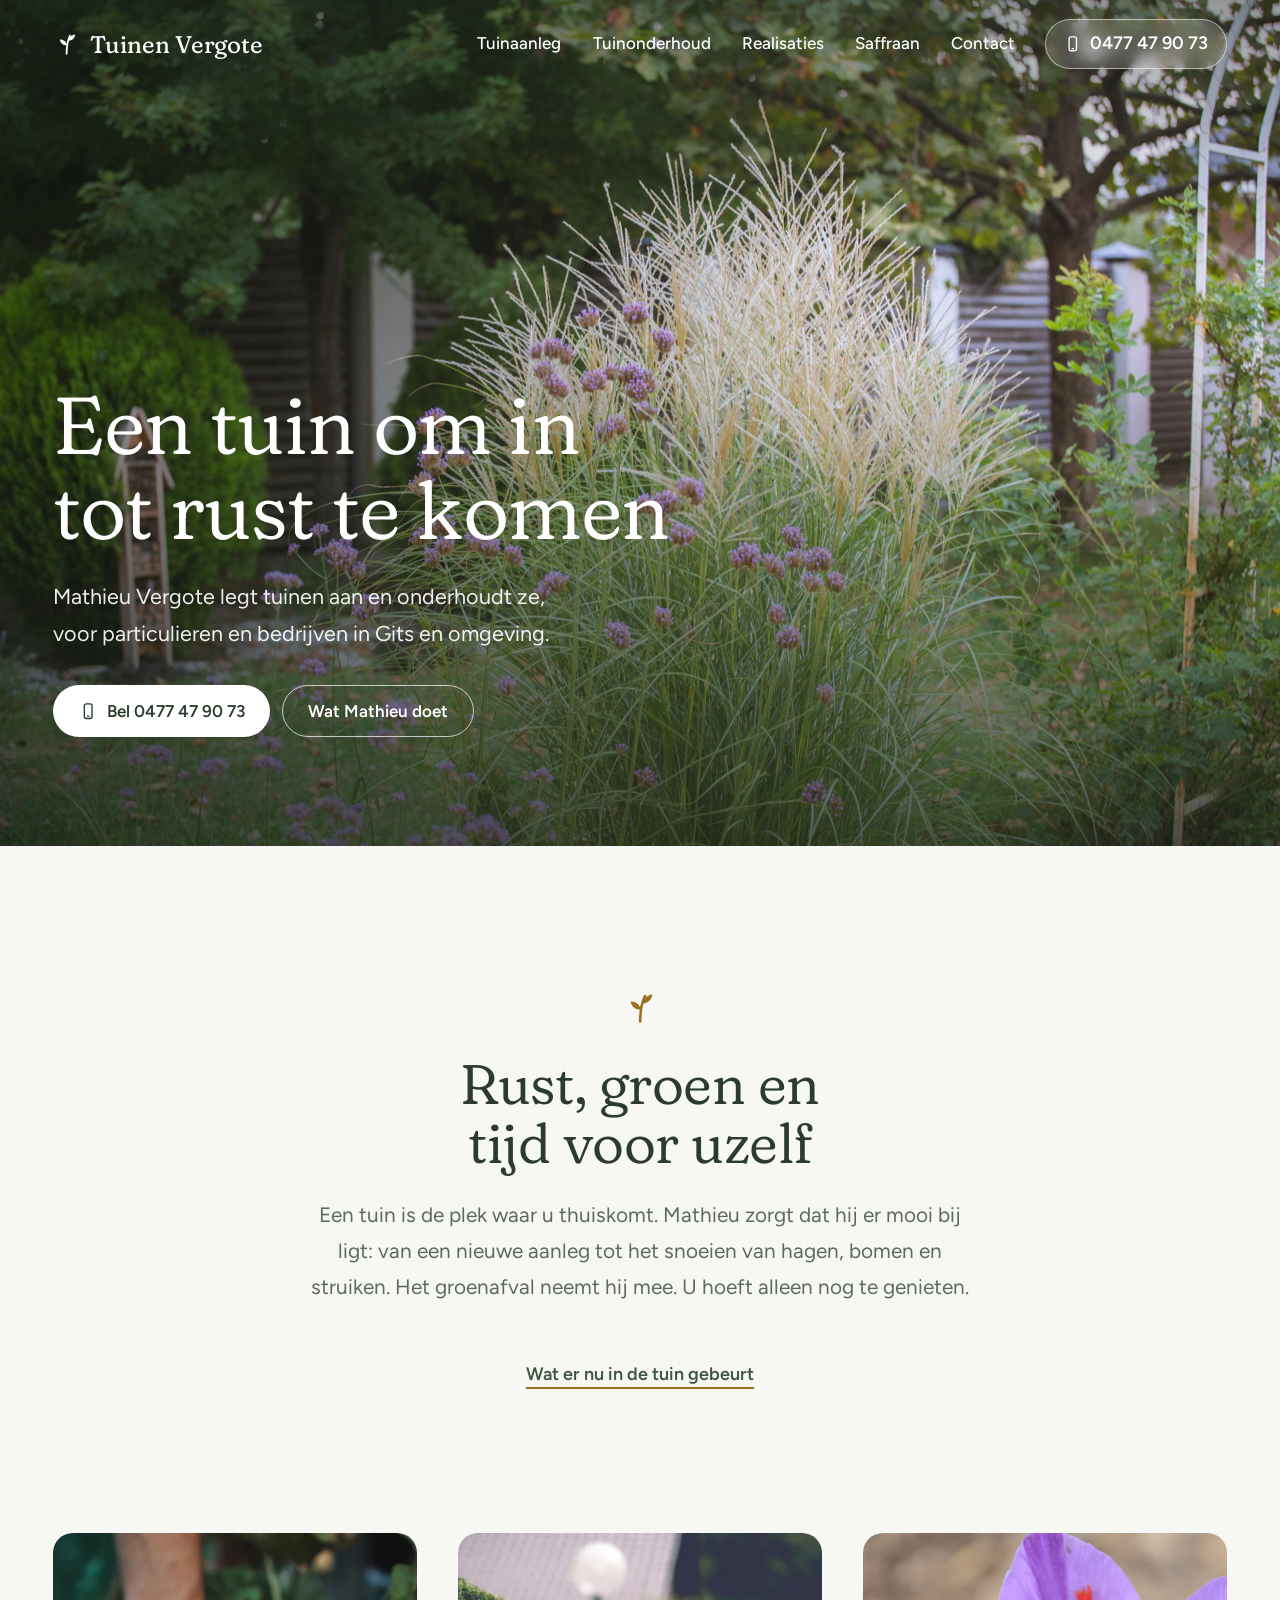
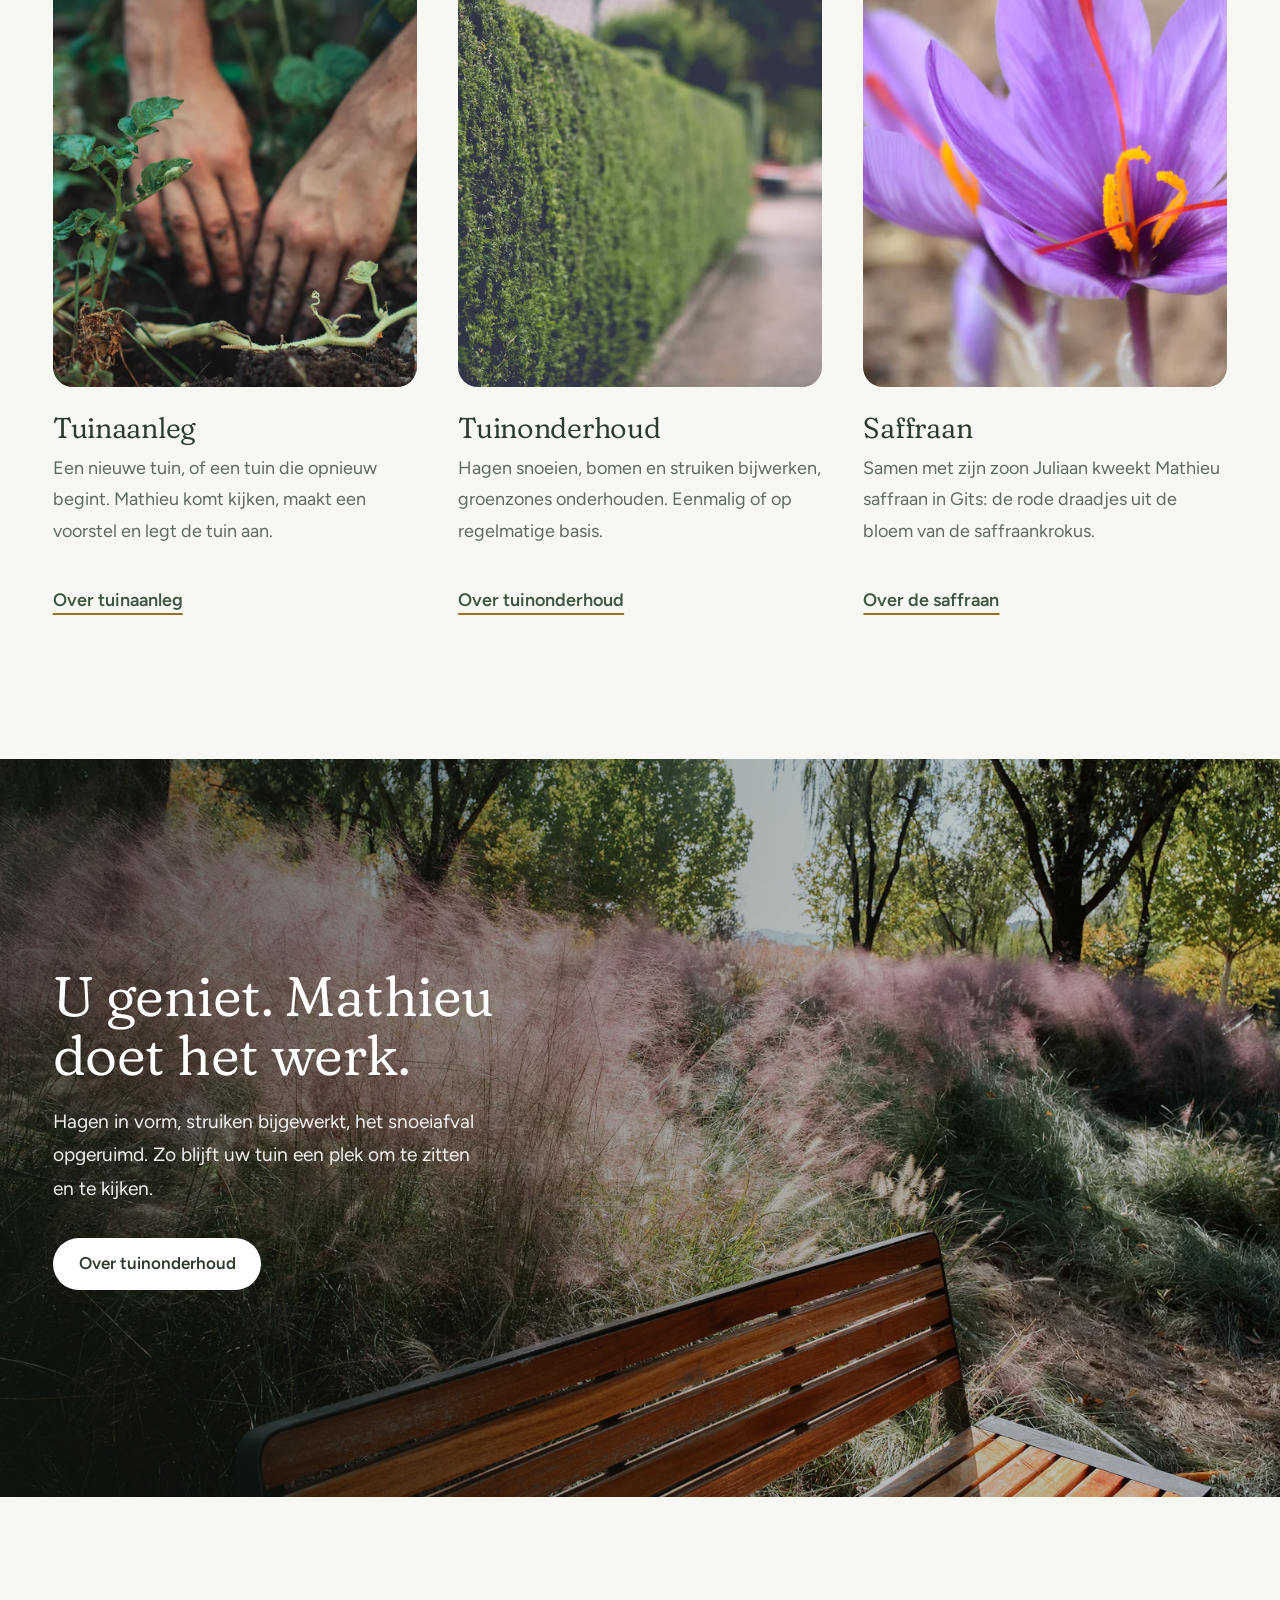
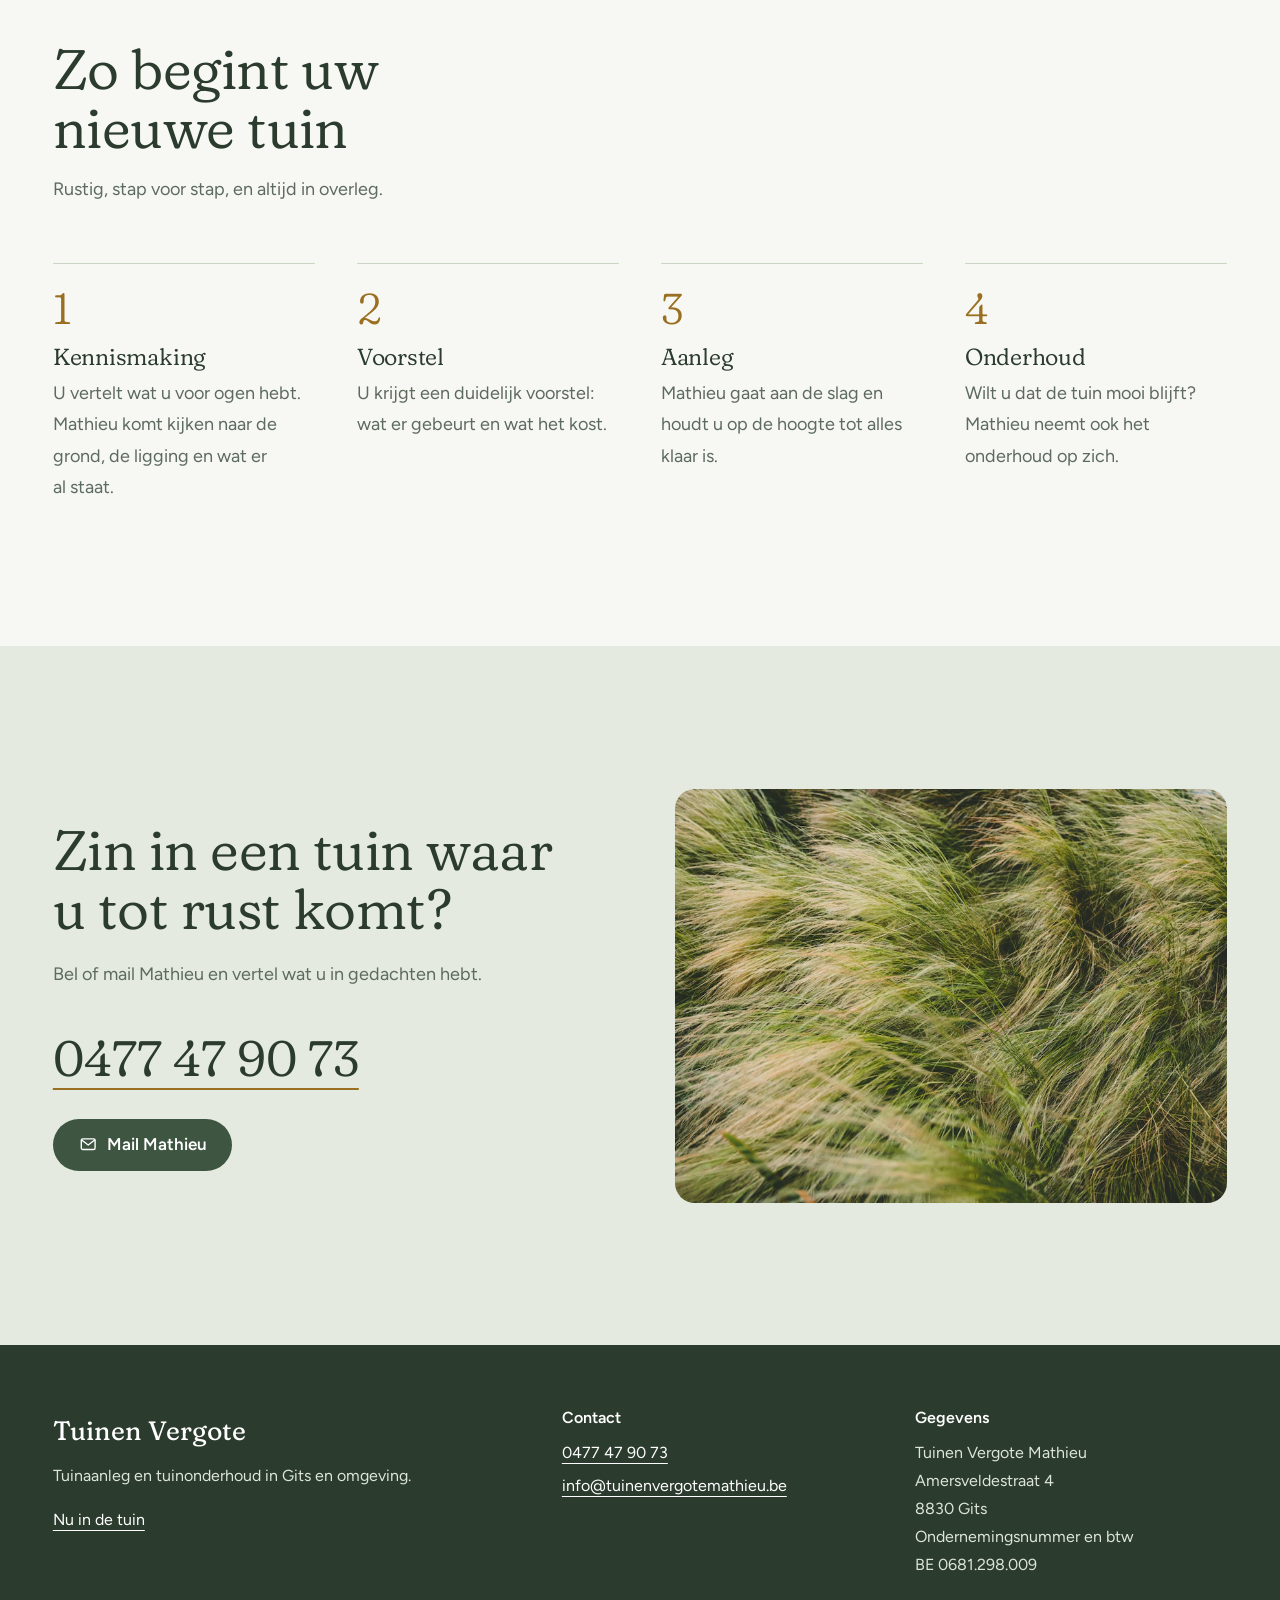
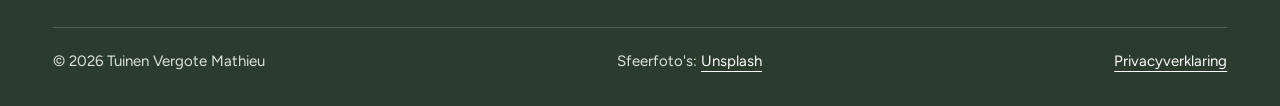
<file: index.html>
<!doctype html>
<html lang="nl-BE">
<head>
<meta charset="utf-8">
<meta name="viewport" content="width=device-width, initial-scale=1">
<title>Tuinen Vergote Mathieu | Tuinaanleg en tuinonderhoud in Gits</title>
<meta name="description" content="Tuinen Vergote Mathieu uit Gits legt tuinen aan en onderhoudt ze, voor particulieren en bedrijven. Hagen snoeien, bomen en struiken, groenzones en afvoer van groenafval.">
<link rel="canonical" href="https://www.tuinenvergotemathieu.be/">
<meta property="og:type" content="website">
<meta property="og:locale" content="nl_BE">
<meta property="og:site_name" content="Tuinen Vergote Mathieu">
<meta property="og:title" content="Tuinen Vergote Mathieu | Tuinaanleg en tuinonderhoud in Gits">
<meta property="og:description" content="Tuinen Vergote Mathieu uit Gits legt tuinen aan en onderhoudt ze, voor particulieren en bedrijven. Hagen snoeien, bomen en struiken, groenzones en afvoer van groenafval.">
<meta property="og:url" content="https://www.tuinenvergotemathieu.be/">
<meta name="theme-color" content="#2B3B2D">
<link rel="icon" href="assets/img/favicon.svg" type="image/svg+xml">
<link rel="preload" href="assets/fonts/fraunces.woff2" as="font" type="font/woff2" crossorigin>
<link rel="preload" href="assets/fonts/figtree.woff2" as="font" type="font/woff2" crossorigin>
<link rel="preload" as="image" type="image/webp" imagesrcset="assets/img/photos/tuin-grassen-960.webp 960w, assets/img/photos/tuin-grassen-1920.webp 1920w" imagesizes="100vw" fetchpriority="high">
<link rel="stylesheet" href="assets/css/style.css">
<script type="application/ld+json">{"@context": "https://schema.org", "@type": "LocalBusiness", "name": "Tuinen Vergote Mathieu", "description": "Tuinaanleg en tuinonderhoud in Gits en omgeving.", "url": "https://www.tuinenvergotemathieu.be/", "telephone": "+32477479073", "email": "info@tuinenvergotemathieu.be", "vatID": "BE0681298009", "address": {"@type": "PostalAddress", "streetAddress": "Amersveldestraat 4", "postalCode": "8830", "addressLocality": "Gits", "addressCountry": "BE"}}</script>
</head>
<body>
<a class="skip-link" href="#inhoud">Naar de inhoud</a>
<header class="site-header site-header--over">
  <div class="wrap header-inner">
    <a class="brand" href="./"><svg viewBox="0 0 24 24" aria-hidden="true" focusable="false"><path d="M12 21C12 15 12.5 10 15 5" fill="none" stroke="currentColor" stroke-width="1.6" stroke-linecap="round"/><path d="M12.4 13.5C9 13.6 6.6 11.6 6 8.4 9.4 8.3 11.8 10.3 12.4 13.5Z" fill="currentColor"/><path d="M13.6 9.6C14 6.5 16.4 4.4 19.6 4 19.3 7.2 16.9 9.3 13.6 9.6Z" fill="currentColor"/><g class="season season--kerst" fill="#C2352B"><circle cx="13.4" cy="15.4" r="2.1"/><circle cx="10.5" cy="16.6" r="2.1"/><circle cx="12.6" cy="18.9" r="2.1"/></g><g class="season season--nieuwjaar"><path d="M19.4 10.6l1.05 2.6 2.6 1.05-2.6 1.05-1.05 2.6-1.05-2.6-2.6-1.05 2.6-1.05z" fill="#E0B354"/></g></svg><span>Tuinen Vergote</span></a>
    <nav class="site-nav" aria-label="Hoofdmenu">
      <button class="menu-button" type="button" popovertarget="site-menu" popovertargetaction="toggle" aria-controls="site-menu"><svg viewBox="0 0 24 24" fill="none" stroke="currentColor" stroke-width="1.8" stroke-linecap="round" stroke-linejoin="round" aria-hidden="true" focusable="false"><path d="M4 8h16M4 16h16"/></svg><span>Menu</span></button>
      <ul id="site-menu" class="site-menu" popover="auto">
          <li><a href="tuinaanleg.html">Tuinaanleg</a></li>
          <li><a href="tuinonderhoud.html">Tuinonderhoud</a></li>
          <li><a href="realisaties.html">Realisaties</a></li>
          <li><a href="saffraan.html">Saffraan</a></li>
          <li><a href="contact.html">Contact</a></li>
      </ul>
    </nav>
    <a class="call" href="tel:+32477479073" aria-label="Bel Mathieu op 0477 47 90 73"><svg viewBox="0 0 24 24" fill="none" stroke="currentColor" stroke-width="1.8" stroke-linecap="round" stroke-linejoin="round" aria-hidden="true" focusable="false"><rect x="7" y="2.5" width="10" height="19" rx="2.5"/><path d="M11 18.5h2"/></svg><span class="call-number">0477 47 90 73</span></a>
  </div>
</header>
<main id="inhoud">
<section class="photo-hero hero">
  <img src="assets/img/photos/tuin-grassen-1920.webp" srcset="assets/img/photos/tuin-grassen-960.webp 960w, assets/img/photos/tuin-grassen-1920.webp 1920w" sizes="100vw" alt="" width="1920" height="1280" fetchpriority="high">
  <div class="wrap">
    <p class="season-pill" hidden><svg class="season season--kerst" viewBox="0 0 24 24" aria-hidden="true" focusable="false"><path d="M2.5 12.5c2.3-3.2 5.6-4.2 9.3-2.9-1.3 3.4-4.6 4.7-9.3 2.9z" fill="currentColor"/><path d="M21.5 12.5c-2.3-3.2-5.6-4.2-9.3-2.9 1.3 3.4 4.6 4.7 9.3 2.9z" fill="currentColor"/><g fill="#D9473A"><circle cx="12" cy="12.6" r="2.3"/><circle cx="9.6" cy="15" r="2.1"/><circle cx="14.4" cy="15" r="2.1"/></g></svg><svg class="season season--nieuwjaar" viewBox="0 0 24 24" aria-hidden="true" focusable="false"><path d="M12 2.5l2.2 6.3 6.3 2.2-6.3 2.2L12 19.5l-2.2-6.3L3.5 11l6.3-2.2z" fill="#E7BE5E"/></svg><span></span></p>
    <h1>Een tuin om in tot rust te komen</h1>
    <p>Mathieu Vergote legt tuinen aan en onderhoudt ze, voor particulieren en bedrijven in Gits en omgeving.</p>
    <div class="actions">
      <a class="button button--light" href="tel:+32477479073"><svg viewBox="0 0 24 24" fill="none" stroke="currentColor" stroke-width="1.8" stroke-linecap="round" stroke-linejoin="round" aria-hidden="true" focusable="false"><rect x="7" y="2.5" width="10" height="19" rx="2.5"/><path d="M11 18.5h2"/></svg>Bel 0477 47 90 73</a>
      <a class="button button--glass" href="#aanbod">Wat Mathieu doet</a>
    </div>
  </div>
</section>

<section class="section intro" aria-labelledby="intro-title">
  <div class="wrap">
    <div class="sprig"><svg viewBox="0 0 24 24" aria-hidden="true" focusable="false"><path d="M12 21C12 15 12.5 10 15 5" fill="none" stroke="currentColor" stroke-width="1.6" stroke-linecap="round"/><path d="M12.4 13.5C9 13.6 6.6 11.6 6 8.4 9.4 8.3 11.8 10.3 12.4 13.5Z" fill="currentColor"/><path d="M13.6 9.6C14 6.5 16.4 4.4 19.6 4 19.3 7.2 16.9 9.3 13.6 9.6Z" fill="currentColor"/></svg></div>
    <h2 id="intro-title">Rust, groen en tijd voor uzelf</h2>
    <p>Een tuin is de plek waar u thuiskomt. Mathieu zorgt dat hij er mooi bij ligt: van een nieuwe aanleg tot het snoeien van hagen, bomen en struiken. Het groenafval neemt hij mee. U hoeft alleen nog te genieten.</p>
    <a class="text-link" href="tuinjaar.html">Wat er nu in de tuin gebeurt</a>
  </div>
</section>

<section class="section" id="aanbod" aria-label="Wat Mathieu doet" style="padding-block-start:0">
  <div class="wrap offerings">
    <article class="offer">
      <img src="assets/img/photos/handen-planten-1000.webp" srcset="assets/img/photos/handen-planten-1000.webp 1000w" sizes="(max-width: 56rem) 100vw, 33vw" alt="" width="1000" height="667" loading="lazy" decoding="async">
      <h3>Tuinaanleg</h3>
      <p>Een nieuwe tuin, of een tuin die opnieuw begint. Mathieu komt kijken, maakt een voorstel en legt de tuin aan.</p>
      <a class="text-link" href="tuinaanleg.html">Over tuinaanleg</a>
    </article>
    <article class="offer">
      <img src="assets/img/photos/haag-1000.webp" srcset="assets/img/photos/haag-1000.webp 1000w" sizes="(max-width: 56rem) 100vw, 33vw" alt="" width="1000" height="667" loading="lazy" decoding="async">
      <h3>Tuinonderhoud</h3>
      <p>Hagen snoeien, bomen en struiken bijwerken, groenzones onderhouden. Eenmalig of op regelmatige basis.</p>
      <a class="text-link" href="tuinonderhoud.html">Over tuinonderhoud</a>
    </article>
    <article class="offer">
      <img src="assets/img/photos/saffraankrokus-1000.webp" srcset="assets/img/photos/saffraankrokus-1000.webp 1000w" sizes="(max-width: 56rem) 100vw, 33vw" alt="" width="1000" height="667" loading="lazy" decoding="async">
      <h3>Saffraan</h3>
      <p>Samen met zijn zoon Juliaan kweekt Mathieu saffraan in Gits: de rode draadjes uit de bloem van de saffraankrokus.</p>
      <a class="text-link" href="saffraan.html">Over de saffraan</a>
    </article>
  </div>
</section>

<section class="photo-hero band" aria-labelledby="band-title">
  <img src="assets/img/photos/bank-tussen-gras-1600.webp" srcset="assets/img/photos/bank-tussen-gras-960.webp 960w, assets/img/photos/bank-tussen-gras-1600.webp 1600w" sizes="100vw" alt="" width="1600" height="1067" loading="lazy" decoding="async">
  <div class="wrap">
    <h2 id="band-title">U geniet. Mathieu doet het werk.</h2>
    <p>Hagen in vorm, struiken bijgewerkt, het snoeiafval opgeruimd. Zo blijft uw tuin een plek om te zitten en te kijken.</p>
    <div class="actions">
      <a class="button button--light" href="tuinonderhoud.html">Over tuinonderhoud</a>
    </div>
  </div>
</section>

<section class="section" aria-labelledby="stappen-title">
  <div class="wrap">
    <div class="steps-head">
      <h2 id="stappen-title">Zo begint uw nieuwe tuin</h2>
      <p>Rustig, stap voor stap, en altijd in overleg.</p>
    </div>
    <ol class="steps">
      <li><h3>Kennismaking</h3><p>U vertelt wat u voor ogen hebt. Mathieu komt kijken naar de grond, de ligging en wat er al staat.</p></li>
      <li><h3>Voorstel</h3><p>U krijgt een duidelijk voorstel: wat er gebeurt en wat het kost.</p></li>
      <li><h3>Aanleg</h3><p>Mathieu gaat aan de slag en houdt u op de hoogte tot alles klaar is.</p></li>
      <li><h3>Onderhoud</h3><p>Wilt u dat de tuin mooi blijft? Mathieu neemt ook het onderhoud op zich.</p></li>
    </ol>
  </div>
</section>
<section class="section section--salie" aria-labelledby="contact-title">
  <div class="wrap contact-block">
    <div>
      <h2 id="contact-title">Zin in een tuin waar u tot rust komt?</h2>
      <p>Bel of mail Mathieu en vertel wat u in gedachten hebt.</p>
      <a class="big-phone" href="tel:+32477479073">0477 47 90 73</a>
      <div class="actions">
        <a class="button button--mos" href="mailto:info@tuinenvergotemathieu.be"><svg viewBox="0 0 24 24" fill="none" stroke="currentColor" stroke-width="1.8" stroke-linecap="round" stroke-linejoin="round" aria-hidden="true" focusable="false"><rect x="3" y="5" width="18" height="14" rx="2"/><path d="m3.5 6.5 8.5 6.5 8.5-6.5"/></svg>Mail Mathieu</a>
      </div>
    </div>
    <img src="assets/img/photos/grassen-wind-1600.webp" srcset="assets/img/photos/grassen-wind-960.webp 960w, assets/img/photos/grassen-wind-1600.webp 1600w" sizes="(max-width: 52rem) 100vw, 50vw" alt="" width="1600" height="1067" loading="lazy" decoding="async">
  </div>
</section>
</main>
<footer class="site-footer">
  <div class="wrap">
    <div class="footer-grid">
      <div>
        <p class="footer-name">Tuinen Vergote</p>
        <p>Tuinaanleg en tuinonderhoud in Gits en omgeving.</p>
        <p><a href="tuinjaar.html">Nu in de tuin</a></p>
        <p class="season-greeting" hidden></p>
      </div>
      <div>
        <h2>Contact</h2>
        <ul>
          <li><a href="tel:+32477479073">0477 47 90 73</a></li>
          <li><a href="mailto:info@tuinenvergotemathieu.be">info@tuinenvergotemathieu.be</a></li>
        </ul>
      </div>
      <div>
        <h2>Gegevens</h2>
        <address>Tuinen Vergote Mathieu<br>Amersveldestraat 4<br>8830 Gits</address>
        <p>Ondernemingsnummer en btw BE 0681.298.009</p>
      </div>
    </div>
    <div class="footer-bottom">
      <span>&copy; <span id="jaar">2026</span> Tuinen Vergote Mathieu</span>
      <span>Sfeerfoto's: <a href="https://unsplash.com" rel="noopener">Unsplash</a></span>
      <a href="privacy.html">Privacyverklaring</a>
    </div>
  </div>
</footer>
<script src="assets/js/site.js" defer></script>
</body>
</html>
</file>
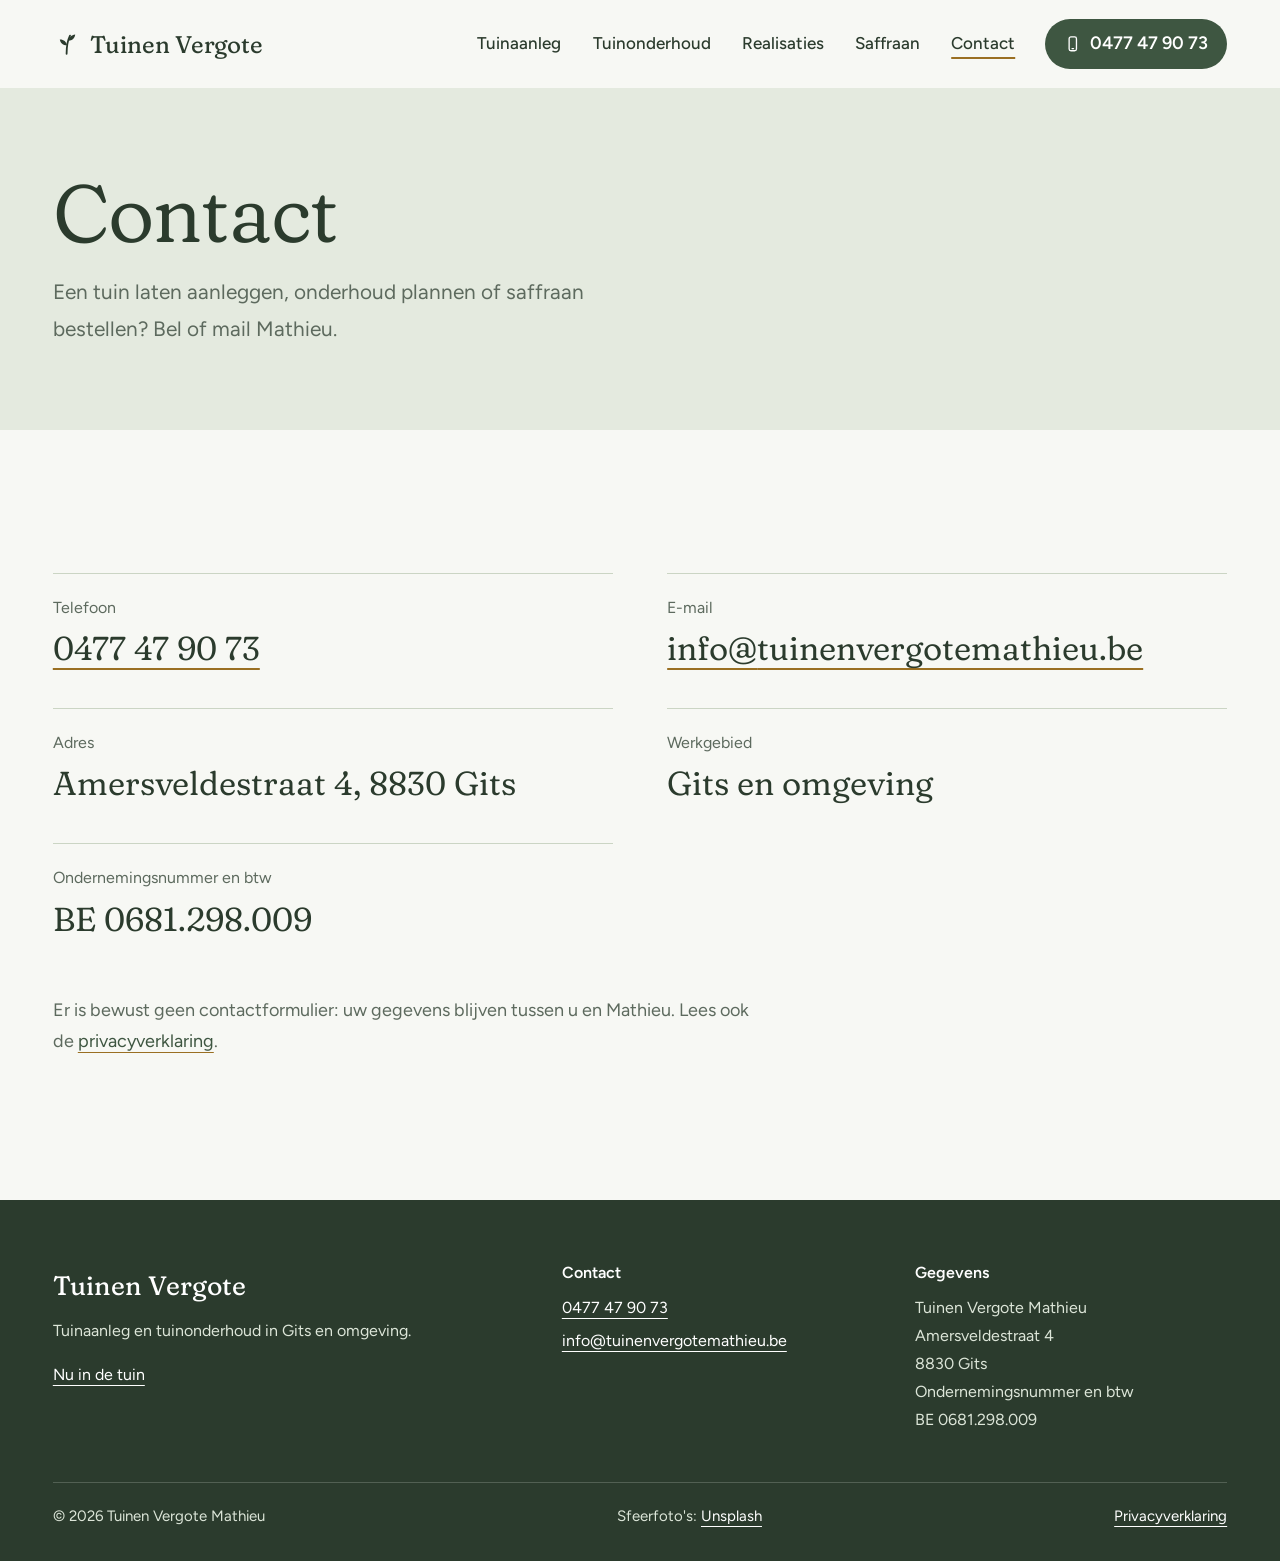
<file: contact.html>
<!doctype html>
<html lang="nl-BE">
<head>
<meta charset="utf-8">
<meta name="viewport" content="width=device-width, initial-scale=1">
<title>Contact | Tuinen Vergote Mathieu</title>
<meta name="description" content="Contacteer Tuinen Vergote Mathieu in Gits: telefoon 0477 47 90 73, e-mail info@tuinenvergotemathieu.be.">
<link rel="canonical" href="https://www.tuinenvergotemathieu.be/contact.html">
<meta property="og:type" content="website">
<meta property="og:locale" content="nl_BE">
<meta property="og:site_name" content="Tuinen Vergote Mathieu">
<meta property="og:title" content="Contact | Tuinen Vergote Mathieu">
<meta property="og:description" content="Contacteer Tuinen Vergote Mathieu in Gits: telefoon 0477 47 90 73, e-mail info@tuinenvergotemathieu.be.">
<meta property="og:url" content="https://www.tuinenvergotemathieu.be/contact.html">
<meta name="theme-color" content="#2B3B2D">
<link rel="icon" href="assets/img/favicon.svg" type="image/svg+xml">
<link rel="preload" href="assets/fonts/fraunces.woff2" as="font" type="font/woff2" crossorigin>
<link rel="preload" href="assets/fonts/figtree.woff2" as="font" type="font/woff2" crossorigin>
<link rel="stylesheet" href="assets/css/style.css">
</head>
<body>
<a class="skip-link" href="#inhoud">Naar de inhoud</a>
<header class="site-header">
  <div class="wrap header-inner">
    <a class="brand" href="./"><svg viewBox="0 0 24 24" aria-hidden="true" focusable="false"><path d="M12 21C12 15 12.5 10 15 5" fill="none" stroke="currentColor" stroke-width="1.6" stroke-linecap="round"/><path d="M12.4 13.5C9 13.6 6.6 11.6 6 8.4 9.4 8.3 11.8 10.3 12.4 13.5Z" fill="currentColor"/><path d="M13.6 9.6C14 6.5 16.4 4.4 19.6 4 19.3 7.2 16.9 9.3 13.6 9.6Z" fill="currentColor"/><g class="season season--kerst" fill="#C2352B"><circle cx="13.4" cy="15.4" r="2.1"/><circle cx="10.5" cy="16.6" r="2.1"/><circle cx="12.6" cy="18.9" r="2.1"/></g><g class="season season--nieuwjaar"><path d="M19.4 10.6l1.05 2.6 2.6 1.05-2.6 1.05-1.05 2.6-1.05-2.6-2.6-1.05 2.6-1.05z" fill="#E0B354"/></g></svg><span>Tuinen Vergote</span></a>
    <nav class="site-nav" aria-label="Hoofdmenu">
      <button class="menu-button" type="button" popovertarget="site-menu" popovertargetaction="toggle" aria-controls="site-menu"><svg viewBox="0 0 24 24" fill="none" stroke="currentColor" stroke-width="1.8" stroke-linecap="round" stroke-linejoin="round" aria-hidden="true" focusable="false"><path d="M4 8h16M4 16h16"/></svg><span>Menu</span></button>
      <ul id="site-menu" class="site-menu" popover="auto">
          <li><a href="tuinaanleg.html">Tuinaanleg</a></li>
          <li><a href="tuinonderhoud.html">Tuinonderhoud</a></li>
          <li><a href="realisaties.html">Realisaties</a></li>
          <li><a href="saffraan.html">Saffraan</a></li>
          <li><a href="contact.html" aria-current="page">Contact</a></li>
      </ul>
    </nav>
    <a class="call" href="tel:+32477479073" aria-label="Bel Mathieu op 0477 47 90 73"><svg viewBox="0 0 24 24" fill="none" stroke="currentColor" stroke-width="1.8" stroke-linecap="round" stroke-linejoin="round" aria-hidden="true" focusable="false"><rect x="7" y="2.5" width="10" height="19" rx="2.5"/><path d="M11 18.5h2"/></svg><span class="call-number">0477 47 90 73</span></a>
  </div>
</header>
<main id="inhoud">
<section class="page-head">
  <div class="wrap">
    <h1>Contact</h1>
    <p>Een tuin laten aanleggen, onderhoud plannen of saffraan bestellen? Bel of mail Mathieu.</p>
  </div>
</section>

<section class="section" aria-label="Contactgegevens">
  <div class="wrap">
    <dl class="facts">
      <div><dt>Telefoon</dt><dd><a href="tel:+32477479073">0477 47 90 73</a></dd></div>
      <div><dt>E-mail</dt><dd><a href="mailto:info@tuinenvergotemathieu.be">info@<wbr>tuinenvergotemathieu.be</a></dd></div>
      <div><dt>Adres</dt><dd>Amersveldestraat 4, 8830 Gits</dd></div>
      <div><dt>Werkgebied</dt><dd>Gits en omgeving</dd></div>
      <div><dt>Ondernemingsnummer en btw</dt><dd>BE 0681.298.009</dd></div>
    </dl>
    <p class="prose" style="margin-block-start:3.5rem;color:var(--muted)">Er is bewust geen contactformulier: uw gegevens blijven tussen u en Mathieu. Lees ook de <a href="privacy.html">privacyverklaring</a>.</p>
  </div>
</section>

</main>
<footer class="site-footer">
  <div class="wrap">
    <div class="footer-grid">
      <div>
        <p class="footer-name">Tuinen Vergote</p>
        <p>Tuinaanleg en tuinonderhoud in Gits en omgeving.</p>
        <p><a href="tuinjaar.html">Nu in de tuin</a></p>
        <p class="season-greeting" hidden></p>
      </div>
      <div>
        <h2>Contact</h2>
        <ul>
          <li><a href="tel:+32477479073">0477 47 90 73</a></li>
          <li><a href="mailto:info@tuinenvergotemathieu.be">info@tuinenvergotemathieu.be</a></li>
        </ul>
      </div>
      <div>
        <h2>Gegevens</h2>
        <address>Tuinen Vergote Mathieu<br>Amersveldestraat 4<br>8830 Gits</address>
        <p>Ondernemingsnummer en btw BE 0681.298.009</p>
      </div>
    </div>
    <div class="footer-bottom">
      <span>&copy; <span id="jaar">2026</span> Tuinen Vergote Mathieu</span>
      <span>Sfeerfoto's: <a href="https://unsplash.com" rel="noopener">Unsplash</a></span>
      <a href="privacy.html">Privacyverklaring</a>
    </div>
  </div>
</footer>
<script src="assets/js/site.js" defer></script>
</body>
</html>
</file>
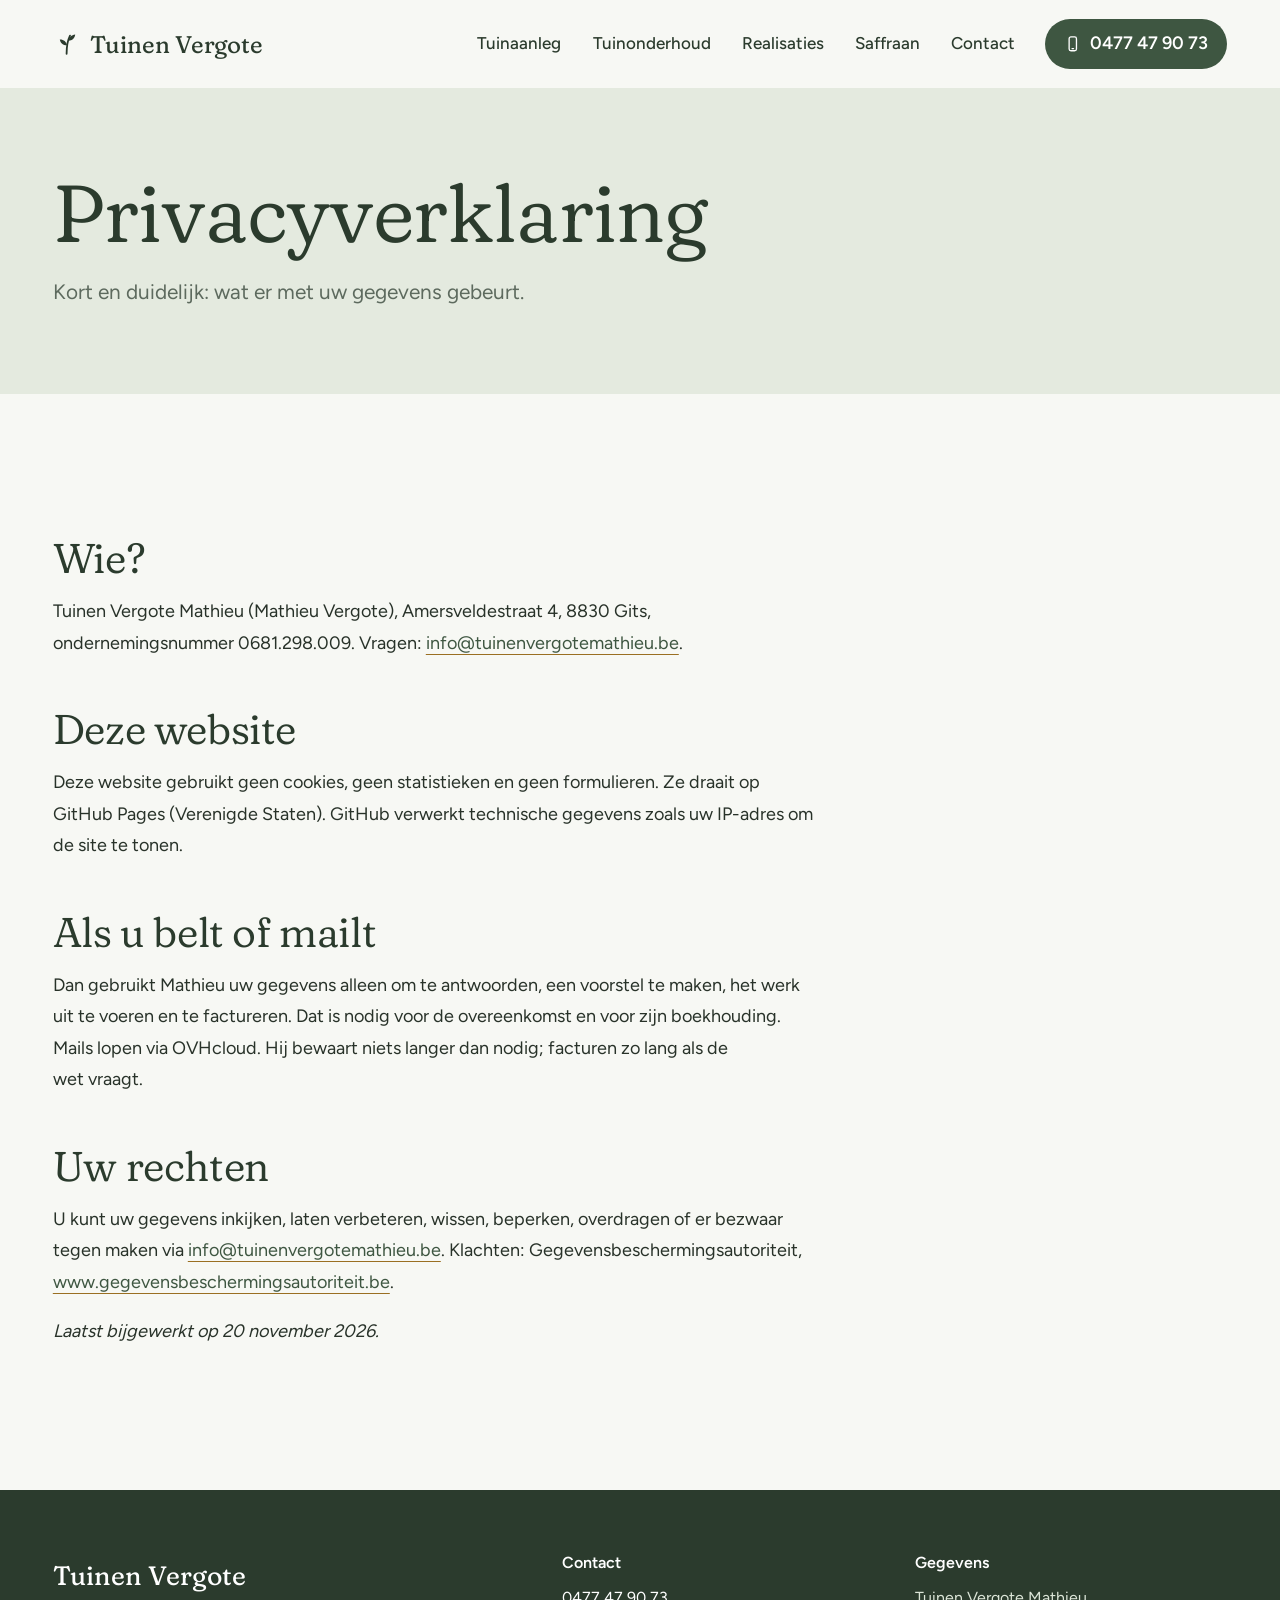
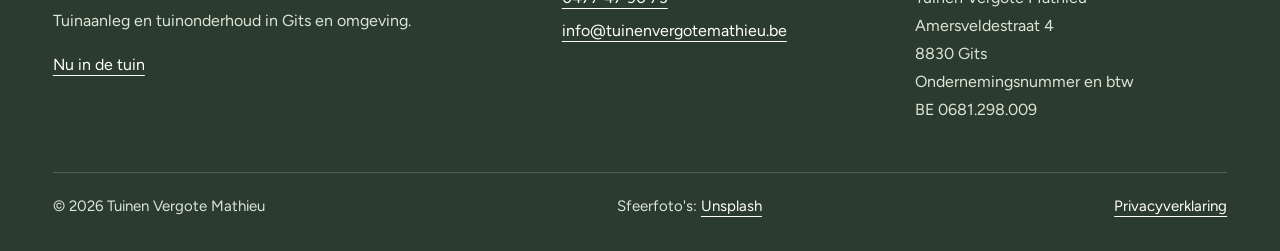
<file: privacy.html>
<!doctype html>
<html lang="nl-BE">
<head>
<meta charset="utf-8">
<meta name="viewport" content="width=device-width, initial-scale=1">
<title>Privacyverklaring | Tuinen Vergote Mathieu</title>
<meta name="description" content="Privacyverklaring van Tuinen Vergote Mathieu: geen cookies, geen statistieken, geen formulieren, en wat er gebeurt met uw gegevens als u belt of mailt.">
<link rel="canonical" href="https://www.tuinenvergotemathieu.be/privacy.html">
<meta property="og:type" content="website">
<meta property="og:locale" content="nl_BE">
<meta property="og:site_name" content="Tuinen Vergote Mathieu">
<meta property="og:title" content="Privacyverklaring | Tuinen Vergote Mathieu">
<meta property="og:description" content="Privacyverklaring van Tuinen Vergote Mathieu: geen cookies, geen statistieken, geen formulieren, en wat er gebeurt met uw gegevens als u belt of mailt.">
<meta property="og:url" content="https://www.tuinenvergotemathieu.be/privacy.html">
<meta name="theme-color" content="#2B3B2D">
<link rel="icon" href="assets/img/favicon.svg" type="image/svg+xml">
<link rel="preload" href="assets/fonts/fraunces.woff2" as="font" type="font/woff2" crossorigin>
<link rel="preload" href="assets/fonts/figtree.woff2" as="font" type="font/woff2" crossorigin>
<link rel="stylesheet" href="assets/css/style.css">
</head>
<body>
<a class="skip-link" href="#inhoud">Naar de inhoud</a>
<header class="site-header">
  <div class="wrap header-inner">
    <a class="brand" href="./"><svg viewBox="0 0 24 24" aria-hidden="true" focusable="false"><path d="M12 21C12 15 12.5 10 15 5" fill="none" stroke="currentColor" stroke-width="1.6" stroke-linecap="round"/><path d="M12.4 13.5C9 13.6 6.6 11.6 6 8.4 9.4 8.3 11.8 10.3 12.4 13.5Z" fill="currentColor"/><path d="M13.6 9.6C14 6.5 16.4 4.4 19.6 4 19.3 7.2 16.9 9.3 13.6 9.6Z" fill="currentColor"/><g class="season season--kerst" fill="#C2352B"><circle cx="13.4" cy="15.4" r="2.1"/><circle cx="10.5" cy="16.6" r="2.1"/><circle cx="12.6" cy="18.9" r="2.1"/></g><g class="season season--nieuwjaar"><path d="M19.4 10.6l1.05 2.6 2.6 1.05-2.6 1.05-1.05 2.6-1.05-2.6-2.6-1.05 2.6-1.05z" fill="#E0B354"/></g></svg><span>Tuinen Vergote</span></a>
    <nav class="site-nav" aria-label="Hoofdmenu">
      <button class="menu-button" type="button" popovertarget="site-menu" popovertargetaction="toggle" aria-controls="site-menu"><svg viewBox="0 0 24 24" fill="none" stroke="currentColor" stroke-width="1.8" stroke-linecap="round" stroke-linejoin="round" aria-hidden="true" focusable="false"><path d="M4 8h16M4 16h16"/></svg><span>Menu</span></button>
      <ul id="site-menu" class="site-menu" popover="auto">
          <li><a href="tuinaanleg.html">Tuinaanleg</a></li>
          <li><a href="tuinonderhoud.html">Tuinonderhoud</a></li>
          <li><a href="realisaties.html">Realisaties</a></li>
          <li><a href="saffraan.html">Saffraan</a></li>
          <li><a href="contact.html">Contact</a></li>
      </ul>
    </nav>
    <a class="call" href="tel:+32477479073" aria-label="Bel Mathieu op 0477 47 90 73"><svg viewBox="0 0 24 24" fill="none" stroke="currentColor" stroke-width="1.8" stroke-linecap="round" stroke-linejoin="round" aria-hidden="true" focusable="false"><rect x="7" y="2.5" width="10" height="19" rx="2.5"/><path d="M11 18.5h2"/></svg><span class="call-number">0477 47 90 73</span></a>
  </div>
</header>
<main id="inhoud">
<section class="page-head">
  <div class="wrap">
    <h1>Privacyverklaring</h1>
    <p>Kort en duidelijk: wat er met uw gegevens gebeurt.</p>
  </div>
</section>

<section class="section">
  <div class="wrap prose">
    <h2>Wie?</h2>
    <p>Tuinen Vergote Mathieu (Mathieu Vergote), Amersveldestraat 4, 8830 Gits, ondernemingsnummer 0681.298.009. Vragen: <a href="mailto:info@tuinenvergotemathieu.be">info@tuinenvergotemathieu.be</a>.</p>

    <h2>Deze website</h2>
    <p>Deze website gebruikt geen cookies, geen statistieken en geen formulieren. Ze draait op GitHub Pages (Verenigde Staten). GitHub verwerkt technische gegevens zoals uw IP-adres om de site te tonen.</p>

    <h2>Als u belt of mailt</h2>
    <p>Dan gebruikt Mathieu uw gegevens alleen om te antwoorden, een voorstel te maken, het werk uit te voeren en te factureren. Dat is nodig voor de overeenkomst en voor zijn boekhouding. Mails lopen via OVHcloud. Hij bewaart niets langer dan nodig; facturen zo lang als de wet vraagt.</p>

    <h2>Uw rechten</h2>
    <p>U kunt uw gegevens inkijken, laten verbeteren, wissen, beperken, overdragen of er bezwaar tegen maken via <a href="mailto:info@tuinenvergotemathieu.be">info@tuinenvergotemathieu.be</a>. Klachten: Gegevensbeschermingsautoriteit, <a href="https://www.gegevensbeschermingsautoriteit.be" rel="noopener">www.gegevensbeschermingsautoriteit.be</a>.</p>

    <p><em>Laatst bijgewerkt op 20 november 2026.</em></p>
  </div>
</section>

</main>
<footer class="site-footer">
  <div class="wrap">
    <div class="footer-grid">
      <div>
        <p class="footer-name">Tuinen Vergote</p>
        <p>Tuinaanleg en tuinonderhoud in Gits en omgeving.</p>
        <p><a href="tuinjaar.html">Nu in de tuin</a></p>
        <p class="season-greeting" hidden></p>
      </div>
      <div>
        <h2>Contact</h2>
        <ul>
          <li><a href="tel:+32477479073">0477 47 90 73</a></li>
          <li><a href="mailto:info@tuinenvergotemathieu.be">info@tuinenvergotemathieu.be</a></li>
        </ul>
      </div>
      <div>
        <h2>Gegevens</h2>
        <address>Tuinen Vergote Mathieu<br>Amersveldestraat 4<br>8830 Gits</address>
        <p>Ondernemingsnummer en btw BE 0681.298.009</p>
      </div>
    </div>
    <div class="footer-bottom">
      <span>&copy; <span id="jaar">2026</span> Tuinen Vergote Mathieu</span>
      <span>Sfeerfoto's: <a href="https://unsplash.com" rel="noopener">Unsplash</a></span>
      <a href="privacy.html">Privacyverklaring</a>
    </div>
  </div>
</footer>
<script src="assets/js/site.js" defer></script>
</body>
</html>
</file>
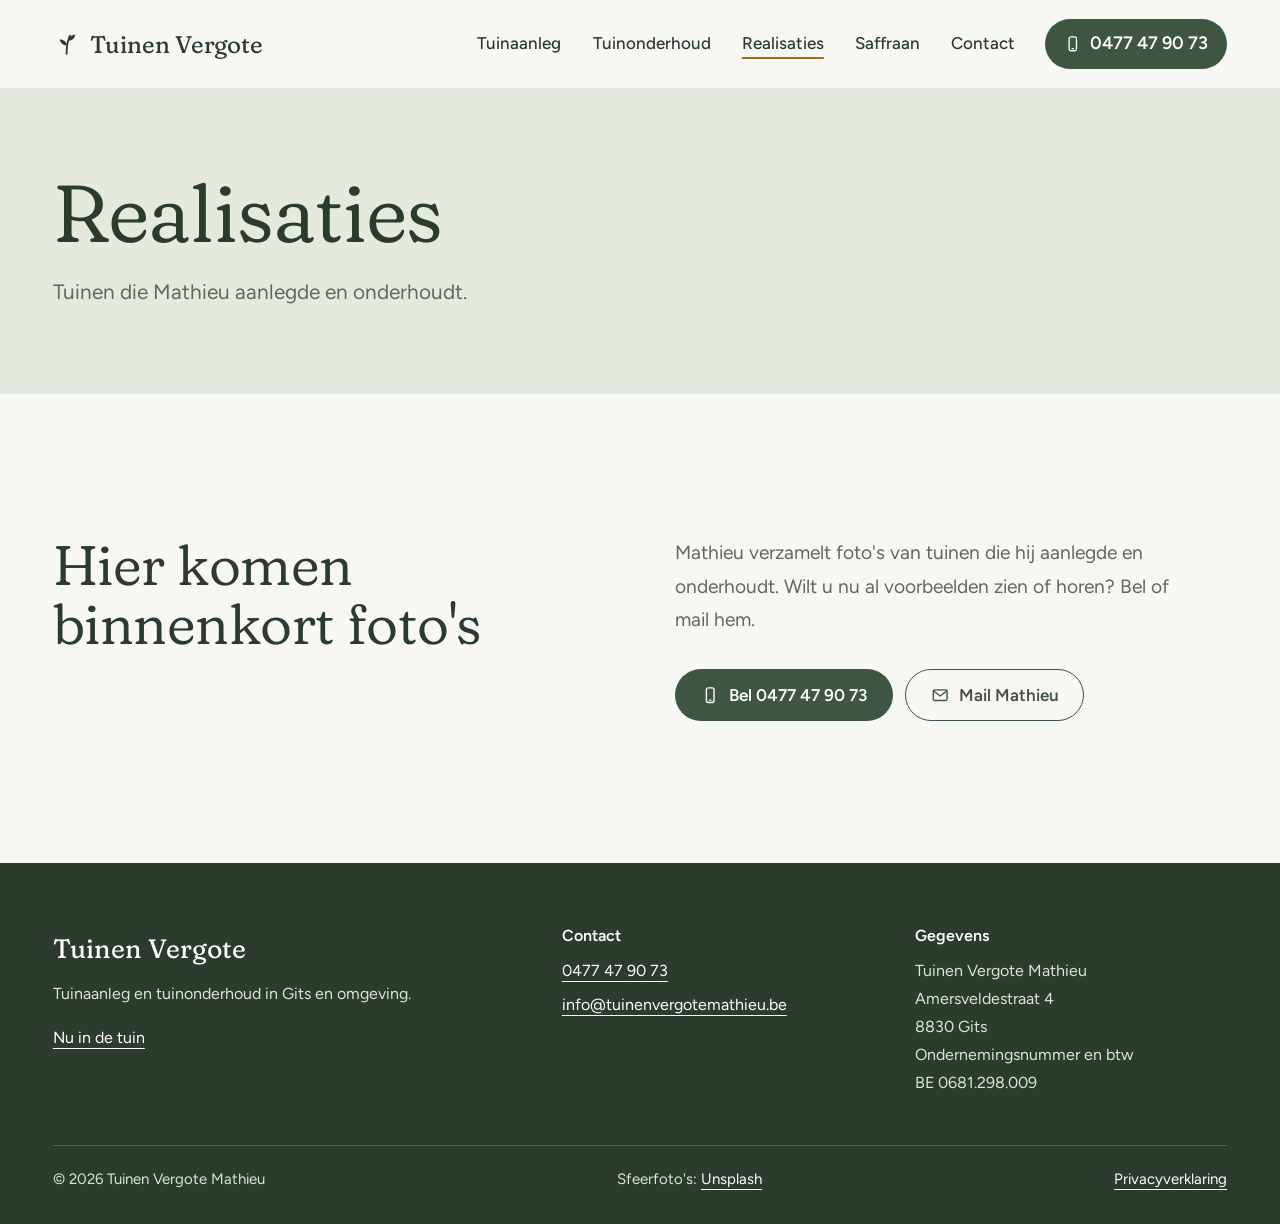
<file: realisaties.html>
<!doctype html>
<html lang="nl-BE">
<head>
<meta charset="utf-8">
<meta name="viewport" content="width=device-width, initial-scale=1">
<title>Realisaties | Tuinen Vergote Mathieu</title>
<meta name="description" content="Foto's van tuinen die Tuinen Vergote Mathieu aanlegde en onderhoudt.">
<link rel="canonical" href="https://www.tuinenvergotemathieu.be/realisaties.html">
<meta property="og:type" content="website">
<meta property="og:locale" content="nl_BE">
<meta property="og:site_name" content="Tuinen Vergote Mathieu">
<meta property="og:title" content="Realisaties | Tuinen Vergote Mathieu">
<meta property="og:description" content="Foto's van tuinen die Tuinen Vergote Mathieu aanlegde en onderhoudt.">
<meta property="og:url" content="https://www.tuinenvergotemathieu.be/realisaties.html">
<meta name="theme-color" content="#2B3B2D">
<link rel="icon" href="assets/img/favicon.svg" type="image/svg+xml">
<link rel="preload" href="assets/fonts/fraunces.woff2" as="font" type="font/woff2" crossorigin>
<link rel="preload" href="assets/fonts/figtree.woff2" as="font" type="font/woff2" crossorigin>
<link rel="stylesheet" href="assets/css/style.css">
</head>
<body>
<a class="skip-link" href="#inhoud">Naar de inhoud</a>
<header class="site-header">
  <div class="wrap header-inner">
    <a class="brand" href="./"><svg viewBox="0 0 24 24" aria-hidden="true" focusable="false"><path d="M12 21C12 15 12.5 10 15 5" fill="none" stroke="currentColor" stroke-width="1.6" stroke-linecap="round"/><path d="M12.4 13.5C9 13.6 6.6 11.6 6 8.4 9.4 8.3 11.8 10.3 12.4 13.5Z" fill="currentColor"/><path d="M13.6 9.6C14 6.5 16.4 4.4 19.6 4 19.3 7.2 16.9 9.3 13.6 9.6Z" fill="currentColor"/><g class="season season--kerst" fill="#C2352B"><circle cx="13.4" cy="15.4" r="2.1"/><circle cx="10.5" cy="16.6" r="2.1"/><circle cx="12.6" cy="18.9" r="2.1"/></g><g class="season season--nieuwjaar"><path d="M19.4 10.6l1.05 2.6 2.6 1.05-2.6 1.05-1.05 2.6-1.05-2.6-2.6-1.05 2.6-1.05z" fill="#E0B354"/></g></svg><span>Tuinen Vergote</span></a>
    <nav class="site-nav" aria-label="Hoofdmenu">
      <button class="menu-button" type="button" popovertarget="site-menu" popovertargetaction="toggle" aria-controls="site-menu"><svg viewBox="0 0 24 24" fill="none" stroke="currentColor" stroke-width="1.8" stroke-linecap="round" stroke-linejoin="round" aria-hidden="true" focusable="false"><path d="M4 8h16M4 16h16"/></svg><span>Menu</span></button>
      <ul id="site-menu" class="site-menu" popover="auto">
          <li><a href="tuinaanleg.html">Tuinaanleg</a></li>
          <li><a href="tuinonderhoud.html">Tuinonderhoud</a></li>
          <li><a href="realisaties.html" aria-current="page">Realisaties</a></li>
          <li><a href="saffraan.html">Saffraan</a></li>
          <li><a href="contact.html">Contact</a></li>
      </ul>
    </nav>
    <a class="call" href="tel:+32477479073" aria-label="Bel Mathieu op 0477 47 90 73"><svg viewBox="0 0 24 24" fill="none" stroke="currentColor" stroke-width="1.8" stroke-linecap="round" stroke-linejoin="round" aria-hidden="true" focusable="false"><rect x="7" y="2.5" width="10" height="19" rx="2.5"/><path d="M11 18.5h2"/></svg><span class="call-number">0477 47 90 73</span></a>
  </div>
</header>
<main id="inhoud">
<section class="page-head">
  <div class="wrap">
    <h1>Realisaties</h1>
    <p>Tuinen die Mathieu aanlegde en onderhoudt.</p>
  </div>
</section>

<section class="section" aria-labelledby="fotos-title">
  <div class="wrap split">
    <h2 id="fotos-title">Hier komen binnenkort foto's</h2>
    <div>
      <p>Mathieu verzamelt foto's van tuinen die hij aanlegde en onderhoudt. Wilt u nu al voorbeelden zien of horen? Bel of mail hem.</p>
      <div class="actions">
        <a class="button button--mos" href="tel:+32477479073"><svg viewBox="0 0 24 24" fill="none" stroke="currentColor" stroke-width="1.8" stroke-linecap="round" stroke-linejoin="round" aria-hidden="true" focusable="false"><rect x="7" y="2.5" width="10" height="19" rx="2.5"/><path d="M11 18.5h2"/></svg>Bel 0477 47 90 73</a>
        <a class="button button--line" href="mailto:info@tuinenvergotemathieu.be"><svg viewBox="0 0 24 24" fill="none" stroke="currentColor" stroke-width="1.8" stroke-linecap="round" stroke-linejoin="round" aria-hidden="true" focusable="false"><rect x="3" y="5" width="18" height="14" rx="2"/><path d="m3.5 6.5 8.5 6.5 8.5-6.5"/></svg>Mail Mathieu</a>
      </div>
    </div>
    <!--
      Foto's toevoegen: zet ze in assets/img/realisaties/ (.webp, ongeveer 1600 px breed)
      en vervang deze sectie door:

      <section class="section" aria-label="Foto's">
        <div class="wrap gallery">
          <figure>
            <img src="assets/img/realisaties/voorbeeld.webp" alt="Korte beschrijving van de tuin" width="1600" height="1200" loading="lazy">
            <figcaption>Waar en wat, bv. "Nieuwe haag en borders, Gits"</figcaption>
          </figure>
        </div>
      </section>
    -->
  </div>
</section>

</main>
<footer class="site-footer">
  <div class="wrap">
    <div class="footer-grid">
      <div>
        <p class="footer-name">Tuinen Vergote</p>
        <p>Tuinaanleg en tuinonderhoud in Gits en omgeving.</p>
        <p><a href="tuinjaar.html">Nu in de tuin</a></p>
        <p class="season-greeting" hidden></p>
      </div>
      <div>
        <h2>Contact</h2>
        <ul>
          <li><a href="tel:+32477479073">0477 47 90 73</a></li>
          <li><a href="mailto:info@tuinenvergotemathieu.be">info@tuinenvergotemathieu.be</a></li>
        </ul>
      </div>
      <div>
        <h2>Gegevens</h2>
        <address>Tuinen Vergote Mathieu<br>Amersveldestraat 4<br>8830 Gits</address>
        <p>Ondernemingsnummer en btw BE 0681.298.009</p>
      </div>
    </div>
    <div class="footer-bottom">
      <span>&copy; <span id="jaar">2026</span> Tuinen Vergote Mathieu</span>
      <span>Sfeerfoto's: <a href="https://unsplash.com" rel="noopener">Unsplash</a></span>
      <a href="privacy.html">Privacyverklaring</a>
    </div>
  </div>
</footer>
<script src="assets/js/site.js" defer></script>
</body>
</html>
</file>
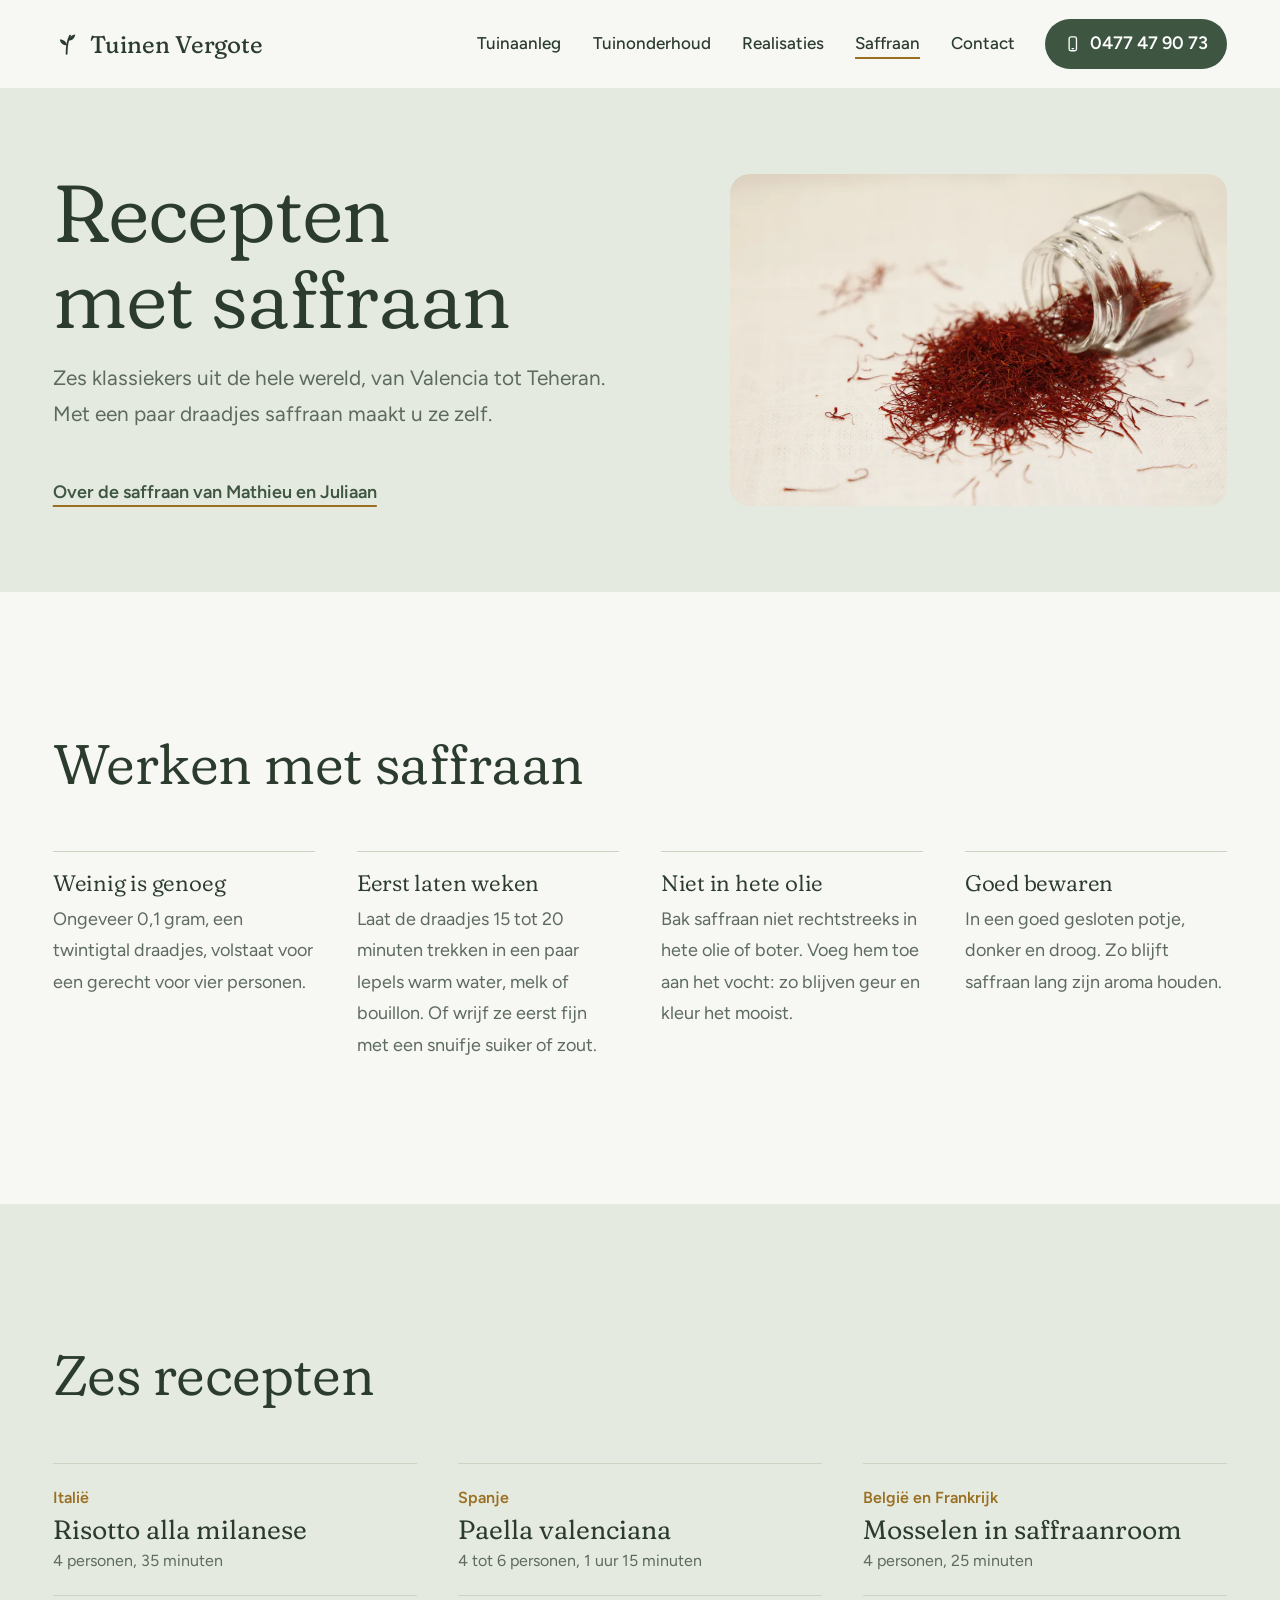
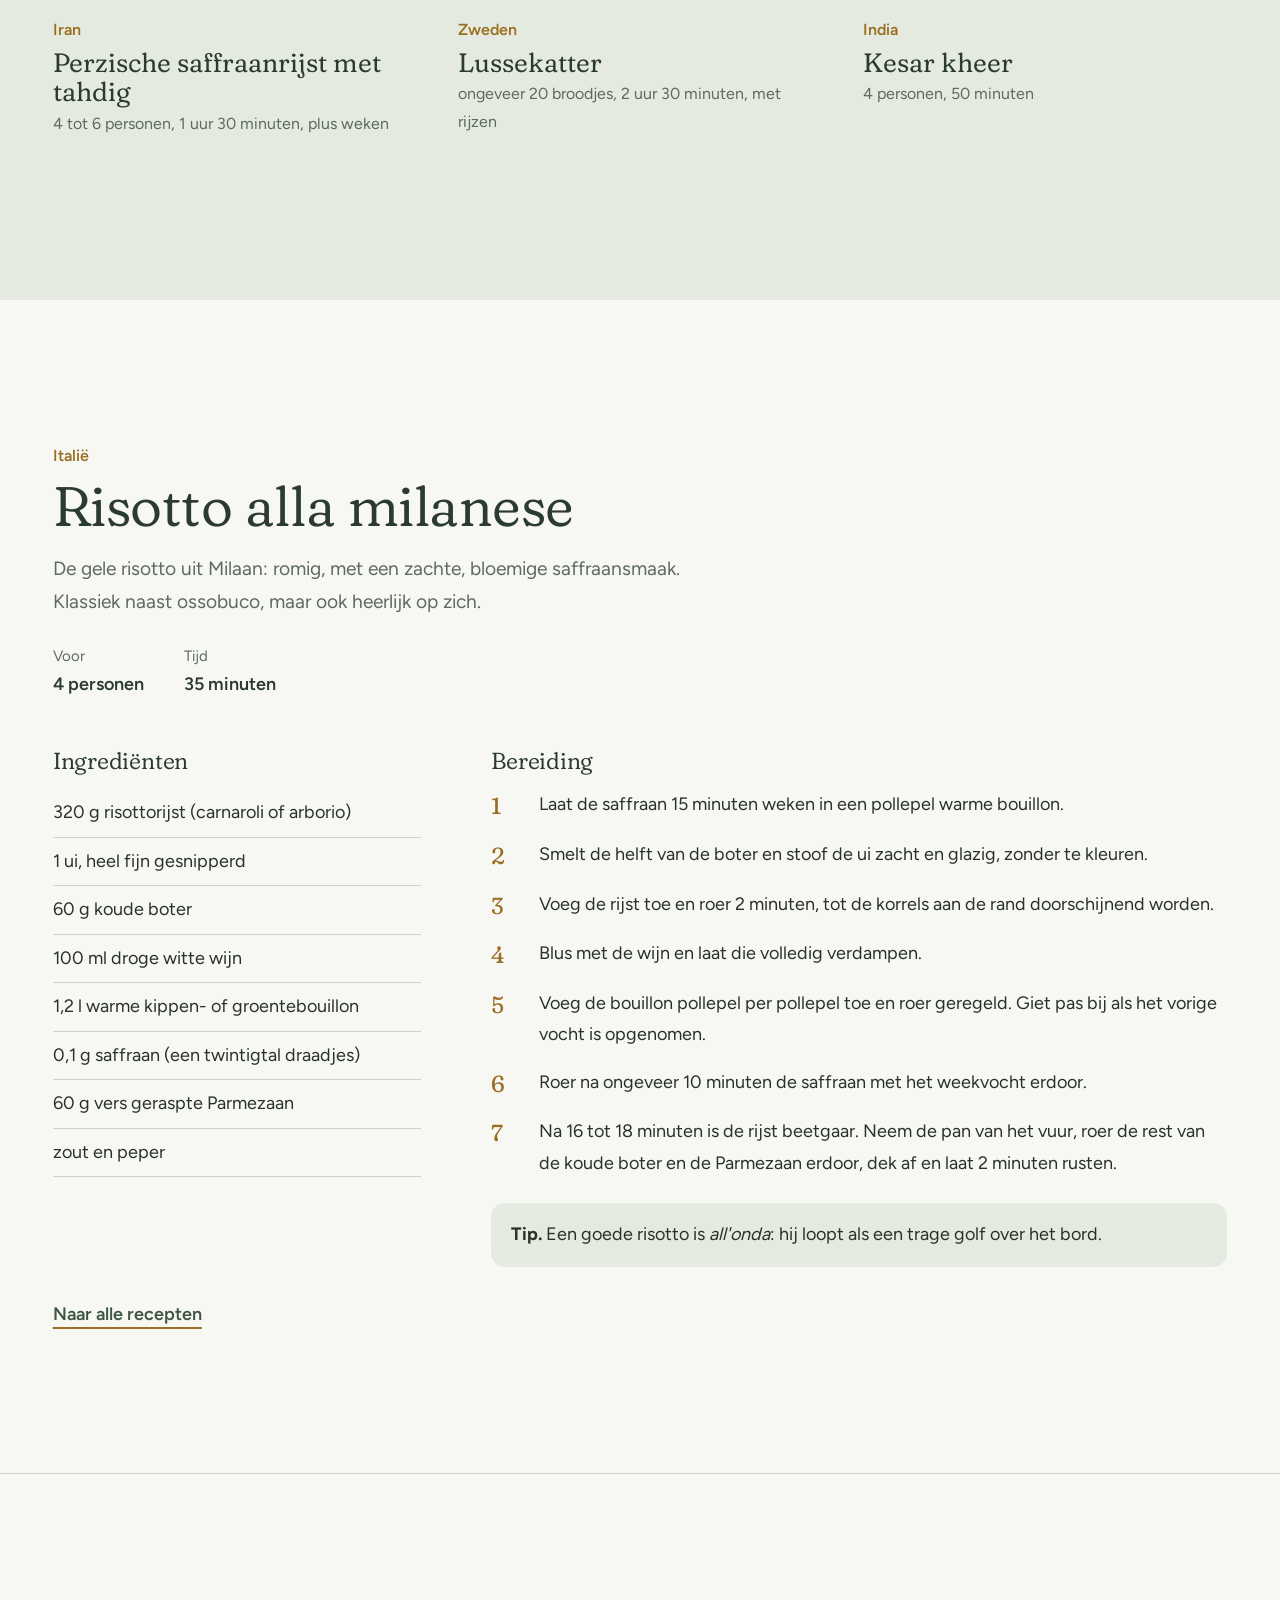
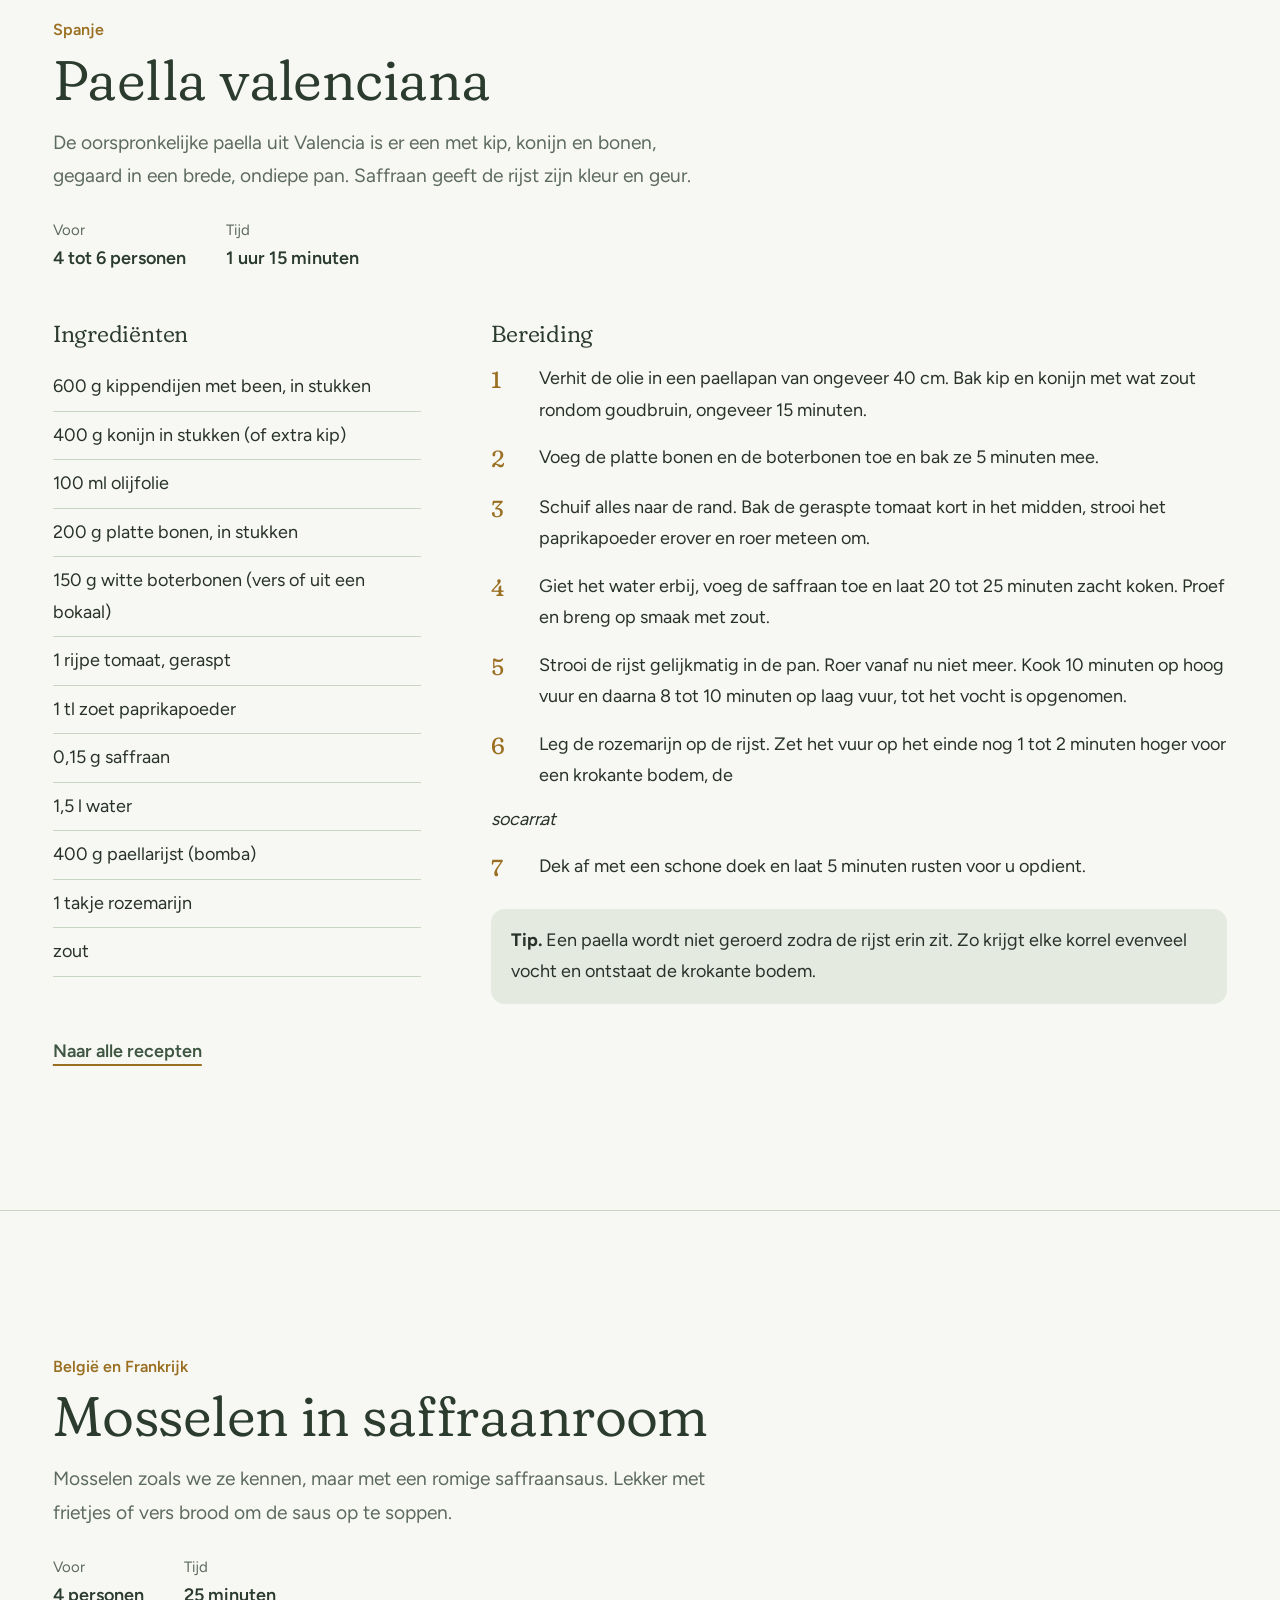
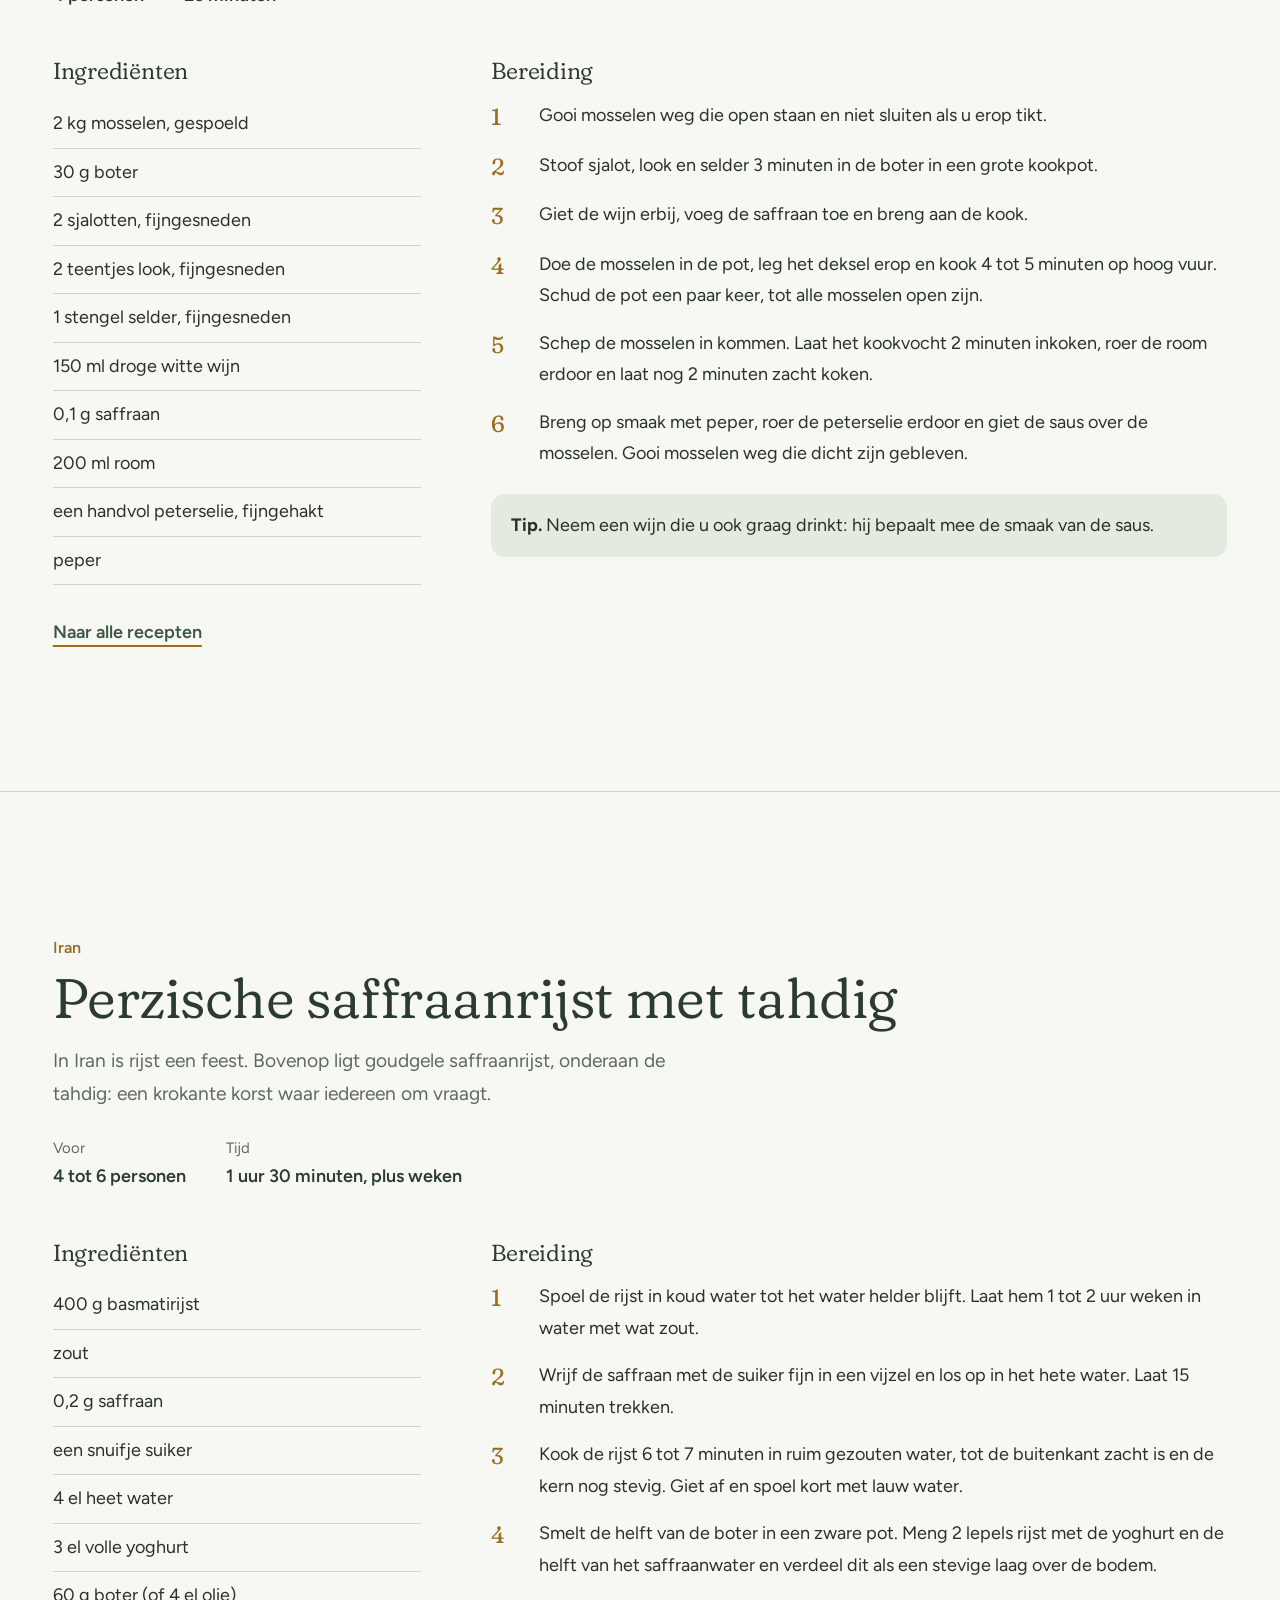
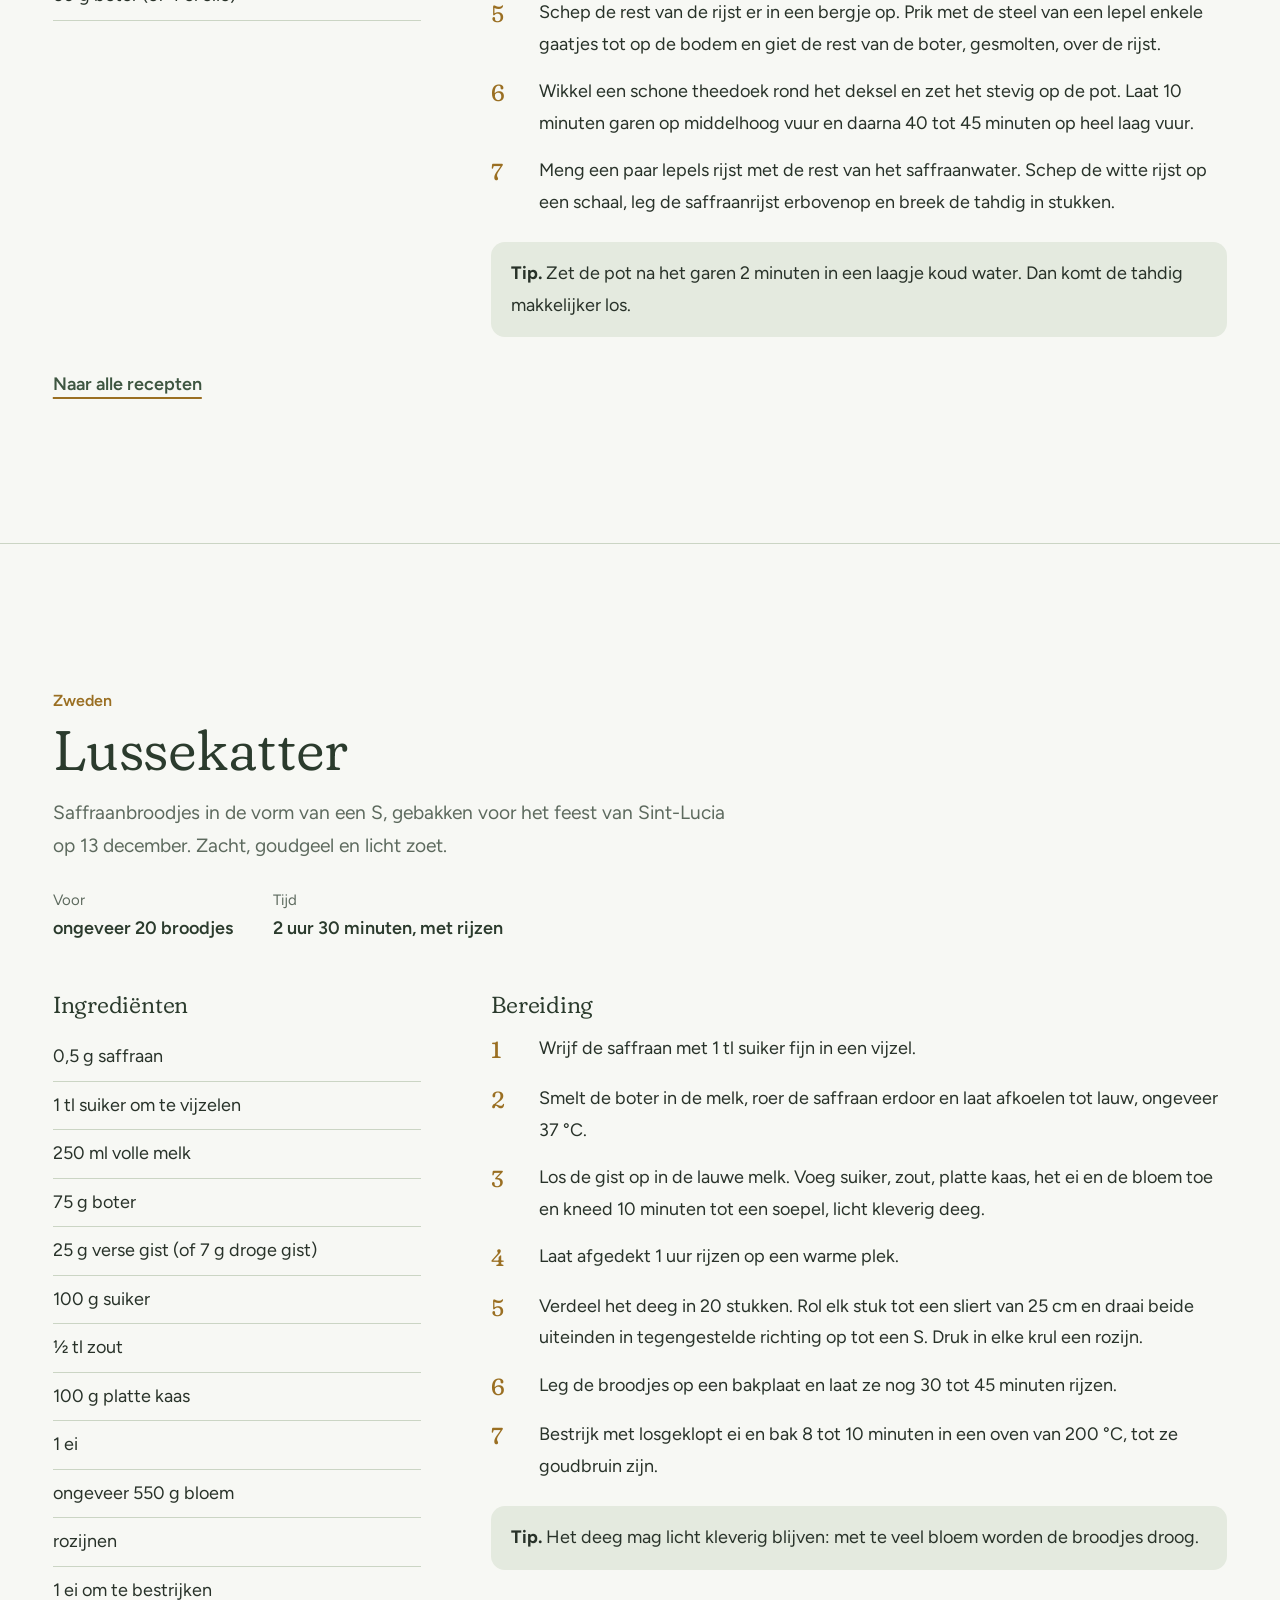
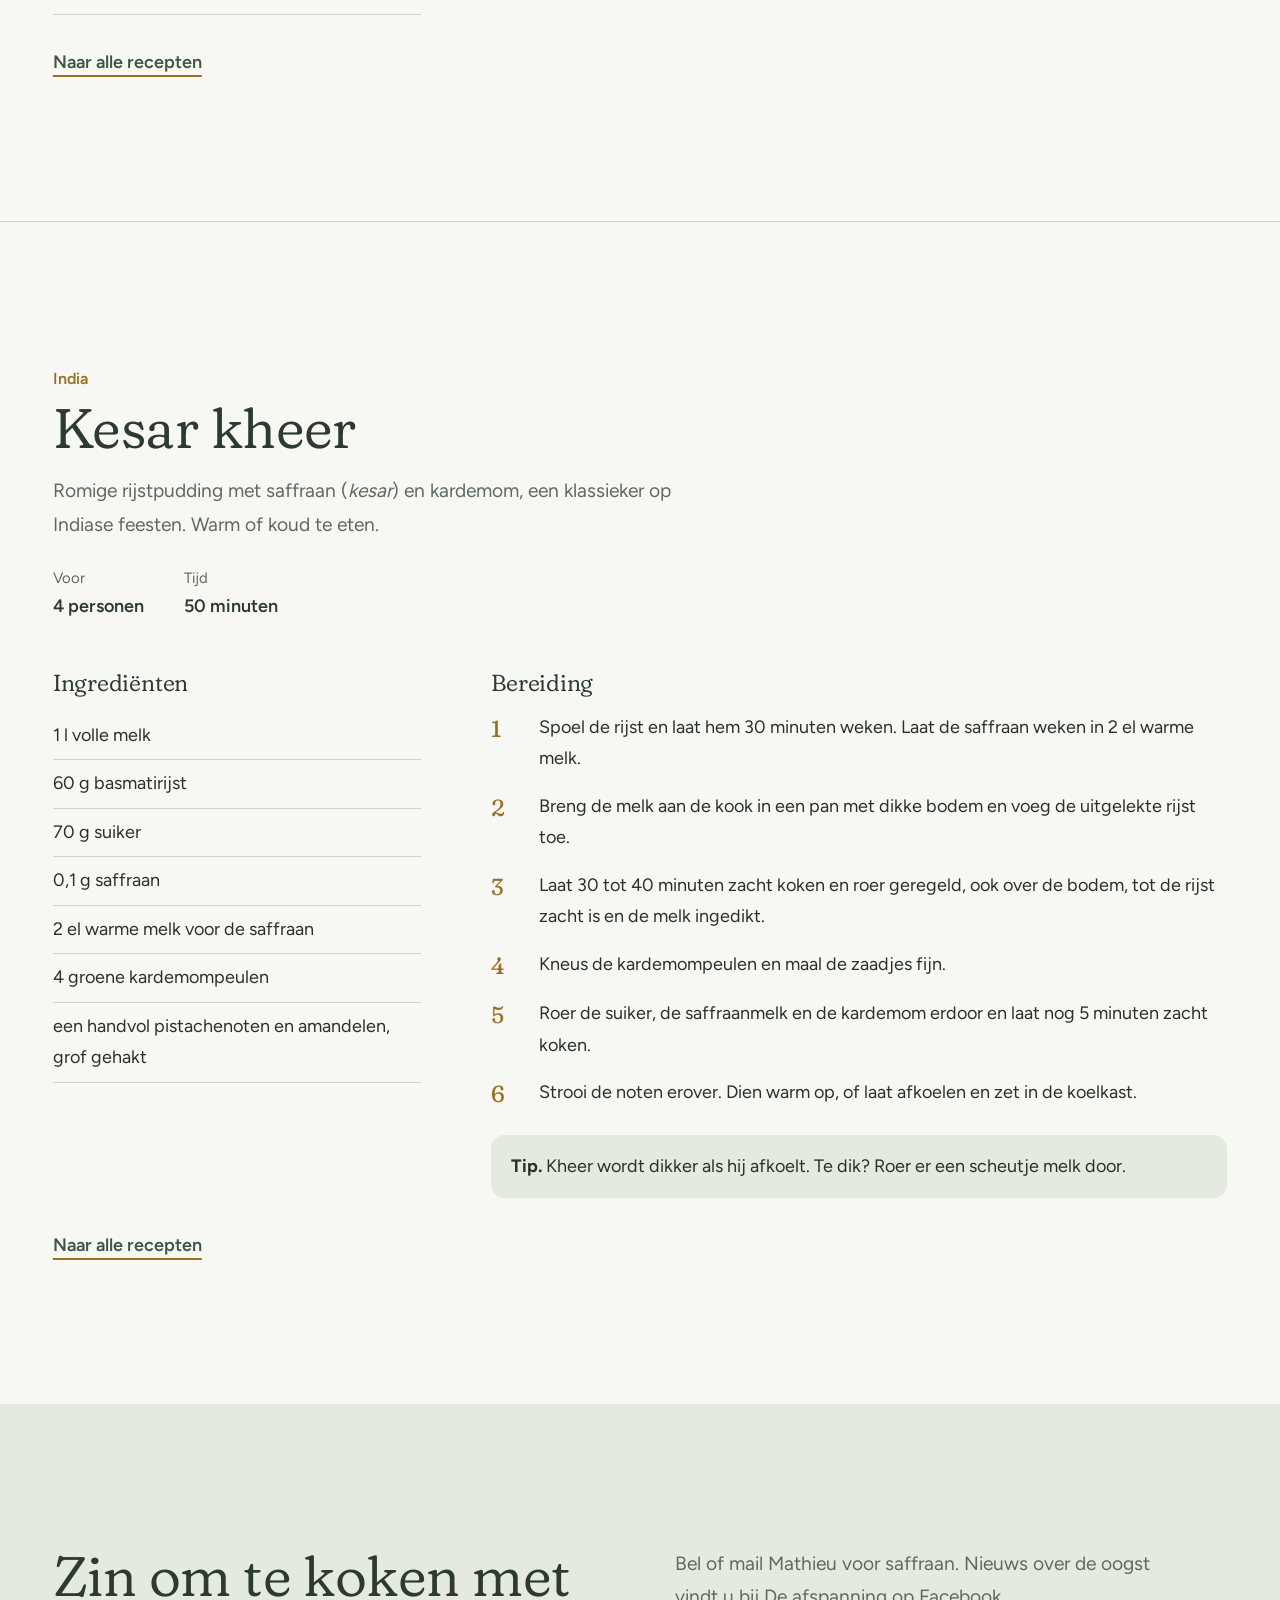
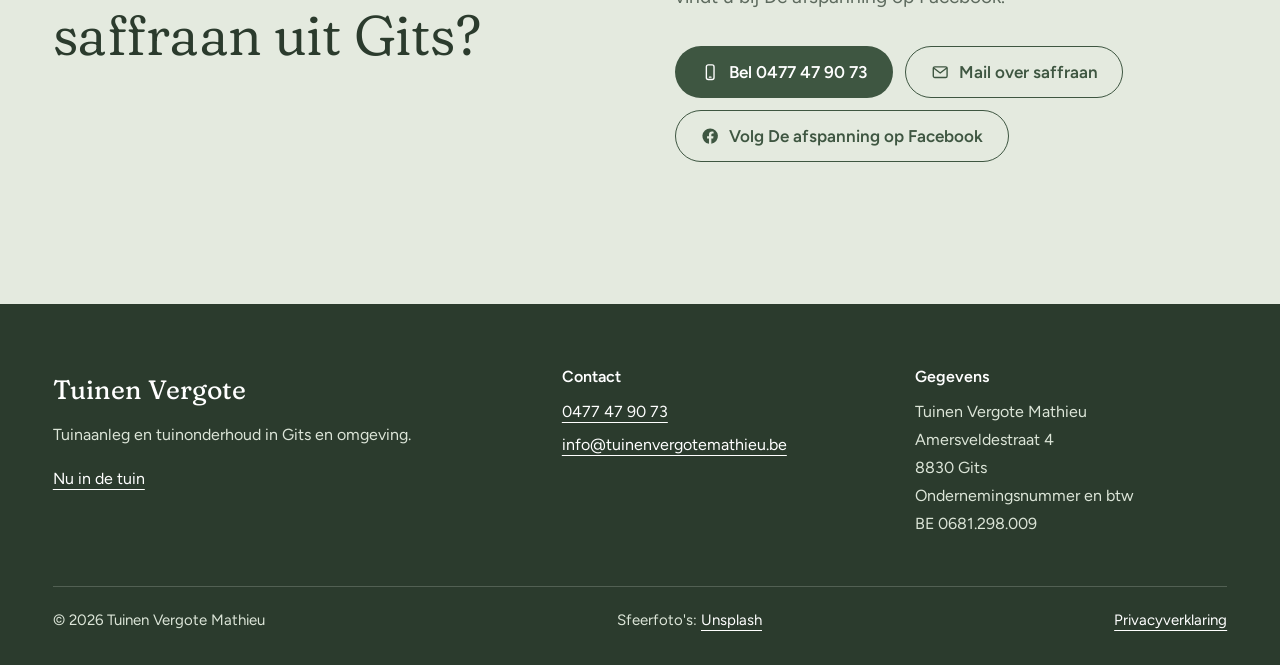
<file: recepten.html>
<!doctype html>
<html lang="nl-BE">
<head>
<meta charset="utf-8">
<meta name="viewport" content="width=device-width, initial-scale=1">
<title>Recepten met saffraan | Tuinen Vergote Mathieu</title>
<meta name="description" content="Zes klassieke recepten met saffraan: risotto alla milanese, paella valenciana, mosselen in saffraanroom, Perzische saffraanrijst, lussekatter en kesar kheer.">
<link rel="canonical" href="https://www.tuinenvergotemathieu.be/recepten.html">
<meta property="og:type" content="website">
<meta property="og:locale" content="nl_BE">
<meta property="og:site_name" content="Tuinen Vergote Mathieu">
<meta property="og:title" content="Recepten met saffraan | Tuinen Vergote Mathieu">
<meta property="og:description" content="Zes klassieke recepten met saffraan: risotto alla milanese, paella valenciana, mosselen in saffraanroom, Perzische saffraanrijst, lussekatter en kesar kheer.">
<meta property="og:url" content="https://www.tuinenvergotemathieu.be/recepten.html">
<meta name="theme-color" content="#2B3B2D">
<link rel="icon" href="assets/img/favicon.svg" type="image/svg+xml">
<link rel="preload" href="assets/fonts/fraunces.woff2" as="font" type="font/woff2" crossorigin>
<link rel="preload" href="assets/fonts/figtree.woff2" as="font" type="font/woff2" crossorigin>
<link rel="stylesheet" href="assets/css/style.css">
</head>
<body>
<a class="skip-link" href="#inhoud">Naar de inhoud</a>
<header class="site-header">
  <div class="wrap header-inner">
    <a class="brand" href="./"><svg viewBox="0 0 24 24" aria-hidden="true" focusable="false"><path d="M12 21C12 15 12.5 10 15 5" fill="none" stroke="currentColor" stroke-width="1.6" stroke-linecap="round"/><path d="M12.4 13.5C9 13.6 6.6 11.6 6 8.4 9.4 8.3 11.8 10.3 12.4 13.5Z" fill="currentColor"/><path d="M13.6 9.6C14 6.5 16.4 4.4 19.6 4 19.3 7.2 16.9 9.3 13.6 9.6Z" fill="currentColor"/><g class="season season--kerst" fill="#C2352B"><circle cx="13.4" cy="15.4" r="2.1"/><circle cx="10.5" cy="16.6" r="2.1"/><circle cx="12.6" cy="18.9" r="2.1"/></g><g class="season season--nieuwjaar"><path d="M19.4 10.6l1.05 2.6 2.6 1.05-2.6 1.05-1.05 2.6-1.05-2.6-2.6-1.05 2.6-1.05z" fill="#E0B354"/></g></svg><span>Tuinen Vergote</span></a>
    <nav class="site-nav" aria-label="Hoofdmenu">
      <button class="menu-button" type="button" popovertarget="site-menu" popovertargetaction="toggle" aria-controls="site-menu"><svg viewBox="0 0 24 24" fill="none" stroke="currentColor" stroke-width="1.8" stroke-linecap="round" stroke-linejoin="round" aria-hidden="true" focusable="false"><path d="M4 8h16M4 16h16"/></svg><span>Menu</span></button>
      <ul id="site-menu" class="site-menu" popover="auto">
          <li><a href="tuinaanleg.html">Tuinaanleg</a></li>
          <li><a href="tuinonderhoud.html">Tuinonderhoud</a></li>
          <li><a href="realisaties.html">Realisaties</a></li>
          <li><a href="saffraan.html" aria-current="page">Saffraan</a></li>
          <li><a href="contact.html">Contact</a></li>
      </ul>
    </nav>
    <a class="call" href="tel:+32477479073" aria-label="Bel Mathieu op 0477 47 90 73"><svg viewBox="0 0 24 24" fill="none" stroke="currentColor" stroke-width="1.8" stroke-linecap="round" stroke-linejoin="round" aria-hidden="true" focusable="false"><rect x="7" y="2.5" width="10" height="19" rx="2.5"/><path d="M11 18.5h2"/></svg><span class="call-number">0477 47 90 73</span></a>
  </div>
</header>
<main id="inhoud">
<section class="page-head page-head--split">
  <div class="wrap">
    <div>
      <h1>Recepten met saffraan</h1>
      <p>Zes klassiekers uit de hele wereld, van Valencia tot Teheran. Met een paar draadjes saffraan maakt u ze zelf.</p>
      <a class="text-link" href="saffraan.html">Over de saffraan van Mathieu en Juliaan</a>
    </div>
    <img src="assets/img/photos/saffraan-draadjes-1400.webp" srcset="assets/img/photos/saffraan-draadjes-800.webp 800w, assets/img/photos/saffraan-draadjes-1400.webp 1400w" sizes="(max-width: 52rem) 100vw, 40vw" alt="Saffraandraadjes naast een glazen potje" width="1400" height="933" fetchpriority="high">
  </div>
</section>

<section class="section" aria-labelledby="tips-title">
  <div class="wrap">
    <h2 id="tips-title" class="section-title">Werken met saffraan</h2>
    <ul class="tips">
      <li><h3>Weinig is genoeg</h3><p>Ongeveer 0,1 gram, een twintigtal draadjes, volstaat voor een gerecht voor vier personen.</p></li>
      <li><h3>Eerst laten weken</h3><p>Laat de draadjes 15 tot 20 minuten trekken in een paar lepels warm water, melk of bouillon. Of wrijf ze eerst fijn met een snuifje suiker of zout.</p></li>
      <li><h3>Niet in hete olie</h3><p>Bak saffraan niet rechtstreeks in hete olie of boter. Voeg hem toe aan het vocht: zo blijven geur en kleur het mooist.</p></li>
      <li><h3>Goed bewaren</h3><p>In een goed gesloten potje, donker en droog. Zo blijft saffraan lang zijn aroma houden.</p></li>
    </ul>
  </div>
</section>

<section class="section section--salie" id="overzicht" aria-labelledby="overzicht-title">
  <div class="wrap">
    <h2 id="overzicht-title" class="section-title">Zes recepten</h2>
    <ul class="recipe-index">
      <li><a href="#risotto-alla-milanese"><span class="recipe-land">Italië</span><span class="recipe-name">Risotto alla milanese</span><span class="recipe-meta">4 personen, 35 minuten</span></a></li>
      <li><a href="#paella-valenciana"><span class="recipe-land">Spanje</span><span class="recipe-name">Paella valenciana</span><span class="recipe-meta">4 tot 6 personen, 1 uur 15 minuten</span></a></li>
      <li><a href="#mosselen-in-saffraanroom"><span class="recipe-land">België en Frankrijk</span><span class="recipe-name">Mosselen in saffraanroom</span><span class="recipe-meta">4 personen, 25 minuten</span></a></li>
      <li><a href="#perzische-saffraanrijst"><span class="recipe-land">Iran</span><span class="recipe-name">Perzische saffraanrijst met tahdig</span><span class="recipe-meta">4 tot 6 personen, 1 uur 30 minuten, plus weken</span></a></li>
      <li><a href="#lussekatter"><span class="recipe-land">Zweden</span><span class="recipe-name">Lussekatter</span><span class="recipe-meta">ongeveer 20 broodjes, 2 uur 30 minuten, met rijzen</span></a></li>
      <li><a href="#kesar-kheer"><span class="recipe-land">India</span><span class="recipe-name">Kesar kheer</span><span class="recipe-meta">4 personen, 50 minuten</span></a></li>
    </ul>
  </div>
</section>

<article class="section recipe" id="risotto-alla-milanese" aria-labelledby="risotto-alla-milanese-titel">
  <div class="wrap">
    <p class="recipe-land">Italië</p>
    <h2 id="risotto-alla-milanese-titel">Risotto alla milanese</h2>
    <p class="recipe-intro">De gele risotto uit Milaan: romig, met een zachte, bloemige saffraansmaak. Klassiek naast ossobuco, maar ook heerlijk op zich.</p>
    <dl class="recipe-facts">
      <div><dt>Voor</dt><dd>4 personen</dd></div>
      <div><dt>Tijd</dt><dd>35 minuten</dd></div>
    </dl>
    <div class="recipe-body">
      <div class="recipe-ingredients">
        <h3>Ingrediënten</h3>
        <ul>
          <li>320 g risottorijst (carnaroli of arborio)</li>
          <li>1 ui, heel fijn gesnipperd</li>
          <li>60 g koude boter</li>
          <li>100 ml droge witte wijn</li>
          <li>1,2 l warme kippen- of groentebouillon</li>
          <li>0,1 g saffraan (een twintigtal draadjes)</li>
          <li>60 g vers geraspte Parmezaan</li>
          <li>zout en peper</li>
        </ul>
      </div>
      <div class="recipe-steps">
        <h3>Bereiding</h3>
        <ol>
          <li>Laat de saffraan 15 minuten weken in een pollepel warme bouillon.</li>
          <li>Smelt de helft van de boter en stoof de ui zacht en glazig, zonder te kleuren.</li>
          <li>Voeg de rijst toe en roer 2 minuten, tot de korrels aan de rand doorschijnend worden.</li>
          <li>Blus met de wijn en laat die volledig verdampen.</li>
          <li>Voeg de bouillon pollepel per pollepel toe en roer geregeld. Giet pas bij als het vorige vocht is opgenomen.</li>
          <li>Roer na ongeveer 10 minuten de saffraan met het weekvocht erdoor.</li>
          <li>Na 16 tot 18 minuten is de rijst beetgaar. Neem de pan van het vuur, roer de rest van de koude boter en de Parmezaan erdoor, dek af en laat 2 minuten rusten.</li>
        </ol>
        <p class="recipe-tip"><strong>Tip.</strong> Een goede risotto is <i lang="it">all'onda</i>: hij loopt als een trage golf over het bord.</p>
      </div>
    </div>
    <a class="text-link" href="#overzicht">Naar alle recepten</a>
  </div>
</article>
<article class="section recipe" id="paella-valenciana" aria-labelledby="paella-valenciana-titel">
  <div class="wrap">
    <p class="recipe-land">Spanje</p>
    <h2 id="paella-valenciana-titel">Paella valenciana</h2>
    <p class="recipe-intro">De oorspronkelijke paella uit Valencia is er een met kip, konijn en bonen, gegaard in een brede, ondiepe pan. Saffraan geeft de rijst zijn kleur en geur.</p>
    <dl class="recipe-facts">
      <div><dt>Voor</dt><dd>4 tot 6 personen</dd></div>
      <div><dt>Tijd</dt><dd>1 uur 15 minuten</dd></div>
    </dl>
    <div class="recipe-body">
      <div class="recipe-ingredients">
        <h3>Ingrediënten</h3>
        <ul>
          <li>600 g kippendijen met been, in stukken</li>
          <li>400 g konijn in stukken (of extra kip)</li>
          <li>100 ml olijfolie</li>
          <li>200 g platte bonen, in stukken</li>
          <li>150 g witte boterbonen (vers of uit een bokaal)</li>
          <li>1 rijpe tomaat, geraspt</li>
          <li>1 tl zoet paprikapoeder</li>
          <li>0,15 g saffraan</li>
          <li>1,5 l water</li>
          <li>400 g paellarijst (bomba)</li>
          <li>1 takje rozemarijn</li>
          <li>zout</li>
        </ul>
      </div>
      <div class="recipe-steps">
        <h3>Bereiding</h3>
        <ol>
          <li>Verhit de olie in een paellapan van ongeveer 40 cm. Bak kip en konijn met wat zout rondom goudbruin, ongeveer 15 minuten.</li>
          <li>Voeg de platte bonen en de boterbonen toe en bak ze 5 minuten mee.</li>
          <li>Schuif alles naar de rand. Bak de geraspte tomaat kort in het midden, strooi het paprikapoeder erover en roer meteen om.</li>
          <li>Giet het water erbij, voeg de saffraan toe en laat 20 tot 25 minuten zacht koken. Proef en breng op smaak met zout.</li>
          <li>Strooi de rijst gelijkmatig in de pan. Roer vanaf nu niet meer. Kook 10 minuten op hoog vuur en daarna 8 tot 10 minuten op laag vuur, tot het vocht is opgenomen.</li>
          <li>Leg de rozemarijn op de rijst. Zet het vuur op het einde nog 1 tot 2 minuten hoger voor een krokante bodem, de <i lang="es">socarrat</i>.</li>
          <li>Dek af met een schone doek en laat 5 minuten rusten voor u opdient.</li>
        </ol>
        <p class="recipe-tip"><strong>Tip.</strong> Een paella wordt niet geroerd zodra de rijst erin zit. Zo krijgt elke korrel evenveel vocht en ontstaat de krokante bodem.</p>
      </div>
    </div>
    <a class="text-link" href="#overzicht">Naar alle recepten</a>
  </div>
</article>
<article class="section recipe" id="mosselen-in-saffraanroom" aria-labelledby="mosselen-in-saffraanroom-titel">
  <div class="wrap">
    <p class="recipe-land">België en Frankrijk</p>
    <h2 id="mosselen-in-saffraanroom-titel">Mosselen in saffraanroom</h2>
    <p class="recipe-intro">Mosselen zoals we ze kennen, maar met een romige saffraansaus. Lekker met frietjes of vers brood om de saus op te soppen.</p>
    <dl class="recipe-facts">
      <div><dt>Voor</dt><dd>4 personen</dd></div>
      <div><dt>Tijd</dt><dd>25 minuten</dd></div>
    </dl>
    <div class="recipe-body">
      <div class="recipe-ingredients">
        <h3>Ingrediënten</h3>
        <ul>
          <li>2 kg mosselen, gespoeld</li>
          <li>30 g boter</li>
          <li>2 sjalotten, fijngesneden</li>
          <li>2 teentjes look, fijngesneden</li>
          <li>1 stengel selder, fijngesneden</li>
          <li>150 ml droge witte wijn</li>
          <li>0,1 g saffraan</li>
          <li>200 ml room</li>
          <li>een handvol peterselie, fijngehakt</li>
          <li>peper</li>
        </ul>
      </div>
      <div class="recipe-steps">
        <h3>Bereiding</h3>
        <ol>
          <li>Gooi mosselen weg die open staan en niet sluiten als u erop tikt.</li>
          <li>Stoof sjalot, look en selder 3 minuten in de boter in een grote kookpot.</li>
          <li>Giet de wijn erbij, voeg de saffraan toe en breng aan de kook.</li>
          <li>Doe de mosselen in de pot, leg het deksel erop en kook 4 tot 5 minuten op hoog vuur. Schud de pot een paar keer, tot alle mosselen open zijn.</li>
          <li>Schep de mosselen in kommen. Laat het kookvocht 2 minuten inkoken, roer de room erdoor en laat nog 2 minuten zacht koken.</li>
          <li>Breng op smaak met peper, roer de peterselie erdoor en giet de saus over de mosselen. Gooi mosselen weg die dicht zijn gebleven.</li>
        </ol>
        <p class="recipe-tip"><strong>Tip.</strong> Neem een wijn die u ook graag drinkt: hij bepaalt mee de smaak van de saus.</p>
      </div>
    </div>
    <a class="text-link" href="#overzicht">Naar alle recepten</a>
  </div>
</article>
<article class="section recipe" id="perzische-saffraanrijst" aria-labelledby="perzische-saffraanrijst-titel">
  <div class="wrap">
    <p class="recipe-land">Iran</p>
    <h2 id="perzische-saffraanrijst-titel">Perzische saffraanrijst met tahdig</h2>
    <p class="recipe-intro">In Iran is rijst een feest. Bovenop ligt goudgele saffraanrijst, onderaan de tahdig: een krokante korst waar iedereen om vraagt.</p>
    <dl class="recipe-facts">
      <div><dt>Voor</dt><dd>4 tot 6 personen</dd></div>
      <div><dt>Tijd</dt><dd>1 uur 30 minuten, plus weken</dd></div>
    </dl>
    <div class="recipe-body">
      <div class="recipe-ingredients">
        <h3>Ingrediënten</h3>
        <ul>
          <li>400 g basmatirijst</li>
          <li>zout</li>
          <li>0,2 g saffraan</li>
          <li>een snuifje suiker</li>
          <li>4 el heet water</li>
          <li>3 el volle yoghurt</li>
          <li>60 g boter (of 4 el olie)</li>
        </ul>
      </div>
      <div class="recipe-steps">
        <h3>Bereiding</h3>
        <ol>
          <li>Spoel de rijst in koud water tot het water helder blijft. Laat hem 1 tot 2 uur weken in water met wat zout.</li>
          <li>Wrijf de saffraan met de suiker fijn in een vijzel en los op in het hete water. Laat 15 minuten trekken.</li>
          <li>Kook de rijst 6 tot 7 minuten in ruim gezouten water, tot de buitenkant zacht is en de kern nog stevig. Giet af en spoel kort met lauw water.</li>
          <li>Smelt de helft van de boter in een zware pot. Meng 2 lepels rijst met de yoghurt en de helft van het saffraanwater en verdeel dit als een stevige laag over de bodem.</li>
          <li>Schep de rest van de rijst er in een bergje op. Prik met de steel van een lepel enkele gaatjes tot op de bodem en giet de rest van de boter, gesmolten, over de rijst.</li>
          <li>Wikkel een schone theedoek rond het deksel en zet het stevig op de pot. Laat 10 minuten garen op middelhoog vuur en daarna 40 tot 45 minuten op heel laag vuur.</li>
          <li>Meng een paar lepels rijst met de rest van het saffraanwater. Schep de witte rijst op een schaal, leg de saffraanrijst erbovenop en breek de tahdig in stukken.</li>
        </ol>
        <p class="recipe-tip"><strong>Tip.</strong> Zet de pot na het garen 2 minuten in een laagje koud water. Dan komt de tahdig makkelijker los.</p>
      </div>
    </div>
    <a class="text-link" href="#overzicht">Naar alle recepten</a>
  </div>
</article>
<article class="section recipe" id="lussekatter" aria-labelledby="lussekatter-titel">
  <div class="wrap">
    <p class="recipe-land">Zweden</p>
    <h2 id="lussekatter-titel">Lussekatter</h2>
    <p class="recipe-intro">Saffraanbroodjes in de vorm van een S, gebakken voor het feest van Sint-Lucia op 13 december. Zacht, goudgeel en licht zoet.</p>
    <dl class="recipe-facts">
      <div><dt>Voor</dt><dd>ongeveer 20 broodjes</dd></div>
      <div><dt>Tijd</dt><dd>2 uur 30 minuten, met rijzen</dd></div>
    </dl>
    <div class="recipe-body">
      <div class="recipe-ingredients">
        <h3>Ingrediënten</h3>
        <ul>
          <li>0,5 g saffraan</li>
          <li>1 tl suiker om te vijzelen</li>
          <li>250 ml volle melk</li>
          <li>75 g boter</li>
          <li>25 g verse gist (of 7 g droge gist)</li>
          <li>100 g suiker</li>
          <li>½ tl zout</li>
          <li>100 g platte kaas</li>
          <li>1 ei</li>
          <li>ongeveer 550 g bloem</li>
          <li>rozijnen</li>
          <li>1 ei om te bestrijken</li>
        </ul>
      </div>
      <div class="recipe-steps">
        <h3>Bereiding</h3>
        <ol>
          <li>Wrijf de saffraan met 1 tl suiker fijn in een vijzel.</li>
          <li>Smelt de boter in de melk, roer de saffraan erdoor en laat afkoelen tot lauw, ongeveer 37 °C.</li>
          <li>Los de gist op in de lauwe melk. Voeg suiker, zout, platte kaas, het ei en de bloem toe en kneed 10 minuten tot een soepel, licht kleverig deeg.</li>
          <li>Laat afgedekt 1 uur rijzen op een warme plek.</li>
          <li>Verdeel het deeg in 20 stukken. Rol elk stuk tot een sliert van 25 cm en draai beide uiteinden in tegengestelde richting op tot een S. Druk in elke krul een rozijn.</li>
          <li>Leg de broodjes op een bakplaat en laat ze nog 30 tot 45 minuten rijzen.</li>
          <li>Bestrijk met losgeklopt ei en bak 8 tot 10 minuten in een oven van 200 °C, tot ze goudbruin zijn.</li>
        </ol>
        <p class="recipe-tip"><strong>Tip.</strong> Het deeg mag licht kleverig blijven: met te veel bloem worden de broodjes droog.</p>
      </div>
    </div>
    <a class="text-link" href="#overzicht">Naar alle recepten</a>
  </div>
</article>
<article class="section recipe" id="kesar-kheer" aria-labelledby="kesar-kheer-titel">
  <div class="wrap">
    <p class="recipe-land">India</p>
    <h2 id="kesar-kheer-titel">Kesar kheer</h2>
    <p class="recipe-intro">Romige rijstpudding met saffraan (<i lang="hi">kesar</i>) en kardemom, een klassieker op Indiase feesten. Warm of koud te eten.</p>
    <dl class="recipe-facts">
      <div><dt>Voor</dt><dd>4 personen</dd></div>
      <div><dt>Tijd</dt><dd>50 minuten</dd></div>
    </dl>
    <div class="recipe-body">
      <div class="recipe-ingredients">
        <h3>Ingrediënten</h3>
        <ul>
          <li>1 l volle melk</li>
          <li>60 g basmatirijst</li>
          <li>70 g suiker</li>
          <li>0,1 g saffraan</li>
          <li>2 el warme melk voor de saffraan</li>
          <li>4 groene kardemompeulen</li>
          <li>een handvol pistachenoten en amandelen, grof gehakt</li>
        </ul>
      </div>
      <div class="recipe-steps">
        <h3>Bereiding</h3>
        <ol>
          <li>Spoel de rijst en laat hem 30 minuten weken. Laat de saffraan weken in 2 el warme melk.</li>
          <li>Breng de melk aan de kook in een pan met dikke bodem en voeg de uitgelekte rijst toe.</li>
          <li>Laat 30 tot 40 minuten zacht koken en roer geregeld, ook over de bodem, tot de rijst zacht is en de melk ingedikt.</li>
          <li>Kneus de kardemompeulen en maal de zaadjes fijn.</li>
          <li>Roer de suiker, de saffraanmelk en de kardemom erdoor en laat nog 5 minuten zacht koken.</li>
          <li>Strooi de noten erover. Dien warm op, of laat afkoelen en zet in de koelkast.</li>
        </ol>
        <p class="recipe-tip"><strong>Tip.</strong> Kheer wordt dikker als hij afkoelt. Te dik? Roer er een scheutje melk door.</p>
      </div>
    </div>
    <a class="text-link" href="#overzicht">Naar alle recepten</a>
  </div>
</article>

<section class="section section--salie" aria-labelledby="bestel-title">
  <div class="wrap split">
    <h2 id="bestel-title">Zin om te koken met saffraan uit Gits?</h2>
    <div>
      <p>Bel of mail Mathieu voor saffraan. Nieuws over de oogst vindt u bij De afspanning op Facebook.</p>
      <div class="actions">
        <a class="button button--mos" href="tel:+32477479073"><svg viewBox="0 0 24 24" fill="none" stroke="currentColor" stroke-width="1.8" stroke-linecap="round" stroke-linejoin="round" aria-hidden="true" focusable="false"><rect x="7" y="2.5" width="10" height="19" rx="2.5"/><path d="M11 18.5h2"/></svg>Bel 0477 47 90 73</a>
        <a class="button button--line" href="mailto:info@tuinenvergotemathieu.be?subject=Saffraan"><svg viewBox="0 0 24 24" fill="none" stroke="currentColor" stroke-width="1.8" stroke-linecap="round" stroke-linejoin="round" aria-hidden="true" focusable="false"><rect x="3" y="5" width="18" height="14" rx="2"/><path d="m3.5 6.5 8.5 6.5 8.5-6.5"/></svg>Mail over saffraan</a>
        <a class="button button--line" href="https://www.facebook.com/profile.php?id=61563440602293" rel="noopener"><svg viewBox="0 0 24 24" aria-hidden="true" focusable="false"><path fill="currentColor" d="M12 2a10 10 0 0 0-1.6 19.9v-7H7.9V12h2.5V9.8c0-2.5 1.5-3.9 3.8-3.9 1.1 0 2.2.2 2.2.2v2.5h-1.3c-1.2 0-1.6.8-1.6 1.6V12h2.8l-.4 2.9h-2.4v7A10 10 0 0 0 12 2z"/></svg>Volg De afspanning op Facebook</a>
      </div>
    </div>
  </div>
</section>

</main>
<footer class="site-footer">
  <div class="wrap">
    <div class="footer-grid">
      <div>
        <p class="footer-name">Tuinen Vergote</p>
        <p>Tuinaanleg en tuinonderhoud in Gits en omgeving.</p>
        <p><a href="tuinjaar.html">Nu in de tuin</a></p>
        <p class="season-greeting" hidden></p>
      </div>
      <div>
        <h2>Contact</h2>
        <ul>
          <li><a href="tel:+32477479073">0477 47 90 73</a></li>
          <li><a href="mailto:info@tuinenvergotemathieu.be">info@tuinenvergotemathieu.be</a></li>
        </ul>
      </div>
      <div>
        <h2>Gegevens</h2>
        <address>Tuinen Vergote Mathieu<br>Amersveldestraat 4<br>8830 Gits</address>
        <p>Ondernemingsnummer en btw BE 0681.298.009</p>
      </div>
    </div>
    <div class="footer-bottom">
      <span>&copy; <span id="jaar">2026</span> Tuinen Vergote Mathieu</span>
      <span>Sfeerfoto's: <a href="https://unsplash.com" rel="noopener">Unsplash</a></span>
      <a href="privacy.html">Privacyverklaring</a>
    </div>
  </div>
</footer>
<script src="assets/js/site.js" defer></script>
</body>
</html>
</file>
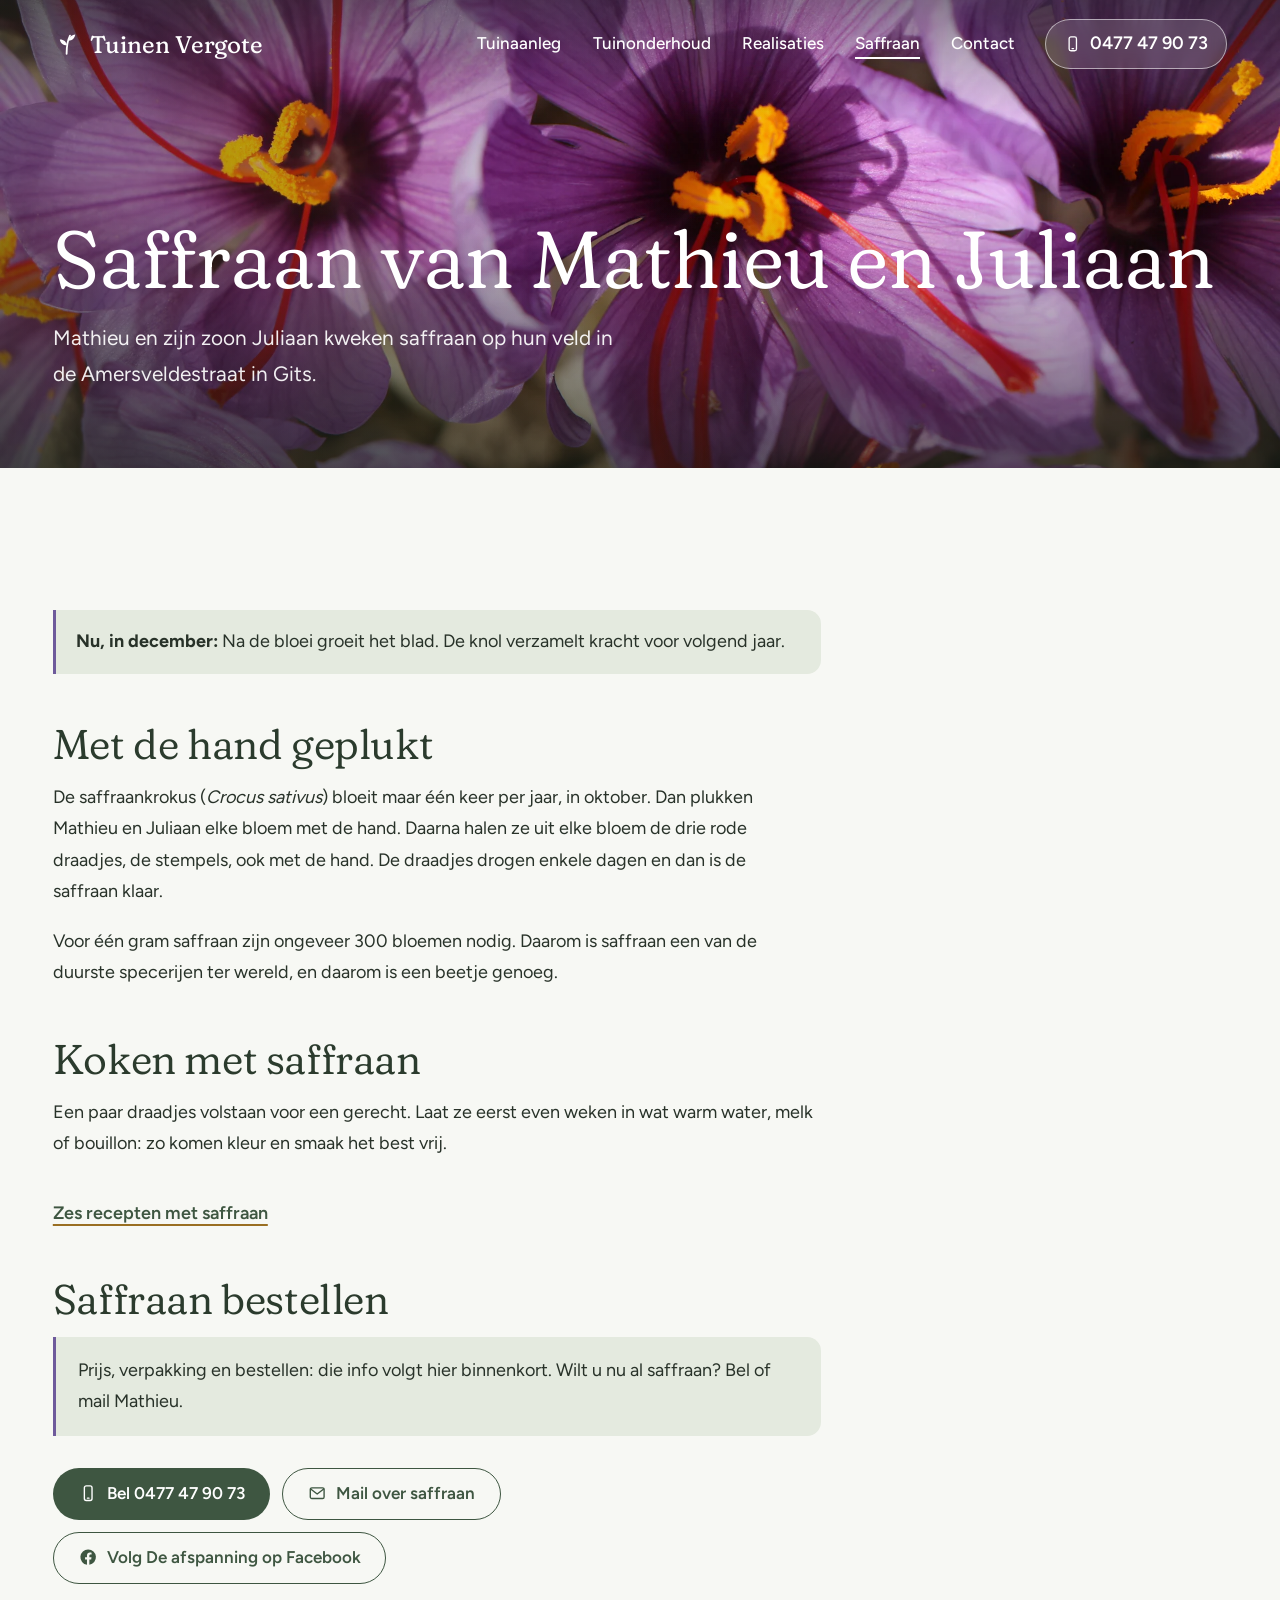
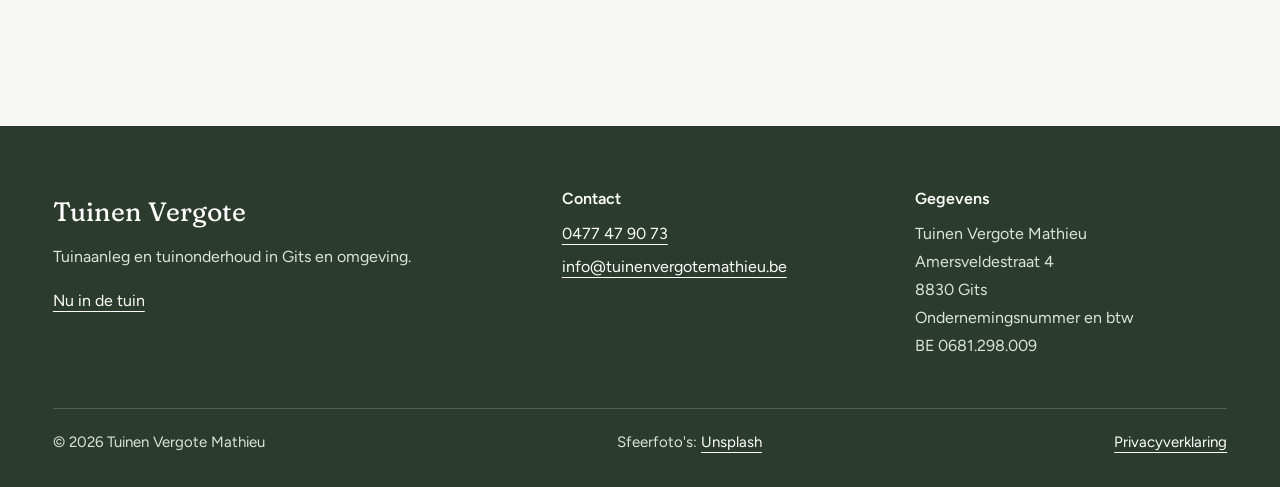
<file: saffraan.html>
<!doctype html>
<html lang="nl-BE">
<head>
<meta charset="utf-8">
<meta name="viewport" content="width=device-width, initial-scale=1">
<title>Saffraan uit Gits | Tuinen Vergote Mathieu</title>
<meta name="description" content="Saffraan uit Gits, gekweekt door Mathieu en Juliaan Vergote en in oktober met de hand geplukt. Met recepten.">
<link rel="canonical" href="https://www.tuinenvergotemathieu.be/saffraan.html">
<meta property="og:type" content="website">
<meta property="og:locale" content="nl_BE">
<meta property="og:site_name" content="Tuinen Vergote Mathieu">
<meta property="og:title" content="Saffraan uit Gits | Tuinen Vergote Mathieu">
<meta property="og:description" content="Saffraan uit Gits, gekweekt door Mathieu en Juliaan Vergote en in oktober met de hand geplukt. Met recepten.">
<meta property="og:url" content="https://www.tuinenvergotemathieu.be/saffraan.html">
<meta name="theme-color" content="#2B3B2D">
<link rel="icon" href="assets/img/favicon.svg" type="image/svg+xml">
<link rel="preload" href="assets/fonts/fraunces.woff2" as="font" type="font/woff2" crossorigin>
<link rel="preload" href="assets/fonts/figtree.woff2" as="font" type="font/woff2" crossorigin>
<link rel="preload" as="image" type="image/webp" imagesrcset="assets/img/photos/saffraan-bloemen-960.webp 960w, assets/img/photos/saffraan-bloemen-1920.webp 1920w" imagesizes="100vw" fetchpriority="high">
<link rel="stylesheet" href="assets/css/style.css">
</head>
<body>
<a class="skip-link" href="#inhoud">Naar de inhoud</a>
<header class="site-header site-header--over">
  <div class="wrap header-inner">
    <a class="brand" href="./"><svg viewBox="0 0 24 24" aria-hidden="true" focusable="false"><path d="M12 21C12 15 12.5 10 15 5" fill="none" stroke="currentColor" stroke-width="1.6" stroke-linecap="round"/><path d="M12.4 13.5C9 13.6 6.6 11.6 6 8.4 9.4 8.3 11.8 10.3 12.4 13.5Z" fill="currentColor"/><path d="M13.6 9.6C14 6.5 16.4 4.4 19.6 4 19.3 7.2 16.9 9.3 13.6 9.6Z" fill="currentColor"/><g class="season season--kerst" fill="#C2352B"><circle cx="13.4" cy="15.4" r="2.1"/><circle cx="10.5" cy="16.6" r="2.1"/><circle cx="12.6" cy="18.9" r="2.1"/></g><g class="season season--nieuwjaar"><path d="M19.4 10.6l1.05 2.6 2.6 1.05-2.6 1.05-1.05 2.6-1.05-2.6-2.6-1.05 2.6-1.05z" fill="#E0B354"/></g></svg><span>Tuinen Vergote</span></a>
    <nav class="site-nav" aria-label="Hoofdmenu">
      <button class="menu-button" type="button" popovertarget="site-menu" popovertargetaction="toggle" aria-controls="site-menu"><svg viewBox="0 0 24 24" fill="none" stroke="currentColor" stroke-width="1.8" stroke-linecap="round" stroke-linejoin="round" aria-hidden="true" focusable="false"><path d="M4 8h16M4 16h16"/></svg><span>Menu</span></button>
      <ul id="site-menu" class="site-menu" popover="auto">
          <li><a href="tuinaanleg.html">Tuinaanleg</a></li>
          <li><a href="tuinonderhoud.html">Tuinonderhoud</a></li>
          <li><a href="realisaties.html">Realisaties</a></li>
          <li><a href="saffraan.html" aria-current="page">Saffraan</a></li>
          <li><a href="contact.html">Contact</a></li>
      </ul>
    </nav>
    <a class="call" href="tel:+32477479073" aria-label="Bel Mathieu op 0477 47 90 73"><svg viewBox="0 0 24 24" fill="none" stroke="currentColor" stroke-width="1.8" stroke-linecap="round" stroke-linejoin="round" aria-hidden="true" focusable="false"><rect x="7" y="2.5" width="10" height="19" rx="2.5"/><path d="M11 18.5h2"/></svg><span class="call-number">0477 47 90 73</span></a>
  </div>
</header>
<main id="inhoud">
<section class="photo-hero page-hero">
  <img src="assets/img/photos/saffraan-bloemen-1920.webp" srcset="assets/img/photos/saffraan-bloemen-960.webp 960w, assets/img/photos/saffraan-bloemen-1920.webp 1920w" sizes="100vw" alt="" width="1920" height="1280" fetchpriority="high">
  <div class="wrap">
    <h1>Saffraan van Mathieu en Juliaan</h1>
    <p>Mathieu en zijn zoon Juliaan kweken saffraan op hun veld in de Amersveldestraat in Gits.</p>
  </div>
</section>

<section class="section">
  <div class="wrap prose">
    <p class="saffraan-nu" hidden><strong class="saffraan-nu-label"></strong> <span data-maand="0" hidden>Na de bloei groeit het blad. De knol verzamelt kracht voor volgend jaar.</span><span data-maand="1" hidden>Na de bloei groeit het blad. De knol verzamelt kracht voor volgend jaar.</span><span data-maand="2" hidden>Na de bloei groeit het blad. De knol verzamelt kracht voor volgend jaar.</span><span data-maand="3" hidden>Het blad groeit nog. De knol verzamelt kracht voor volgend jaar.</span><span data-maand="4" hidden>Het blad verdort en de knollen gaan in zomerrust.</span><span data-maand="5" hidden>De knollen rusten in de grond tot de nazomer.</span><span data-maand="6" hidden>De knollen rusten in de grond tot de nazomer.</span><span data-maand="7" hidden>Plantijd: vanaf half augustus gaan de saffraanknollen de grond in.</span><span data-maand="8" hidden>De knollen wortelen en maken zich klaar om te bloeien.</span><span data-maand="9" hidden>Oogsttijd: de krokussen bloeien en worden met de hand geplukt.</span><span data-maand="10" hidden>De oogst is binnen en gedroogd. Nu groeit het blad: de knol verzamelt kracht voor volgend jaar.</span><span data-maand="11" hidden>Na de bloei groeit het blad. De knol verzamelt kracht voor volgend jaar.</span></p>
    <h2>Met de hand geplukt</h2>
    <p>De saffraankrokus (<i lang="la">Crocus sativus</i>) bloeit maar één keer per jaar, in oktober. Dan plukken Mathieu en Juliaan elke bloem met de hand. Daarna halen ze uit elke bloem de drie rode draadjes, de stempels, ook met de hand. De draadjes drogen enkele dagen en dan is de saffraan klaar.</p>
    <p>Voor één gram saffraan zijn ongeveer 300 bloemen nodig. Daarom is saffraan een van de duurste specerijen ter wereld, en daarom is een beetje genoeg.</p>

    <h2>Koken met saffraan</h2>
    <p>Een paar draadjes volstaan voor een gerecht. Laat ze eerst even weken in wat warm water, melk of bouillon: zo komen kleur en smaak het best vrij.</p>
    <a class="text-link" href="recepten.html">Zes recepten met saffraan</a>

    <h2>Saffraan bestellen</h2>
    <p class="note">Prijs, verpakking en bestellen: die info volgt hier binnenkort. Wilt u nu al saffraan? Bel of mail Mathieu.</p>
    <div class="actions">
      <a class="button button--mos" href="tel:+32477479073"><svg viewBox="0 0 24 24" fill="none" stroke="currentColor" stroke-width="1.8" stroke-linecap="round" stroke-linejoin="round" aria-hidden="true" focusable="false"><rect x="7" y="2.5" width="10" height="19" rx="2.5"/><path d="M11 18.5h2"/></svg>Bel 0477 47 90 73</a>
      <a class="button button--line" href="mailto:info@tuinenvergotemathieu.be?subject=Saffraan"><svg viewBox="0 0 24 24" fill="none" stroke="currentColor" stroke-width="1.8" stroke-linecap="round" stroke-linejoin="round" aria-hidden="true" focusable="false"><rect x="3" y="5" width="18" height="14" rx="2"/><path d="m3.5 6.5 8.5 6.5 8.5-6.5"/></svg>Mail over saffraan</a>
      <a class="button button--line" href="https://www.facebook.com/profile.php?id=61563440602293" rel="noopener"><svg viewBox="0 0 24 24" aria-hidden="true" focusable="false"><path fill="currentColor" d="M12 2a10 10 0 0 0-1.6 19.9v-7H7.9V12h2.5V9.8c0-2.5 1.5-3.9 3.8-3.9 1.1 0 2.2.2 2.2.2v2.5h-1.3c-1.2 0-1.6.8-1.6 1.6V12h2.8l-.4 2.9h-2.4v7A10 10 0 0 0 12 2z"/></svg>Volg De afspanning op Facebook</a>
    </div>
  </div>
</section>

</main>
<footer class="site-footer">
  <div class="wrap">
    <div class="footer-grid">
      <div>
        <p class="footer-name">Tuinen Vergote</p>
        <p>Tuinaanleg en tuinonderhoud in Gits en omgeving.</p>
        <p><a href="tuinjaar.html">Nu in de tuin</a></p>
        <p class="season-greeting" hidden></p>
      </div>
      <div>
        <h2>Contact</h2>
        <ul>
          <li><a href="tel:+32477479073">0477 47 90 73</a></li>
          <li><a href="mailto:info@tuinenvergotemathieu.be">info@tuinenvergotemathieu.be</a></li>
        </ul>
      </div>
      <div>
        <h2>Gegevens</h2>
        <address>Tuinen Vergote Mathieu<br>Amersveldestraat 4<br>8830 Gits</address>
        <p>Ondernemingsnummer en btw BE 0681.298.009</p>
      </div>
    </div>
    <div class="footer-bottom">
      <span>&copy; <span id="jaar">2026</span> Tuinen Vergote Mathieu</span>
      <span>Sfeerfoto's: <a href="https://unsplash.com" rel="noopener">Unsplash</a></span>
      <a href="privacy.html">Privacyverklaring</a>
    </div>
  </div>
</footer>
<script src="assets/js/site.js" defer></script>
</body>
</html>
</file>
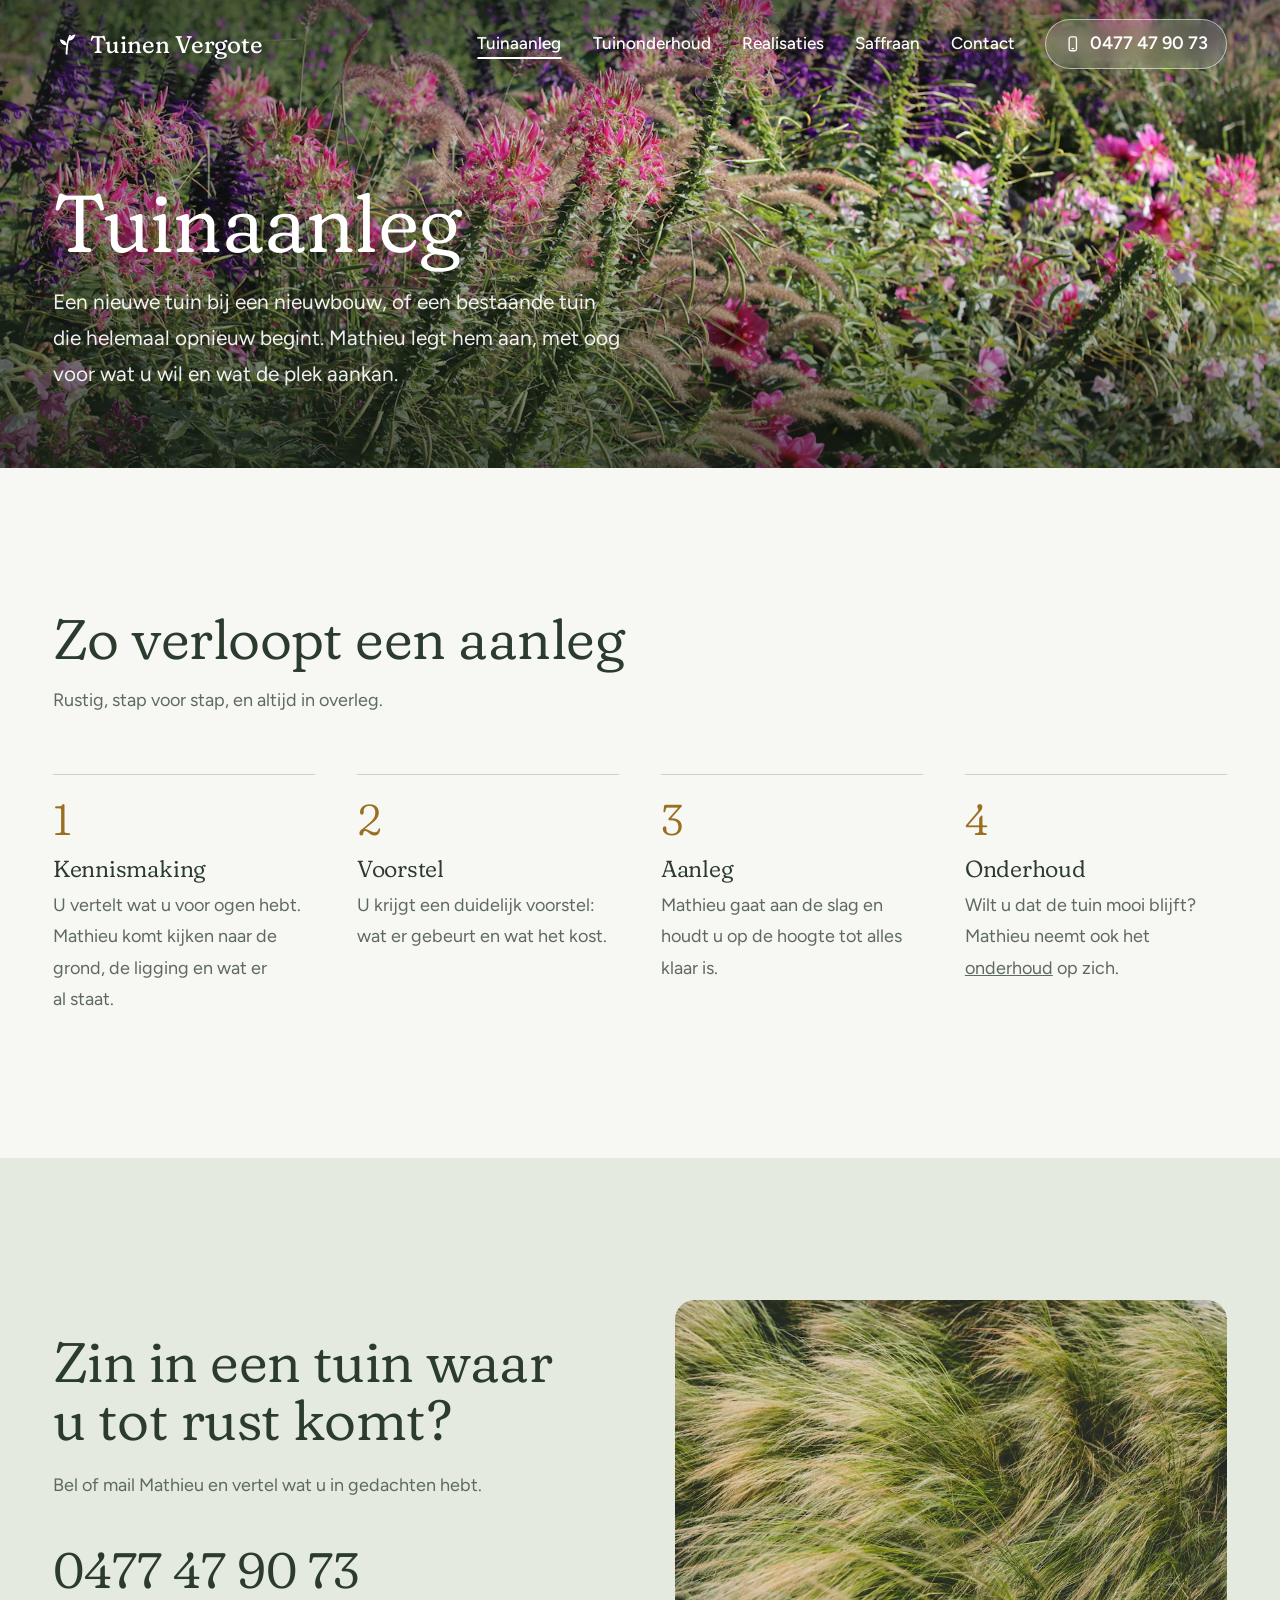
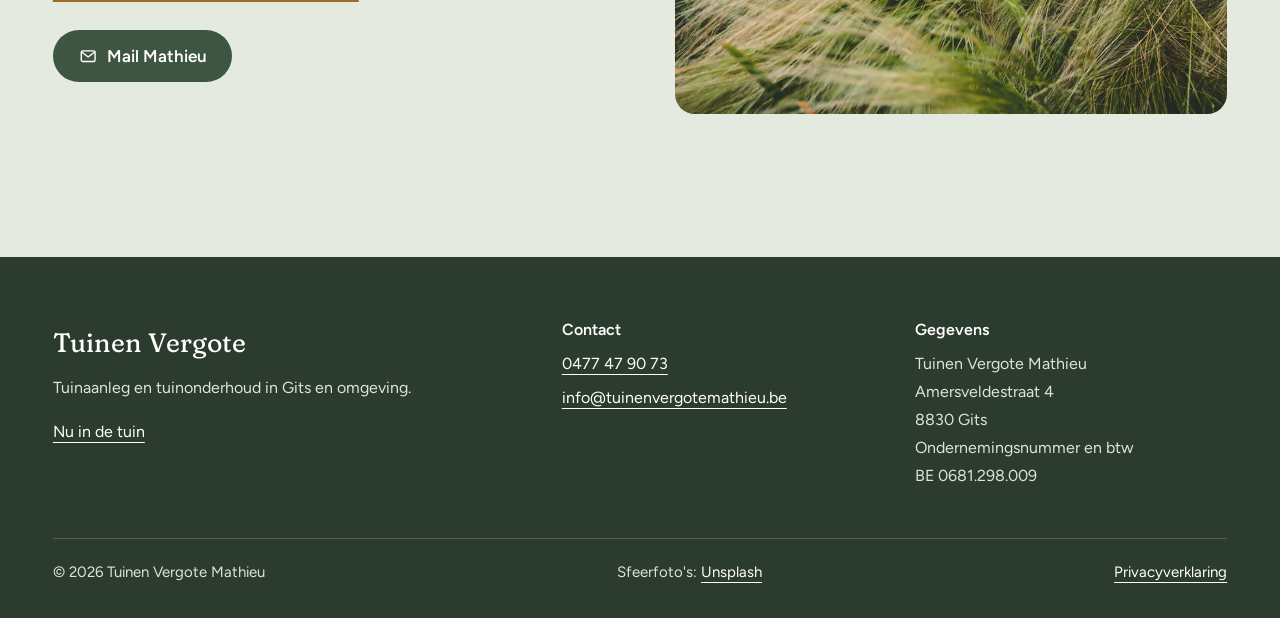
<file: tuinaanleg.html>
<!doctype html>
<html lang="nl-BE">
<head>
<meta charset="utf-8">
<meta name="viewport" content="width=device-width, initial-scale=1">
<title>Tuinaanleg in Gits | Tuinen Vergote Mathieu</title>
<meta name="description" content="Een nieuwe tuin laten aanleggen in Gits en omgeving? Mathieu Vergote komt kijken, maakt een voorstel en legt uw tuin aan.">
<link rel="canonical" href="https://www.tuinenvergotemathieu.be/tuinaanleg.html">
<meta property="og:type" content="website">
<meta property="og:locale" content="nl_BE">
<meta property="og:site_name" content="Tuinen Vergote Mathieu">
<meta property="og:title" content="Tuinaanleg in Gits | Tuinen Vergote Mathieu">
<meta property="og:description" content="Een nieuwe tuin laten aanleggen in Gits en omgeving? Mathieu Vergote komt kijken, maakt een voorstel en legt uw tuin aan.">
<meta property="og:url" content="https://www.tuinenvergotemathieu.be/tuinaanleg.html">
<meta name="theme-color" content="#2B3B2D">
<link rel="icon" href="assets/img/favicon.svg" type="image/svg+xml">
<link rel="preload" href="assets/fonts/fraunces.woff2" as="font" type="font/woff2" crossorigin>
<link rel="preload" href="assets/fonts/figtree.woff2" as="font" type="font/woff2" crossorigin>
<link rel="preload" as="image" type="image/webp" imagesrcset="assets/img/photos/border-vaste-planten-960.webp 960w, assets/img/photos/border-vaste-planten-1600.webp 1600w" imagesizes="100vw" fetchpriority="high">
<link rel="stylesheet" href="assets/css/style.css">
</head>
<body>
<a class="skip-link" href="#inhoud">Naar de inhoud</a>
<header class="site-header site-header--over">
  <div class="wrap header-inner">
    <a class="brand" href="./"><svg viewBox="0 0 24 24" aria-hidden="true" focusable="false"><path d="M12 21C12 15 12.5 10 15 5" fill="none" stroke="currentColor" stroke-width="1.6" stroke-linecap="round"/><path d="M12.4 13.5C9 13.6 6.6 11.6 6 8.4 9.4 8.3 11.8 10.3 12.4 13.5Z" fill="currentColor"/><path d="M13.6 9.6C14 6.5 16.4 4.4 19.6 4 19.3 7.2 16.9 9.3 13.6 9.6Z" fill="currentColor"/><g class="season season--kerst" fill="#C2352B"><circle cx="13.4" cy="15.4" r="2.1"/><circle cx="10.5" cy="16.6" r="2.1"/><circle cx="12.6" cy="18.9" r="2.1"/></g><g class="season season--nieuwjaar"><path d="M19.4 10.6l1.05 2.6 2.6 1.05-2.6 1.05-1.05 2.6-1.05-2.6-2.6-1.05 2.6-1.05z" fill="#E0B354"/></g></svg><span>Tuinen Vergote</span></a>
    <nav class="site-nav" aria-label="Hoofdmenu">
      <button class="menu-button" type="button" popovertarget="site-menu" popovertargetaction="toggle" aria-controls="site-menu"><svg viewBox="0 0 24 24" fill="none" stroke="currentColor" stroke-width="1.8" stroke-linecap="round" stroke-linejoin="round" aria-hidden="true" focusable="false"><path d="M4 8h16M4 16h16"/></svg><span>Menu</span></button>
      <ul id="site-menu" class="site-menu" popover="auto">
          <li><a href="tuinaanleg.html" aria-current="page">Tuinaanleg</a></li>
          <li><a href="tuinonderhoud.html">Tuinonderhoud</a></li>
          <li><a href="realisaties.html">Realisaties</a></li>
          <li><a href="saffraan.html">Saffraan</a></li>
          <li><a href="contact.html">Contact</a></li>
      </ul>
    </nav>
    <a class="call" href="tel:+32477479073" aria-label="Bel Mathieu op 0477 47 90 73"><svg viewBox="0 0 24 24" fill="none" stroke="currentColor" stroke-width="1.8" stroke-linecap="round" stroke-linejoin="round" aria-hidden="true" focusable="false"><rect x="7" y="2.5" width="10" height="19" rx="2.5"/><path d="M11 18.5h2"/></svg><span class="call-number">0477 47 90 73</span></a>
  </div>
</header>
<main id="inhoud">
<section class="photo-hero page-hero">
  <img src="assets/img/photos/border-vaste-planten-1600.webp" srcset="assets/img/photos/border-vaste-planten-960.webp 960w, assets/img/photos/border-vaste-planten-1600.webp 1600w" sizes="100vw" alt="" width="1600" height="1067" fetchpriority="high">
  <div class="wrap">
    <h1>Tuinaanleg</h1>
    <p>Een nieuwe tuin bij een nieuwbouw, of een bestaande tuin die helemaal opnieuw begint. Mathieu legt hem aan, met oog voor wat u wil en wat de plek aankan.</p>
  </div>
</section>

<section class="section" aria-labelledby="aanpak-title">
  <div class="wrap">
    <div class="steps-head">
      <h2 id="aanpak-title">Zo verloopt een aanleg</h2>
      <p>Rustig, stap voor stap, en altijd in overleg.</p>
    </div>
    <ol class="steps">
      <li><h3>Kennismaking</h3><p>U vertelt wat u voor ogen hebt. Mathieu komt kijken naar de grond, de ligging en wat er al staat.</p></li>
      <li><h3>Voorstel</h3><p>U krijgt een duidelijk voorstel: wat er gebeurt en wat het kost.</p></li>
      <li><h3>Aanleg</h3><p>Mathieu gaat aan de slag en houdt u op de hoogte tot alles klaar is.</p></li>
      <li><h3>Onderhoud</h3><p>Wilt u dat de tuin mooi blijft? Mathieu neemt ook het <a href="tuinonderhoud.html">onderhoud</a> op zich.</p></li>
    </ol>
  </div>
</section>
<section class="section section--salie" aria-labelledby="contact-title">
  <div class="wrap contact-block">
    <div>
      <h2 id="contact-title">Zin in een tuin waar u tot rust komt?</h2>
      <p>Bel of mail Mathieu en vertel wat u in gedachten hebt.</p>
      <a class="big-phone" href="tel:+32477479073">0477 47 90 73</a>
      <div class="actions">
        <a class="button button--mos" href="mailto:info@tuinenvergotemathieu.be"><svg viewBox="0 0 24 24" fill="none" stroke="currentColor" stroke-width="1.8" stroke-linecap="round" stroke-linejoin="round" aria-hidden="true" focusable="false"><rect x="3" y="5" width="18" height="14" rx="2"/><path d="m3.5 6.5 8.5 6.5 8.5-6.5"/></svg>Mail Mathieu</a>
      </div>
    </div>
    <img src="assets/img/photos/grassen-wind-1600.webp" srcset="assets/img/photos/grassen-wind-960.webp 960w, assets/img/photos/grassen-wind-1600.webp 1600w" sizes="(max-width: 52rem) 100vw, 50vw" alt="" width="1600" height="1067" loading="lazy" decoding="async">
  </div>
</section>
</main>
<footer class="site-footer">
  <div class="wrap">
    <div class="footer-grid">
      <div>
        <p class="footer-name">Tuinen Vergote</p>
        <p>Tuinaanleg en tuinonderhoud in Gits en omgeving.</p>
        <p><a href="tuinjaar.html">Nu in de tuin</a></p>
        <p class="season-greeting" hidden></p>
      </div>
      <div>
        <h2>Contact</h2>
        <ul>
          <li><a href="tel:+32477479073">0477 47 90 73</a></li>
          <li><a href="mailto:info@tuinenvergotemathieu.be">info@tuinenvergotemathieu.be</a></li>
        </ul>
      </div>
      <div>
        <h2>Gegevens</h2>
        <address>Tuinen Vergote Mathieu<br>Amersveldestraat 4<br>8830 Gits</address>
        <p>Ondernemingsnummer en btw BE 0681.298.009</p>
      </div>
    </div>
    <div class="footer-bottom">
      <span>&copy; <span id="jaar">2026</span> Tuinen Vergote Mathieu</span>
      <span>Sfeerfoto's: <a href="https://unsplash.com" rel="noopener">Unsplash</a></span>
      <a href="privacy.html">Privacyverklaring</a>
    </div>
  </div>
</footer>
<script src="assets/js/site.js" defer></script>
</body>
</html>
</file>
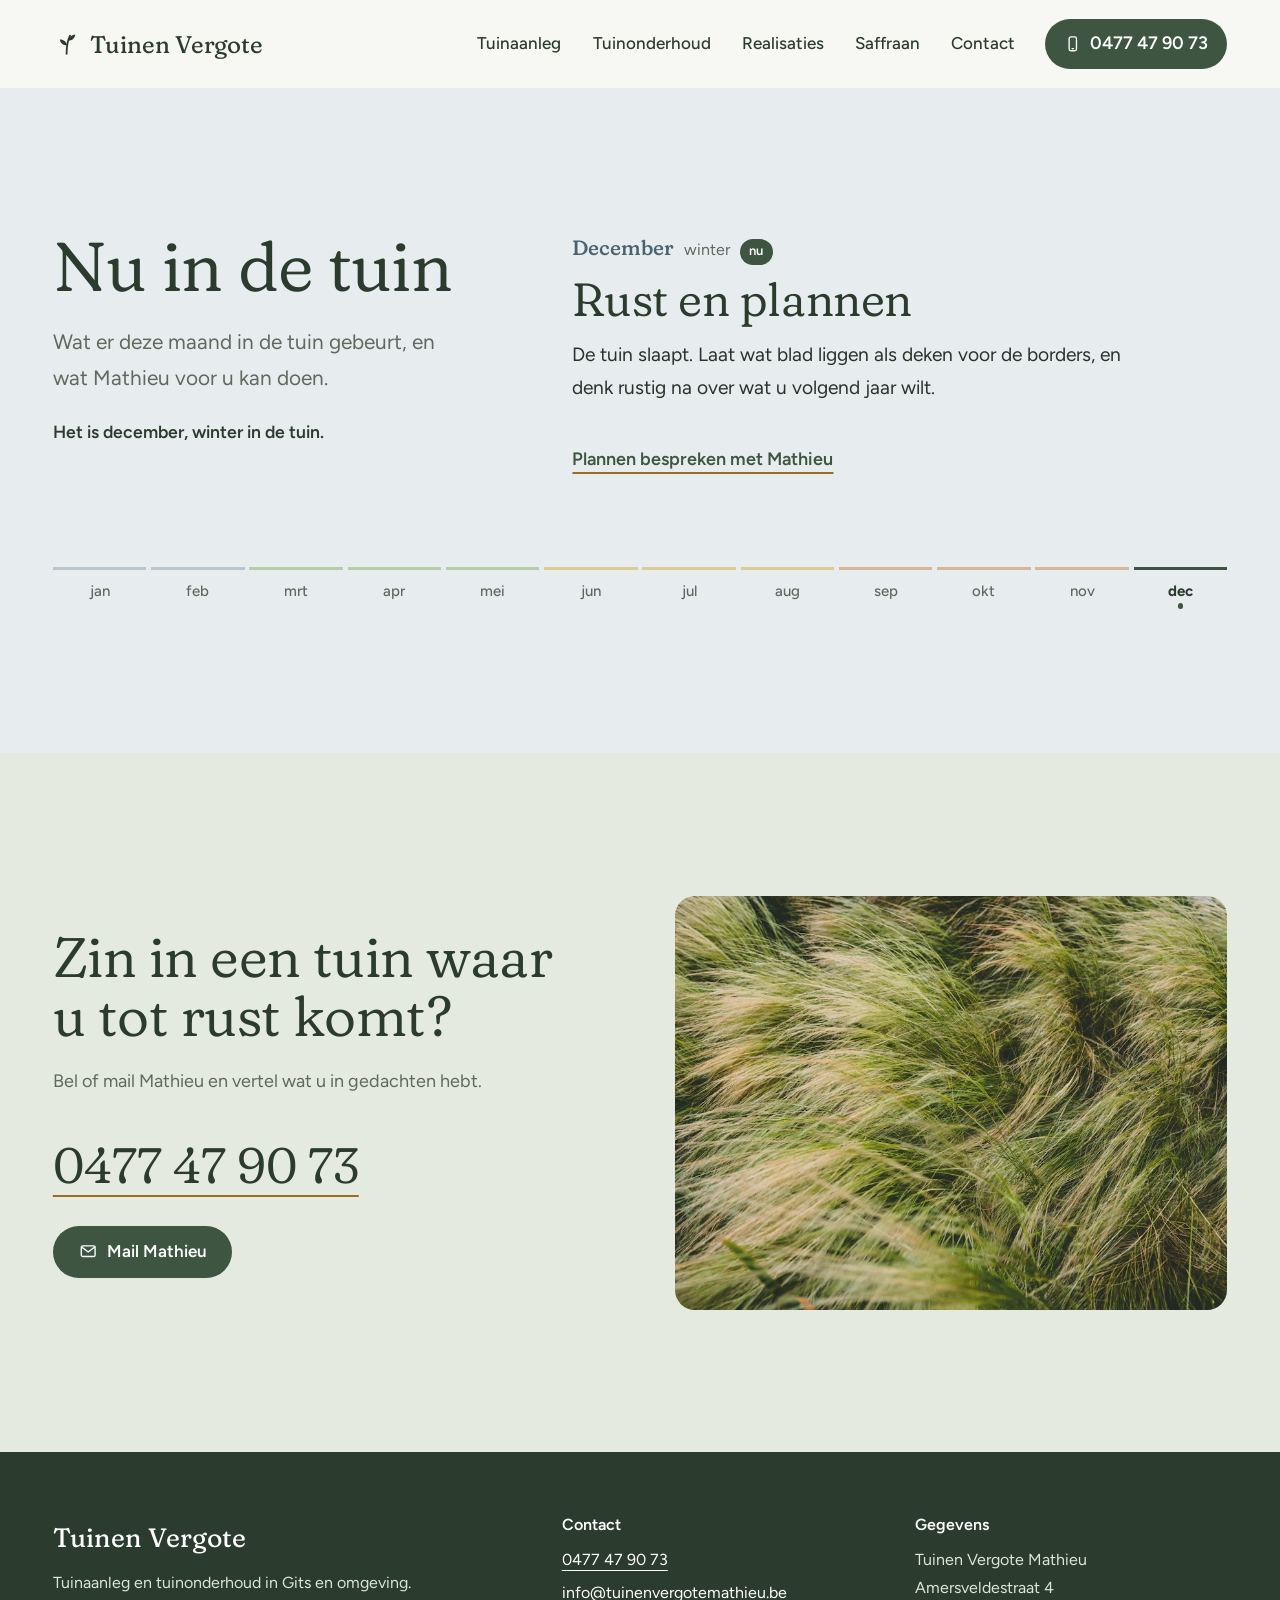
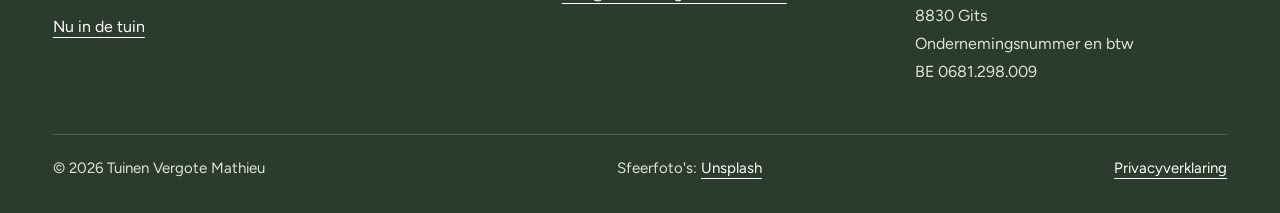
<file: tuinjaar.html>
<!doctype html>
<html lang="nl-BE">
<head>
<meta charset="utf-8">
<meta name="viewport" content="width=device-width, initial-scale=1">
<title>Nu in de tuin | Tuinen Vergote Mathieu</title>
<meta name="description" content="Wat er deze maand in de tuin gebeurt: snoeien, planten, de saffraanoogst. Een korte tuinkalender van Tuinen Vergote Mathieu uit Gits.">
<link rel="canonical" href="https://www.tuinenvergotemathieu.be/tuinjaar.html">
<meta property="og:type" content="website">
<meta property="og:locale" content="nl_BE">
<meta property="og:site_name" content="Tuinen Vergote Mathieu">
<meta property="og:title" content="Nu in de tuin | Tuinen Vergote Mathieu">
<meta property="og:description" content="Wat er deze maand in de tuin gebeurt: snoeien, planten, de saffraanoogst. Een korte tuinkalender van Tuinen Vergote Mathieu uit Gits.">
<meta property="og:url" content="https://www.tuinenvergotemathieu.be/tuinjaar.html">
<meta name="theme-color" content="#2B3B2D">
<link rel="icon" href="assets/img/favicon.svg" type="image/svg+xml">
<link rel="preload" href="assets/fonts/fraunces.woff2" as="font" type="font/woff2" crossorigin>
<link rel="preload" href="assets/fonts/figtree.woff2" as="font" type="font/woff2" crossorigin>
<link rel="stylesheet" href="assets/css/style.css">
</head>
<body>
<a class="skip-link" href="#inhoud">Naar de inhoud</a>
<header class="site-header">
  <div class="wrap header-inner">
    <a class="brand" href="./"><svg viewBox="0 0 24 24" aria-hidden="true" focusable="false"><path d="M12 21C12 15 12.5 10 15 5" fill="none" stroke="currentColor" stroke-width="1.6" stroke-linecap="round"/><path d="M12.4 13.5C9 13.6 6.6 11.6 6 8.4 9.4 8.3 11.8 10.3 12.4 13.5Z" fill="currentColor"/><path d="M13.6 9.6C14 6.5 16.4 4.4 19.6 4 19.3 7.2 16.9 9.3 13.6 9.6Z" fill="currentColor"/><g class="season season--kerst" fill="#C2352B"><circle cx="13.4" cy="15.4" r="2.1"/><circle cx="10.5" cy="16.6" r="2.1"/><circle cx="12.6" cy="18.9" r="2.1"/></g><g class="season season--nieuwjaar"><path d="M19.4 10.6l1.05 2.6 2.6 1.05-2.6 1.05-1.05 2.6-1.05-2.6-2.6-1.05 2.6-1.05z" fill="#E0B354"/></g></svg><span>Tuinen Vergote</span></a>
    <nav class="site-nav" aria-label="Hoofdmenu">
      <button class="menu-button" type="button" popovertarget="site-menu" popovertargetaction="toggle" aria-controls="site-menu"><svg viewBox="0 0 24 24" fill="none" stroke="currentColor" stroke-width="1.8" stroke-linecap="round" stroke-linejoin="round" aria-hidden="true" focusable="false"><path d="M4 8h16M4 16h16"/></svg><span>Menu</span></button>
      <ul id="site-menu" class="site-menu" popover="auto">
          <li><a href="tuinaanleg.html">Tuinaanleg</a></li>
          <li><a href="tuinonderhoud.html">Tuinonderhoud</a></li>
          <li><a href="realisaties.html">Realisaties</a></li>
          <li><a href="saffraan.html">Saffraan</a></li>
          <li><a href="contact.html">Contact</a></li>
      </ul>
    </nav>
    <a class="call" href="tel:+32477479073" aria-label="Bel Mathieu op 0477 47 90 73"><svg viewBox="0 0 24 24" fill="none" stroke="currentColor" stroke-width="1.8" stroke-linecap="round" stroke-linejoin="round" aria-hidden="true" focusable="false"><rect x="7" y="2.5" width="10" height="19" rx="2.5"/><path d="M11 18.5h2"/></svg><span class="call-number">0477 47 90 73</span></a>
  </div>
</header>
<main id="inhoud">
<section class="section tuinjaar" id="nu-in-de-tuin" aria-labelledby="tuinjaar-title">
  <div class="wrap">
    <div class="tuinjaar-grid">
      <div class="tuinjaar-intro">
        <h1 id="tuinjaar-title">Nu in de tuin</h1>
        <p class="tuinjaar-lead">Wat er deze maand in de tuin gebeurt, en wat Mathieu voor u kan doen.</p>
        <p class="tuinjaar-nu" hidden></p>
      </div>
      <div class="tuinjaar-maanden">
        <article class="maand" id="maand-0" data-maand="0" data-seizoen="winter">
          <p class="maand-label"><span class="maand-naam">Januari</span> <span class="maand-seizoen">winter</span><span class="maand-nu" hidden>nu</span></p>
          <h3>De tuin rust</h3>
          <p>Op een droge dag zonder vorst is het een goed moment om fruitbomen te snoeien. En om rustig te bedenken wat er dit jaar anders mag.</p>
          <a class="text-link" href="tuinonderhoud.html">Over snoeien en onderhoud</a>
        </article>
        <article class="maand" id="maand-1" data-maand="1" data-seizoen="winter">
          <p class="maand-label"><span class="maand-naam">Februari</span> <span class="maand-seizoen">winter</span><span class="maand-nu" hidden>nu</span></p>
          <h3>Snoeien voor het voorjaar</h3>
          <p>Struiken, fruitbomen en knotwilgen krijgen nu hun snoeibeurt, zolang ze nog in rust zijn. Hagen snoeit u het best vóór half maart, als de vogels beginnen te nestelen.</p>
          <a class="text-link" href="tuinonderhoud.html">Over snoeien en onderhoud</a>
        </article>
        <article class="maand" id="maand-2" data-maand="2" data-seizoen="lente">
          <p class="maand-label"><span class="maand-naam">Maart</span> <span class="maand-seizoen">lente</span><span class="maand-nu" hidden>nu</span></p>
          <h3>Alles wordt wakker</h3>
          <p>Tijd om de borders op te ruimen, oude stengels weg te knippen en de grond te voeden met compost. Vanaf half maart laten we de hagen met rust: het broedseizoen begint.</p>
          <a class="text-link" href="tuinonderhoud.html">Over tuinonderhoud</a>
        </article>
        <article class="maand" id="maand-3" data-maand="3" data-seizoen="lente">
          <p class="maand-label"><span class="maand-naam">April</span> <span class="maand-seizoen">lente</span><span class="maand-nu" hidden>nu</span></p>
          <h3>Planten en zaaien</h3>
          <p>De grond warmt op. Een goede maand om vaste planten en heesters te planten, of om een nieuw stuk tuin aan te leggen.</p>
          <a class="text-link" href="tuinaanleg.html">Over tuinaanleg</a>
        </article>
        <article class="maand" id="maand-4" data-maand="4" data-seizoen="lente">
          <p class="maand-label"><span class="maand-naam">Mei</span> <span class="maand-seizoen">lente</span><span class="maand-nu" hidden>nu</span></p>
          <h3>Na de IJsheiligen</h3>
          <p>Na half mei is de kans op nachtvorst voorbij en mogen ook de gevoelige planten naar buiten. Het blad van de saffraankrokus verdort: de knollen gaan in zomerrust.</p>
          <a class="text-link" href="saffraan.html">Over de saffraan</a>
        </article>
        <article class="maand" id="maand-5" data-maand="5" data-seizoen="zomer">
          <p class="maand-label"><span class="maand-naam">Juni</span> <span class="maand-seizoen">zomer</span><span class="maand-nu" hidden>nu</span></p>
          <h3>Tijd om te genieten</h3>
          <p>De tuin staat in volle groei. Water geven op droge dagen, uitgebloeide bloemen wegknippen, en vooral: buiten zitten. In de hagen zitten nog jonge vogels.</p>
          <a class="text-link" href="tuinonderhoud.html">Over tuinonderhoud</a>
        </article>
        <article class="maand" id="maand-6" data-maand="6" data-seizoen="zomer">
          <p class="maand-label"><span class="maand-naam">Juli</span> <span class="maand-seizoen">zomer</span><span class="maand-nu" hidden>nu</span></p>
          <h3>Lange avonden</h3>
          <p>Geef water in de vroege ochtend of 's avonds, dan verdampt er het minst. Ook de zomersnoei van fruitbomen kan nu.</p>
          <a class="text-link" href="tuinonderhoud.html">Over tuinonderhoud</a>
        </article>
        <article class="maand" id="maand-7" data-maand="7" data-seizoen="zomer">
          <p class="maand-label"><span class="maand-naam">Augustus</span> <span class="maand-seizoen">zomer</span><span class="maand-nu" hidden>nu</span></p>
          <h3>De saffraan gaat de grond in</h3>
          <p>Vanaf half augustus worden saffraanknollen geplant. En na 15 augustus mogen de hagen weer in vorm: het broedseizoen is voorbij.</p>
          <a class="text-link" href="saffraan.html">Over de saffraan</a>
        </article>
        <article class="maand" id="maand-8" data-maand="8" data-seizoen="herfst">
          <p class="maand-label"><span class="maand-naam">September</span> <span class="maand-seizoen">herfst</span><span class="maand-nu" hidden>nu</span></p>
          <h3>Een tweede lente</h3>
          <p>Warme grond en meer regen: een uitstekende maand om aan te leggen en te planten. De hagen krijgen hun tweede snoeibeurt.</p>
          <a class="text-link" href="tuinaanleg.html">Over tuinaanleg</a>
        </article>
        <article class="maand" id="maand-9" data-maand="9" data-seizoen="herfst">
          <p class="maand-label"><span class="maand-naam">Oktober</span> <span class="maand-seizoen">herfst</span><span class="maand-nu" hidden>nu</span></p>
          <h3>De saffraan bloeit</h3>
          <p>Oktober is oogstmaand. Mathieu en Juliaan plukken de paarse bloemen met de hand en halen er de rode draadjes uit.</p>
          <a class="text-link" href="saffraan.html">Over de saffraan</a>
        </article>
        <article class="maand" id="maand-10" data-maand="10" data-seizoen="herfst">
          <p class="maand-label"><span class="maand-naam">November</span> <span class="maand-seizoen">herfst</span><span class="maand-nu" hidden>nu</span></p>
          <h3>Elk hout neemt wortel</h3>
          <p>„Op Sint-Catharina neemt elk hout wortel”, zegt het spreekwoord over 25 november. Het plantseizoen voor bomen, hagen en heesters is begonnen.</p>
          <a class="text-link" href="tuinaanleg.html">Over tuinaanleg</a>
        </article>
        <article class="maand" id="maand-11" data-maand="11" data-seizoen="winter">
          <p class="maand-label"><span class="maand-naam">December</span> <span class="maand-seizoen">winter</span><span class="maand-nu" hidden>nu</span></p>
          <h3>Rust en plannen</h3>
          <p>De tuin slaapt. Laat wat blad liggen als deken voor de borders, en denk rustig na over wat u volgend jaar wilt.</p>
          <a class="text-link" href="contact.html">Plannen bespreken met Mathieu</a>
        </article>
      </div>
    </div>
    <div class="maand-strip" role="group" aria-label="Bekijk een andere maand" hidden>
        <button type="button" class="maand-knop" data-maand="0" data-seizoen="winter" aria-controls="maand-0" aria-pressed="false" aria-label="Januari"><span>jan</span></button>
        <button type="button" class="maand-knop" data-maand="1" data-seizoen="winter" aria-controls="maand-1" aria-pressed="false" aria-label="Februari"><span>feb</span></button>
        <button type="button" class="maand-knop" data-maand="2" data-seizoen="lente" aria-controls="maand-2" aria-pressed="false" aria-label="Maart"><span>mrt</span></button>
        <button type="button" class="maand-knop" data-maand="3" data-seizoen="lente" aria-controls="maand-3" aria-pressed="false" aria-label="April"><span>apr</span></button>
        <button type="button" class="maand-knop" data-maand="4" data-seizoen="lente" aria-controls="maand-4" aria-pressed="false" aria-label="Mei"><span>mei</span></button>
        <button type="button" class="maand-knop" data-maand="5" data-seizoen="zomer" aria-controls="maand-5" aria-pressed="false" aria-label="Juni"><span>jun</span></button>
        <button type="button" class="maand-knop" data-maand="6" data-seizoen="zomer" aria-controls="maand-6" aria-pressed="false" aria-label="Juli"><span>jul</span></button>
        <button type="button" class="maand-knop" data-maand="7" data-seizoen="zomer" aria-controls="maand-7" aria-pressed="false" aria-label="Augustus"><span>aug</span></button>
        <button type="button" class="maand-knop" data-maand="8" data-seizoen="herfst" aria-controls="maand-8" aria-pressed="false" aria-label="September"><span>sep</span></button>
        <button type="button" class="maand-knop" data-maand="9" data-seizoen="herfst" aria-controls="maand-9" aria-pressed="false" aria-label="Oktober"><span>okt</span></button>
        <button type="button" class="maand-knop" data-maand="10" data-seizoen="herfst" aria-controls="maand-10" aria-pressed="false" aria-label="November"><span>nov</span></button>
        <button type="button" class="maand-knop" data-maand="11" data-seizoen="winter" aria-controls="maand-11" aria-pressed="false" aria-label="December"><span>dec</span></button>
    </div>
  </div>
</section>
<section class="section section--salie" aria-labelledby="contact-title">
  <div class="wrap contact-block">
    <div>
      <h2 id="contact-title">Zin in een tuin waar u tot rust komt?</h2>
      <p>Bel of mail Mathieu en vertel wat u in gedachten hebt.</p>
      <a class="big-phone" href="tel:+32477479073">0477 47 90 73</a>
      <div class="actions">
        <a class="button button--mos" href="mailto:info@tuinenvergotemathieu.be"><svg viewBox="0 0 24 24" fill="none" stroke="currentColor" stroke-width="1.8" stroke-linecap="round" stroke-linejoin="round" aria-hidden="true" focusable="false"><rect x="3" y="5" width="18" height="14" rx="2"/><path d="m3.5 6.5 8.5 6.5 8.5-6.5"/></svg>Mail Mathieu</a>
      </div>
    </div>
    <img src="assets/img/photos/grassen-wind-1600.webp" srcset="assets/img/photos/grassen-wind-960.webp 960w, assets/img/photos/grassen-wind-1600.webp 1600w" sizes="(max-width: 52rem) 100vw, 50vw" alt="" width="1600" height="1067" loading="lazy" decoding="async">
  </div>
</section>
</main>
<footer class="site-footer">
  <div class="wrap">
    <div class="footer-grid">
      <div>
        <p class="footer-name">Tuinen Vergote</p>
        <p>Tuinaanleg en tuinonderhoud in Gits en omgeving.</p>
        <p><a href="tuinjaar.html">Nu in de tuin</a></p>
        <p class="season-greeting" hidden></p>
      </div>
      <div>
        <h2>Contact</h2>
        <ul>
          <li><a href="tel:+32477479073">0477 47 90 73</a></li>
          <li><a href="mailto:info@tuinenvergotemathieu.be">info@tuinenvergotemathieu.be</a></li>
        </ul>
      </div>
      <div>
        <h2>Gegevens</h2>
        <address>Tuinen Vergote Mathieu<br>Amersveldestraat 4<br>8830 Gits</address>
        <p>Ondernemingsnummer en btw BE 0681.298.009</p>
      </div>
    </div>
    <div class="footer-bottom">
      <span>&copy; <span id="jaar">2026</span> Tuinen Vergote Mathieu</span>
      <span>Sfeerfoto's: <a href="https://unsplash.com" rel="noopener">Unsplash</a></span>
      <a href="privacy.html">Privacyverklaring</a>
    </div>
  </div>
</footer>
<script src="assets/js/site.js" defer></script>
</body>
</html>
</file>
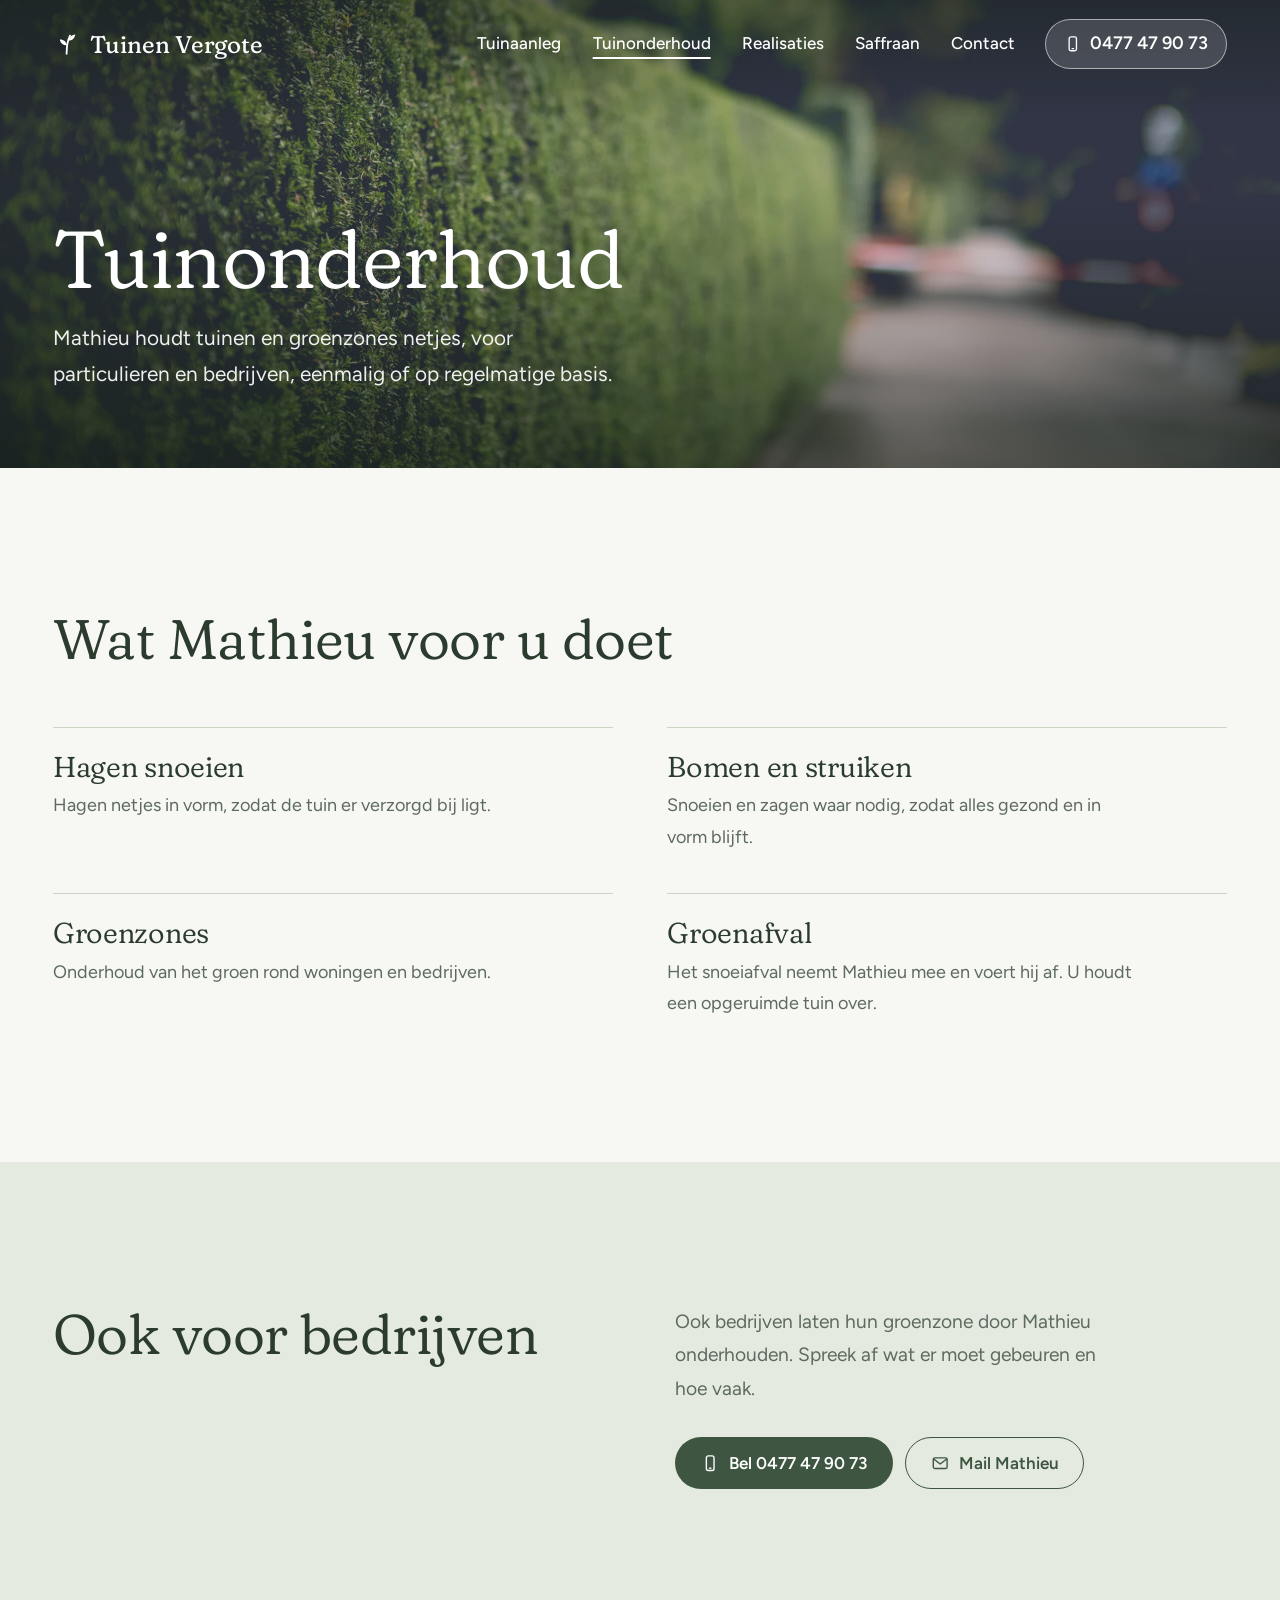
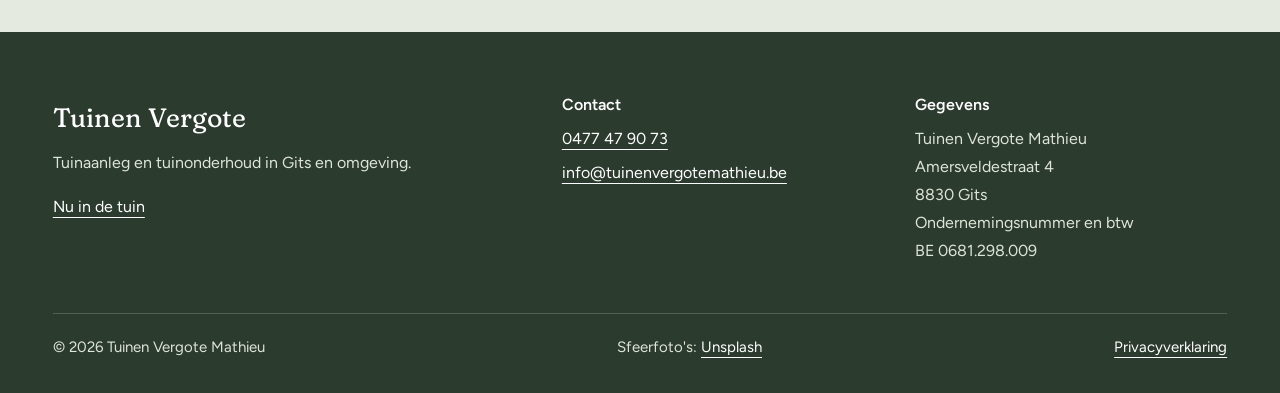
<file: tuinonderhoud.html>
<!doctype html>
<html lang="nl-BE">
<head>
<meta charset="utf-8">
<meta name="viewport" content="width=device-width, initial-scale=1">
<title>Tuinonderhoud in Gits | Tuinen Vergote Mathieu</title>
<meta name="description" content="Tuinonderhoud voor particulieren en bedrijven in Gits en omgeving: hagen snoeien, bomen en struiken, groenzones en afvoer van groenafval.">
<link rel="canonical" href="https://www.tuinenvergotemathieu.be/tuinonderhoud.html">
<meta property="og:type" content="website">
<meta property="og:locale" content="nl_BE">
<meta property="og:site_name" content="Tuinen Vergote Mathieu">
<meta property="og:title" content="Tuinonderhoud in Gits | Tuinen Vergote Mathieu">
<meta property="og:description" content="Tuinonderhoud voor particulieren en bedrijven in Gits en omgeving: hagen snoeien, bomen en struiken, groenzones en afvoer van groenafval.">
<meta property="og:url" content="https://www.tuinenvergotemathieu.be/tuinonderhoud.html">
<meta name="theme-color" content="#2B3B2D">
<link rel="icon" href="assets/img/favicon.svg" type="image/svg+xml">
<link rel="preload" href="assets/fonts/fraunces.woff2" as="font" type="font/woff2" crossorigin>
<link rel="preload" href="assets/fonts/figtree.woff2" as="font" type="font/woff2" crossorigin>
<link rel="preload" as="image" type="image/webp" imagesrcset="assets/img/photos/haag-1000.webp 1000w, assets/img/photos/haag-1920.webp 1920w" imagesizes="100vw" fetchpriority="high">
<link rel="stylesheet" href="assets/css/style.css">
</head>
<body>
<a class="skip-link" href="#inhoud">Naar de inhoud</a>
<header class="site-header site-header--over">
  <div class="wrap header-inner">
    <a class="brand" href="./"><svg viewBox="0 0 24 24" aria-hidden="true" focusable="false"><path d="M12 21C12 15 12.5 10 15 5" fill="none" stroke="currentColor" stroke-width="1.6" stroke-linecap="round"/><path d="M12.4 13.5C9 13.6 6.6 11.6 6 8.4 9.4 8.3 11.8 10.3 12.4 13.5Z" fill="currentColor"/><path d="M13.6 9.6C14 6.5 16.4 4.4 19.6 4 19.3 7.2 16.9 9.3 13.6 9.6Z" fill="currentColor"/><g class="season season--kerst" fill="#C2352B"><circle cx="13.4" cy="15.4" r="2.1"/><circle cx="10.5" cy="16.6" r="2.1"/><circle cx="12.6" cy="18.9" r="2.1"/></g><g class="season season--nieuwjaar"><path d="M19.4 10.6l1.05 2.6 2.6 1.05-2.6 1.05-1.05 2.6-1.05-2.6-2.6-1.05 2.6-1.05z" fill="#E0B354"/></g></svg><span>Tuinen Vergote</span></a>
    <nav class="site-nav" aria-label="Hoofdmenu">
      <button class="menu-button" type="button" popovertarget="site-menu" popovertargetaction="toggle" aria-controls="site-menu"><svg viewBox="0 0 24 24" fill="none" stroke="currentColor" stroke-width="1.8" stroke-linecap="round" stroke-linejoin="round" aria-hidden="true" focusable="false"><path d="M4 8h16M4 16h16"/></svg><span>Menu</span></button>
      <ul id="site-menu" class="site-menu" popover="auto">
          <li><a href="tuinaanleg.html">Tuinaanleg</a></li>
          <li><a href="tuinonderhoud.html" aria-current="page">Tuinonderhoud</a></li>
          <li><a href="realisaties.html">Realisaties</a></li>
          <li><a href="saffraan.html">Saffraan</a></li>
          <li><a href="contact.html">Contact</a></li>
      </ul>
    </nav>
    <a class="call" href="tel:+32477479073" aria-label="Bel Mathieu op 0477 47 90 73"><svg viewBox="0 0 24 24" fill="none" stroke="currentColor" stroke-width="1.8" stroke-linecap="round" stroke-linejoin="round" aria-hidden="true" focusable="false"><rect x="7" y="2.5" width="10" height="19" rx="2.5"/><path d="M11 18.5h2"/></svg><span class="call-number">0477 47 90 73</span></a>
  </div>
</header>
<main id="inhoud">
<section class="photo-hero page-hero">
  <img src="assets/img/photos/haag-1920.webp" srcset="assets/img/photos/haag-1000.webp 1000w, assets/img/photos/haag-1920.webp 1920w" sizes="100vw" alt="" width="1920" height="1280" fetchpriority="high">
  <div class="wrap">
    <h1>Tuinonderhoud</h1>
    <p>Mathieu houdt tuinen en groenzones netjes, voor particulieren en bedrijven, eenmalig of op regelmatige basis.</p>
  </div>
</section>

<section class="section" aria-labelledby="wat-title">
  <div class="wrap">
    <h2 id="wat-title" class="section-title">Wat Mathieu voor u doet</h2>
    <ul class="tasks">
      <li><h3>Hagen snoeien</h3><p>Hagen netjes in vorm, zodat de tuin er verzorgd bij ligt.</p></li>
      <li><h3>Bomen en struiken</h3><p>Snoeien en zagen waar nodig, zodat alles gezond en in vorm blijft.</p></li>
      <li><h3>Groenzones</h3><p>Onderhoud van het groen rond woningen en bedrijven.</p></li>
      <li><h3>Groenafval</h3><p>Het snoeiafval neemt Mathieu mee en voert hij af. U houdt een opgeruimde tuin over.</p></li>
    </ul>
  </div>
</section>

<section class="section section--salie" aria-labelledby="bedrijven-title">
  <div class="wrap split">
    <h2 id="bedrijven-title">Ook voor bedrijven</h2>
    <div>
      <p>Ook bedrijven laten hun groenzone door Mathieu onderhouden. Spreek af wat er moet gebeuren en hoe vaak.</p>
      <div class="actions">
        <a class="button button--mos" href="tel:+32477479073"><svg viewBox="0 0 24 24" fill="none" stroke="currentColor" stroke-width="1.8" stroke-linecap="round" stroke-linejoin="round" aria-hidden="true" focusable="false"><rect x="7" y="2.5" width="10" height="19" rx="2.5"/><path d="M11 18.5h2"/></svg>Bel 0477 47 90 73</a>
        <a class="button button--line" href="mailto:info@tuinenvergotemathieu.be"><svg viewBox="0 0 24 24" fill="none" stroke="currentColor" stroke-width="1.8" stroke-linecap="round" stroke-linejoin="round" aria-hidden="true" focusable="false"><rect x="3" y="5" width="18" height="14" rx="2"/><path d="m3.5 6.5 8.5 6.5 8.5-6.5"/></svg>Mail Mathieu</a>
      </div>
    </div>
  </div>
</section>

</main>
<footer class="site-footer">
  <div class="wrap">
    <div class="footer-grid">
      <div>
        <p class="footer-name">Tuinen Vergote</p>
        <p>Tuinaanleg en tuinonderhoud in Gits en omgeving.</p>
        <p><a href="tuinjaar.html">Nu in de tuin</a></p>
        <p class="season-greeting" hidden></p>
      </div>
      <div>
        <h2>Contact</h2>
        <ul>
          <li><a href="tel:+32477479073">0477 47 90 73</a></li>
          <li><a href="mailto:info@tuinenvergotemathieu.be">info@tuinenvergotemathieu.be</a></li>
        </ul>
      </div>
      <div>
        <h2>Gegevens</h2>
        <address>Tuinen Vergote Mathieu<br>Amersveldestraat 4<br>8830 Gits</address>
        <p>Ondernemingsnummer en btw BE 0681.298.009</p>
      </div>
    </div>
    <div class="footer-bottom">
      <span>&copy; <span id="jaar">2026</span> Tuinen Vergote Mathieu</span>
      <span>Sfeerfoto's: <a href="https://unsplash.com" rel="noopener">Unsplash</a></span>
      <a href="privacy.html">Privacyverklaring</a>
    </div>
  </div>
</footer>
<script src="assets/js/site.js" defer></script>
</body>
</html>
</file>
<file: assets/css/style.css>
/* Tuinen Vergote Mathieu
   Feel: an early morning in a natural garden. Space, slow rhythm, soft light.
   Everything is served locally: no external fonts, scripts, maps or trackers. */

@font-face {
  font-family: "Fraunces";
  src: url("../fonts/fraunces.woff2") format("woff2-variations"),
       url("../fonts/fraunces.woff2") format("woff2");
  font-weight: 100 900;
  font-style: normal;
  font-display: swap;
}
@font-face {
  font-family: "Figtree";
  src: url("../fonts/figtree.woff2") format("woff2-variations"),
       url("../fonts/figtree.woff2") format("woff2");
  font-weight: 300 900;
  font-style: normal;
  font-display: swap;
}

:root {
  --dauw: #F7F8F4;        /* dew: page background */
  --salie: #E4EADF;       /* sage: quiet sections */
  --salie-lijn: #CBD5C4;
  --mos: #3E5641;         /* moss: headings, buttons */
  --mos-diep: #2B3B2D;
  --ink: #283229;
  --muted: #5D6A5E;
  --goud: #9A6F22;        /* saffron gold: underlines, numerals */
  --krokus: #6E5A9B;
  --wit: #FFFFFF;
  --voet: #DCE5D8;

  --serif: "Fraunces", "Iowan Old Style", Georgia, serif;
  --sans: "Figtree", ui-sans-serif, system-ui, -apple-system, "Segoe UI", Roboto, Arial, sans-serif;

  --gutter: clamp(1.25rem, 0.5rem + 3.5vw, 3.5rem);
  --section: clamp(4.5rem, 2.5rem + 8vw, 10rem);
  --radius: 20px;
  --shade: 20, 30, 22;

  color-scheme: light;
}

*, *::before, *::after { box-sizing: border-box; }
html { -webkit-text-size-adjust: 100%; }

body {
  margin: 0;
  font-family: var(--sans);
  font-size: 1.125rem;
  font-size-adjust: from-font;
  line-height: 1.75;
  color: var(--ink);
  background: var(--dauw);
}

img { display: block; max-width: 100%; height: auto; }

h1, h2, h3 {
  margin: 0;
  font-family: var(--serif);
  font-weight: 340;
  font-variation-settings: "SOFT" 100, "WONK" 0;
  line-height: 1.1;
  letter-spacing: -0.01em;
  color: var(--mos-diep);
  text-wrap: balance;
}
h1 { font-size: clamp(2.6rem, 1.5rem + 4.2vw, 5.25rem); }
h2 { font-size: clamp(2rem, 1.35rem + 2.5vw, 3.5rem); }
h3 { font-size: clamp(1.45rem, 1.25rem + 0.6vw, 1.75rem); }

p { margin: 0 0 1em; text-wrap: pretty; }
p:last-child { margin-bottom: 0; }

a { color: inherit; }
:focus-visible { outline: 2px solid var(--focus, var(--mos)); outline-offset: 4px; border-radius: 4px; }

.wrap { width: min(100% - 2 * var(--gutter), 76rem); margin-inline: auto; }

.visually-hidden {
  position: absolute !important;
  inline-size: 1px; block-size: 1px;
  overflow: hidden;
  clip-path: inset(50%);
  white-space: nowrap;
}

.skip-link {
  position: absolute;
  inset-inline-start: 1rem;
  inset-block-start: -5rem;
  z-index: 100;
  padding: 0.75rem 1.1rem;
  background: var(--mos);
  color: var(--wit);
  border-radius: 999px;
  font-weight: 600;
}
.skip-link:focus { inset-block-start: 1rem; }

/* ---------- Links & buttons ---------- */
.text-link {
  display: inline-block;
  margin-block-start: 1.25rem;
  font-weight: 600;
  color: var(--mos);
  text-decoration: underline;
  text-decoration-color: var(--goud);
  text-decoration-thickness: 1.5px;
  text-underline-offset: 0.4em;
  transition: text-decoration-color 0.3s ease, color 0.3s ease;
}
.text-link:hover { color: var(--mos-diep); text-decoration-color: var(--mos-diep); }

.actions { display: flex; flex-wrap: wrap; gap: 0.75rem; margin-block-start: 2rem; }
.button {
  display: inline-flex;
  align-items: center;
  gap: 0.6rem;
  min-block-size: 3.25rem;
  padding: 0.8rem 1.55rem;
  border: 1.5px solid transparent;
  border-radius: 999px;
  font: 600 1.0625rem/1.2 var(--sans);
  text-decoration: none;
  cursor: pointer;
  transition: background-color 0.3s ease, color 0.3s ease, border-color 0.3s ease;
}
.button svg { inline-size: 1.15rem; block-size: 1.15rem; }
.button--light { background: var(--wit); color: var(--mos-diep); }
.button--light:hover { background: var(--salie); }
.button--glass { border-color: rgba(255, 255, 255, 0.7); color: var(--wit); }
.button--glass:hover { background: rgba(255, 255, 255, 0.16); }
.button--mos { background: var(--mos); color: var(--wit); }
.button--mos:hover { background: var(--mos-diep); }
.button--line { border-color: var(--mos); color: var(--mos); }
.button--line:hover { background: var(--salie); }

/* ---------- Header + navigation ---------- */
.site-header { position: relative; z-index: 20; color: var(--mos-diep); }
.site-header--over { position: absolute; inset-inline: 0; inset-block-start: 0; color: var(--wit); --focus: var(--wit); }
.header-inner { display: flex; align-items: center; gap: 1rem; min-block-size: 5.5rem; }
.header-inner > * { flex-shrink: 0; white-space: nowrap; }

.brand {
  display: inline-flex;
  align-items: center;
  gap: 0.6rem;
  margin-inline-end: auto;
  color: inherit;
  text-decoration: none;
  font-family: var(--serif);
  font-size: 1.45rem;
  font-weight: 400;
  font-variation-settings: "SOFT" 100;
  letter-spacing: -0.005em;
}
.brand svg { inline-size: 1.7rem; block-size: 1.7rem; }

.menu-button {
  anchor-name: --menu-button;
  display: inline-flex;
  align-items: center;
  gap: 0.5rem;
  min-block-size: 2.75rem;
  padding: 0.5rem 1.1rem;
  border: 1.5px solid currentColor;
  border-radius: 999px;
  background: transparent;
  color: inherit;
  font: 600 1rem/1 var(--sans);
  cursor: pointer;
}
.menu-button svg { inline-size: 1.15rem; block-size: 1.15rem; }

.site-menu {
  list-style: none;
  margin: 0;
  padding: 0.75rem;
  position: fixed;
  inset: auto;
  inset-block-start: 5.5rem;
  inset-block-start: anchor(--menu-button bottom);
  inset-inline-end: var(--gutter);
  inline-size: min(84dvw, 20rem);
  max-block-size: calc(100dvh - 7rem);
  margin-block-start: 0.6rem;
  overflow: auto;
  background: var(--dauw);
  color: var(--ink);
  border: 0;
  border-radius: 18px;
  box-shadow: 0 20px 50px rgba(var(--shade), 0.18);
}
.site-menu a {
  display: block;
  padding: 0.75rem 1rem;
  border-radius: 12px;
  color: var(--mos-diep);
  text-decoration: none;
  font-size: 1.15rem;
  font-weight: 500;
}
.site-menu a:hover { background: var(--salie); }
.site-menu a[aria-current="page"] {
  text-decoration: underline;
  text-decoration-color: var(--goud);
  text-decoration-thickness: 1.5px;
  text-underline-offset: 0.45em;
}

.no-popover .site-header:not(.is-wide) .site-menu:not(.is-open) { display: none; }
.no-popover .site-menu.is-open { display: block; }

.site-header.is-wide .menu-button { display: none; }
.site-header.is-wide .site-menu {
  position: static;
  display: flex;
  align-items: center;
  gap: 0.25rem;
  inline-size: auto;
  max-inline-size: none;
  block-size: auto;
  max-block-size: none;
  overflow: visible;
  margin: 0;
  padding: 0;
  background: transparent;
  color: inherit;
  box-shadow: none;
}
.site-header.is-wide .site-menu::backdrop { display: none; }
.site-header.is-wide .site-menu a {
  color: inherit;
  font-size: 1.0625rem;
  padding: 0.5rem 0.85rem;
  text-decoration: underline;
  text-decoration-color: transparent;
  text-decoration-thickness: 1.5px;
  text-underline-offset: 0.45em;
  transition: text-decoration-color 0.3s ease;
}
.site-header.is-wide .site-menu a:hover { background: transparent; text-decoration-color: currentColor; }
.site-header.is-wide .site-menu a[aria-current="page"] { text-decoration-color: var(--goud); }
.site-header--over.is-wide .site-menu a[aria-current="page"] { text-decoration-color: currentColor; }
.is-measuring * { transition: none !important; }

.call {
  display: inline-flex;
  align-items: center;
  gap: 0.5rem;
  min-block-size: 2.75rem;
  padding: 0.5rem 1.15rem;
  border: 1.5px solid transparent;
  border-radius: 999px;
  background: var(--mos);
  color: var(--wit);
  font-weight: 600;
  text-decoration: none;
  transition: background-color 0.3s ease;
}
.call:hover { background: var(--mos-diep); }
.call svg { inline-size: 1.1rem; block-size: 1.1rem; }
.site-header--over .call {
  background: rgba(255, 255, 255, 0.14);
  border-color: rgba(255, 255, 255, 0.55);
  -webkit-backdrop-filter: blur(8px);
  backdrop-filter: blur(8px);
}
.site-header--over .call:hover { background: rgba(255, 255, 255, 0.26); }
@media (max-width: 34rem) {
  .header-inner { gap: 0.6rem; }
  .brand { font-size: 1.2rem; gap: 0.45rem; }
  .brand svg { inline-size: 1.4rem; block-size: 1.4rem; }
  .menu-button { padding-inline: 0.85rem; }
  .call .call-number { display: none; }
  .call { padding-inline: 0.8rem; }
}

/* ---------- Photo heroes ---------- */
.photo-hero {
  position: relative;
  isolation: isolate;
  overflow: hidden;
  display: grid;
  align-items: end;
  color: var(--wit);
  --focus: var(--wit);
}
.photo-hero > img {
  position: absolute;
  inset: 0;
  inline-size: 100%;
  block-size: 100%;
  object-fit: cover;
  z-index: -2;
}
.photo-hero::after {
  content: "";
  position: absolute;
  inset: 0;
  z-index: -1;
  background:
    linear-gradient(90deg, rgba(var(--shade), 0.42) 0%, rgba(var(--shade), 0) 65%),
    linear-gradient(180deg,
      rgba(var(--shade), 0.45) 0%,
      rgba(var(--shade), 0) 26%,
      rgba(var(--shade), 0) 42%,
      rgba(var(--shade), 0.62) 100%);
}
.photo-hero h1, .photo-hero h2 { color: var(--wit); }
.photo-hero p { color: rgba(255, 255, 255, 0.92); }

.hero { min-block-size: min(94svh, 62rem); }
.hero .wrap { padding-block: 9rem clamp(3.5rem, 2rem + 6vw, 7rem); }
.hero h1 { max-inline-size: 13ch; }
.hero p { max-inline-size: 38ch; font-size: clamp(1.15rem, 1rem + 0.5vw, 1.35rem); margin-block-start: 1.5rem; }

/* the one orchestrated moment: the garden settles into view */
@keyframes settle {
  from { scale: 1.07; }
  to   { scale: 1; }
}
@media (prefers-reduced-motion: no-preference) {
  .hero > img { animation: settle 9s cubic-bezier(0.2, 0.6, 0.2, 1) both; }
}

.page-hero { min-block-size: clamp(22rem, 52svh, 36rem); }
.page-hero .wrap { padding-block: 8rem clamp(2.5rem, 1.5rem + 4vw, 5rem); }
.page-hero p { max-inline-size: 44ch; font-size: clamp(1.1rem, 1rem + 0.4vw, 1.3rem); margin-block-start: 1.1rem; }

.page-head { background: var(--salie); }
.page-head .wrap { padding-block: clamp(3rem, 2rem + 4vw, 6rem); }
.page-head p { max-inline-size: 44ch; margin-block-start: 1.1rem; font-size: clamp(1.1rem, 1rem + 0.4vw, 1.3rem); color: var(--muted); }

/* ---------- Sections ---------- */
.section { padding-block: var(--section); }
.section--salie { background: var(--salie); }

.intro { text-align: center; }
.intro .wrap { max-inline-size: 42rem; }
.intro p { margin-block-start: 1.5rem; font-size: clamp(1.15rem, 1.05rem + 0.4vw, 1.3rem); color: var(--muted); }

.sprig { inline-size: 2.4rem; block-size: 2.4rem; margin: 0 auto 1.75rem; color: var(--goud); }

/* three quiet offerings */
.offerings {
  display: grid;
  grid-template-columns: repeat(3, 1fr);
  gap: clamp(2.5rem, 2rem + 2vw, 4rem) clamp(1.5rem, 1rem + 2vw, 3rem);
}
.offer img {
  inline-size: 100%;
  aspect-ratio: 4 / 5;
  object-fit: cover;
  border-radius: var(--radius);
}
.offer h3 { margin-block-start: 1.6rem; }
.offer p { margin-block-start: 0.6rem; color: var(--muted); }
@media (max-width: 56rem) {
  .offerings { grid-template-columns: 1fr; max-inline-size: 34rem; margin-inline: auto; }
  .offer img { aspect-ratio: 3 / 2; }
}

/* calm photo band */
.band { min-block-size: min(82svh, 48rem); align-items: center; }
.band::after {
  background: linear-gradient(90deg, rgba(var(--shade), 0.62) 0%, rgba(var(--shade), 0.25) 55%, rgba(var(--shade), 0.05) 100%);
}
.band .wrap { padding-block: var(--section); }
.band h2 { max-inline-size: 14ch; }
.band p { max-inline-size: 36ch; margin-block-start: 1.25rem; font-size: 1.2rem; }

/* steps: a real sequence, so numbered */
.steps-head { max-inline-size: 36rem; margin-block-end: clamp(2.5rem, 2rem + 2vw, 4rem); }
.steps-head p { margin-block-start: 1rem; color: var(--muted); }
.steps {
  list-style: none;
  margin: 0;
  padding: 0;
  counter-reset: stap;
  display: grid;
  grid-template-columns: repeat(auto-fit, minmax(min(100%, 14rem), 1fr));
  gap: 2.5rem clamp(1.5rem, 1rem + 2vw, 3rem);
}
.steps li { counter-increment: stap; border-block-start: 1px solid var(--salie-lijn); padding-block-start: 1.5rem; }
.steps li::before {
  content: counter(stap);
  display: block;
  font-family: var(--serif);
  font-variation-settings: "SOFT" 100;
  font-weight: 300;
  font-size: 2.6rem;
  line-height: 1;
  color: var(--goud);
  margin-block-end: 1rem;
}
.steps h3 { font-size: 1.4rem; margin-block-end: 0.5rem; }
.steps p { color: var(--muted); }

/* contact block */
.contact-block {
  display: grid;
  grid-template-columns: 1fr 1fr;
  align-items: center;
  gap: clamp(2.5rem, 2rem + 3vw, 5rem);
}
.contact-block img { inline-size: 100%; aspect-ratio: 4 / 3; object-fit: cover; border-radius: var(--radius); }
.contact-block p { margin-block-start: 1.25rem; color: var(--muted); max-inline-size: 38ch; }
.big-phone {
  display: inline-block;
  margin-block-start: 1.5rem;
  font-family: var(--serif);
  font-variation-settings: "SOFT" 100;
  font-weight: 340;
  font-size: clamp(2rem, 1.5rem + 2vw, 3rem);
  line-height: 1.1;
  color: var(--mos-diep);
  text-decoration: underline;
  text-decoration-color: var(--goud);
  text-decoration-thickness: 1.5px;
  text-underline-offset: 0.25em;
}
.big-phone:hover { text-decoration-color: var(--mos-diep); }
@media (max-width: 52rem) { .contact-block { grid-template-columns: 1fr; } }

/* task list (onderhoud) */
.tasks {
  list-style: none;
  margin: 0;
  padding: 0;
  display: grid;
  grid-template-columns: repeat(auto-fit, minmax(min(100%, 24rem), 1fr));
  gap: 2.5rem clamp(2rem, 1rem + 3vw, 4rem);
}
.tasks li { border-block-start: 1px solid var(--salie-lijn); padding-block-start: 1.5rem; }
.tasks h3 { margin-block-end: 0.5rem; }
.tasks p { color: var(--muted); max-inline-size: 40ch; }

.split { display: grid; grid-template-columns: 1fr 1fr; gap: 2rem clamp(2.5rem, 2rem + 3vw, 5rem); align-items: start; }
.split p { color: var(--muted); max-inline-size: 42ch; font-size: 1.2rem; }
.split img { inline-size: 100%; aspect-ratio: 4 / 3; object-fit: cover; border-radius: var(--radius); }
@media (max-width: 52rem) { .split { grid-template-columns: 1fr; } }

.section-title { margin-block-end: clamp(2.5rem, 2rem + 2vw, 4rem); max-inline-size: 22ch; }

/* prose */
.prose { max-inline-size: 64ch; }
.wrap.prose { max-inline-size: none; }
.wrap.prose > * { max-inline-size: 64ch; }
.prose h2 { font-size: clamp(1.75rem, 1.4rem + 1.4vw, 2.5rem); margin-block: 3rem 1rem; }
.prose h2:first-child { margin-block-start: 0; }
.prose ul { padding-inline-start: 1.25rem; margin: 0 0 1em; }
.prose li { margin-block-end: 0.4em; }
.prose a:not(.button) { color: var(--mos); text-decoration-color: var(--goud); text-underline-offset: 0.3em; }
.note {
  background: var(--salie);
  border-inline-start: 3px solid var(--krokus);
  padding: 1.1rem 1.4rem;
  border-radius: 0 14px 14px 0;
}

/* contact facts */
.facts {
  display: grid;
  grid-template-columns: repeat(auto-fit, minmax(min(100%, 24rem), 1fr));
  gap: 2.5rem clamp(2rem, 1rem + 3vw, 4rem);
  margin: 0;
}
.facts div { border-block-start: 1px solid var(--salie-lijn); padding-block-start: 1.25rem; }
.facts dt { color: var(--muted); font-size: 1rem; margin-block-end: 0.4rem; }
.facts dd {
  margin: 0;
  font-family: var(--serif);
  font-variation-settings: "SOFT" 100;
  font-weight: 360;
  font-size: clamp(1.45rem, 1.2rem + 1vw, 2rem);
  line-height: 1.25;
  color: var(--mos-diep);
  overflow-wrap: anywhere;
}
.facts dd a { text-decoration-color: var(--goud); text-decoration-thickness: 1.5px; text-underline-offset: 0.25em; }
.facts dd a:hover { text-decoration-color: currentColor; }

/* ---------- Recipes ---------- */
.page-head--split .wrap {
  display: grid;
  grid-template-columns: 1.1fr 0.9fr;
  align-items: center;
  gap: 2rem clamp(2.5rem, 2rem + 3vw, 5rem);
}
.page-head--split img { inline-size: 100%; aspect-ratio: 3 / 2; object-fit: cover; border-radius: var(--radius); }
.page-head--split .text-link { margin-block-start: 1.5rem; }
@media (max-width: 52rem) { .page-head--split .wrap { grid-template-columns: 1fr; } }

.tips {
  list-style: none;
  margin: 0;
  padding: 0;
  display: grid;
  grid-template-columns: repeat(auto-fit, minmax(min(100%, 15rem), 1fr));
  gap: 2rem clamp(1.5rem, 1rem + 2vw, 3rem);
}
.tips li { border-block-start: 1px solid var(--salie-lijn); padding-block-start: 1.25rem; }
.tips h3 { font-size: 1.35rem; margin-block-end: 0.5rem; }
.tips p { color: var(--muted); }

.recipe-index {
  list-style: none;
  margin: 0;
  padding: 0;
  display: grid;
  grid-template-columns: repeat(auto-fit, minmax(min(100%, 20rem), 1fr));
  gap: 0 clamp(1.5rem, 1rem + 2vw, 3rem);
}
.recipe-index a {
  display: grid;
  gap: 0.2rem;
  padding-block: 1.25rem;
  border-block-start: 1px solid var(--salie-lijn);
  color: inherit;
  text-decoration: none;
}
.recipe-index .recipe-name {
  font-family: var(--serif);
  font-variation-settings: "SOFT" 100;
  font-weight: 360;
  font-size: 1.6rem;
  line-height: 1.15;
  color: var(--mos-diep);
  text-decoration: underline;
  text-decoration-color: transparent;
  text-decoration-thickness: 1.5px;
  text-underline-offset: 0.25em;
  transition: text-decoration-color 0.3s ease;
}
.recipe-index a:hover .recipe-name { text-decoration-color: var(--goud); }
.recipe-land { color: var(--goud); font-weight: 600; font-size: 1rem; margin: 0; }
.recipe-meta { color: var(--muted); font-size: 1rem; }

.recipe { scroll-margin-block-start: 1rem; }
.recipe + .recipe { border-block-start: 1px solid var(--salie-lijn); }
.recipe h2 { margin-block: 0.4rem 1rem; }
.recipe-intro { max-inline-size: 56ch; font-size: 1.2rem; color: var(--muted); }
.recipe-facts { display: flex; flex-wrap: wrap; gap: 0.5rem 2.5rem; margin: 1.5rem 0 0; }
.recipe-facts dt { font-size: 0.9375rem; color: var(--muted); }
.recipe-facts dd { margin: 0; font-weight: 600; color: var(--mos-diep); }
.recipe-body {
  display: grid;
  grid-template-columns: minmax(0, 1fr) minmax(0, 2fr);
  gap: 2.5rem clamp(2.5rem, 2rem + 3vw, 5rem);
  margin-block-start: clamp(2rem, 1.5rem + 2vw, 3rem);
}
.recipe-body h3 { font-size: 1.4rem; margin-block-end: 1rem; }
.recipe-ingredients ul { list-style: none; margin: 0; padding: 0; }
.recipe-ingredients li { padding-block: 0.5rem; border-block-end: 1px solid var(--salie-lijn); }
.recipe-steps ol { list-style: none; margin: 0; padding: 0; counter-reset: stap; }
.recipe-steps li { counter-increment: stap; display: grid; grid-template-columns: 2.25rem 1fr; gap: 0.75rem; margin-block-end: 1rem; }
.recipe-steps li::before {
  content: counter(stap);
  font-family: var(--serif);
  font-variation-settings: "SOFT" 100;
  font-size: 1.4rem;
  line-height: 1.5;
  color: var(--goud);
}
.recipe-tip { margin-block-start: 1.5rem; background: var(--salie); padding: 1rem 1.25rem; border-radius: 14px; }
.recipe .text-link { margin-block-start: 2rem; }
@media (max-width: 52rem) { .recipe-body { grid-template-columns: 1fr; } }

/* gallery (realisaties, for Mathieu's own photos) */
.gallery { display: grid; grid-template-columns: repeat(auto-fill, minmax(min(100%, 20rem), 1fr)); gap: 1.25rem; }
.gallery figure { margin: 0; }
.gallery img { inline-size: 100%; aspect-ratio: 4 / 3; object-fit: cover; border-radius: 14px; }
.gallery figcaption { font-size: 1rem; color: var(--muted); margin-block-start: 0.5rem; }

/* ---------- Nu in de tuin (home): the garden year, current month by date ---------- */
.tuinjaar {
  --tint: var(--salie);
  --accent: var(--goud);
  background-color: var(--tint);
  transition: background-color 0.8s ease;
}
.tuinjaar[data-seizoen-tuin="winter"] { --tint: #E7ECEE; --accent: #4A6371; }
.tuinjaar[data-seizoen-tuin="lente"]  { --tint: #E4EDDA; --accent: #41693A; }
.tuinjaar[data-seizoen-tuin="zomer"]  { --tint: #F1EDDA; --accent: #765E19; }
.tuinjaar[data-seizoen-tuin="herfst"] { --tint: #F1E5D6; --accent: #8F5530; }

.tuinjaar-grid {
  display: grid;
  grid-template-columns: minmax(0, 1fr) minmax(0, 1.5fr);
  gap: 2rem clamp(2.5rem, 2rem + 4vw, 6rem);
  align-items: start;
}
.tuinjaar h1 { font-size: clamp(2.6rem, 1.6rem + 3.2vw, 4.25rem); }
.tuinjaar-lead { margin-block-start: 1.25rem; font-size: clamp(1.1rem, 1rem + 0.4vw, 1.3rem); color: var(--muted); max-inline-size: 30ch; }
.tuinjaar-nu { margin-block-start: 1rem; font-size: 1.1rem; font-weight: 600; color: var(--mos-diep); }
.intro .text-link { margin-block-start: 2rem; }
.maand + .maand { margin-block-start: 3rem; } /* only matters without JS, when all months show */
/* With JS: all months share one grid cell, so the box is as tall as the longest month and the strip stays put. */
.tuinjaar.is-ready .tuinjaar-maanden { display: grid; }
.tuinjaar.is-ready .maand { grid-area: 1 / 1; margin: 0; visibility: hidden; }
.tuinjaar.is-ready .maand.is-active { visibility: visible; }
.maand-label { display: flex; flex-wrap: wrap; align-items: baseline; gap: 0.35rem 0.6rem; margin: 0 0 0.6rem; }
.maand-naam {
  font-family: var(--serif);
  font-variation-settings: "SOFT" 100;
  font-size: 1.25rem;
  font-weight: 500;
  color: var(--accent);
}
.maand-seizoen { color: var(--muted); font-size: 1rem; }
.maand-nu:not([hidden]) {
  display: inline-block;
  padding: 0.1rem 0.6rem;
  border-radius: 999px;
  background: var(--mos);
  color: var(--wit);
  font-size: 0.8125rem;
  font-weight: 600;
}
.maand h3 { font-size: clamp(1.9rem, 1.4rem + 1.8vw, 2.8rem); margin-block-end: 0.85rem; }
.maand p { font-size: 1.2rem; max-inline-size: 46ch; }

.maand-strip:not([hidden]) {
  display: grid;
  grid-template-columns: repeat(12, minmax(0, 1fr));
  gap: 0.3rem;
  margin-block-start: clamp(2.5rem, 2rem + 2vw, 4rem);
}
.maand-knop {
  --s: var(--salie-lijn);
  position: relative;
  min-block-size: 2.75rem;
  padding: 0.7rem 0 0.6rem;
  border: 0;
  border-block-start: 3px solid var(--s);
  background: transparent;
  color: var(--muted);
  font: 500 0.9375rem/1 var(--sans);
  cursor: pointer;
  transition: color 0.3s ease, border-color 0.3s ease;
}
.maand-knop[data-seizoen="winter"] { --s: #B9C6CD; }
.maand-knop[data-seizoen="lente"]  { --s: #B7CDA6; }
.maand-knop[data-seizoen="zomer"]  { --s: #DCCB92; }
.maand-knop[data-seizoen="herfst"] { --s: #D9B497; }
.maand-knop:hover { color: var(--mos-diep); }
.maand-knop[aria-pressed="true"] { color: var(--mos-diep); font-weight: 700; border-block-start-color: var(--mos); }
.maand-knop.is-nu::after {
  content: "";
  position: absolute;
  inset-block-end: 0.15rem;
  inset-inline-start: 50%;
  inline-size: 0.35rem;
  block-size: 0.35rem;
  margin-inline-start: -0.175rem;
  border-radius: 50%;
  background: var(--mos);
}
@media (max-width: 52rem) {
  .tuinjaar-grid { grid-template-columns: 1fr; }
  .maand-knop { font-size: 0.8125rem; }
}
@media (max-width: 30rem) {
  .maand-strip:not([hidden]) { gap: 0.15rem; }
  .maand-knop { font-size: 0.6875rem; letter-spacing: -0.01em; }
}

/* saffron year line (saffraan page) */
.saffraan-nu:not([hidden]) {
  margin-block-end: 2.5rem;
  padding: 1rem 1.25rem;
  border-inline-start: 3px solid var(--krokus);
  border-radius: 0 14px 14px 0;
  background: var(--salie);
}

/* ---------- Seasonal touch (set by site.js on the visitor's date) ---------- */
.season { display: none; }
[data-seizoen="kerst"] .season--kerst,
[data-seizoen="nieuwjaar"] .season--nieuwjaar { display: inline; }
.season-pill:not([hidden]) {
  display: inline-flex;
  align-items: center;
  gap: 0.5rem;
  margin: 0 0 1.5rem;
  padding: 0.4rem 1rem 0.4rem 0.75rem;
  border: 1px solid rgba(255, 255, 255, 0.45);
  border-radius: 999px;
  background: rgba(255, 255, 255, 0.14);
  -webkit-backdrop-filter: blur(8px);
  backdrop-filter: blur(8px);
  color: var(--wit);
  font-weight: 600;
  font-size: 1rem;
}
.season-pill svg { inline-size: 1.35rem; block-size: 1.35rem; }
[data-seizoen="kerst"] .season-pill .season--kerst,
[data-seizoen="nieuwjaar"] .season-pill .season--nieuwjaar { display: block; }
.season-greeting {
  margin-block-start: 1.25rem;
  font-family: var(--serif);
  font-variation-settings: "SOFT" 100;
  font-weight: 360;
  font-size: 1.2rem;
  color: var(--wit);
}

/* ---------- Footer ---------- */
.site-footer { background: var(--mos-diep); color: var(--voet); padding-block: 4rem 2rem; font-size: 1rem; --focus: var(--wit); }
.footer-grid { display: grid; grid-template-columns: 1.5fr 1fr 1fr; gap: 2.5rem; }
.footer-grid h2 { font-family: var(--sans); font-size: 1rem; font-weight: 600; color: var(--wit); margin-block-end: 0.75rem; letter-spacing: 0; }
.footer-grid ul { list-style: none; margin: 0; padding: 0; }
.footer-grid li { margin-block-end: 0.35rem; }
.footer-grid address { font-style: normal; }
.footer-grid a { color: var(--wit); text-underline-offset: 0.3em; }
.footer-name { font-family: var(--serif); font-variation-settings: "SOFT" 100; font-weight: 400; font-size: 1.6rem; color: var(--wit); margin-block-end: 0.5rem; }
.footer-bottom {
  display: flex;
  flex-wrap: wrap;
  justify-content: space-between;
  gap: 0.5rem 1.5rem;
  margin-block-start: 3rem;
  padding-block-start: 1.25rem;
  border-block-start: 1px solid rgba(220, 229, 216, 0.22);
  font-size: 0.9375rem;
}
.footer-bottom a { color: var(--wit); text-underline-offset: 0.3em; }
@media (max-width: 46rem) { .footer-grid { grid-template-columns: 1fr; } }

@media (forced-colors: active) {
  .call, .button, .menu-button { border: 1.5px solid ButtonText; }
}
</file>
